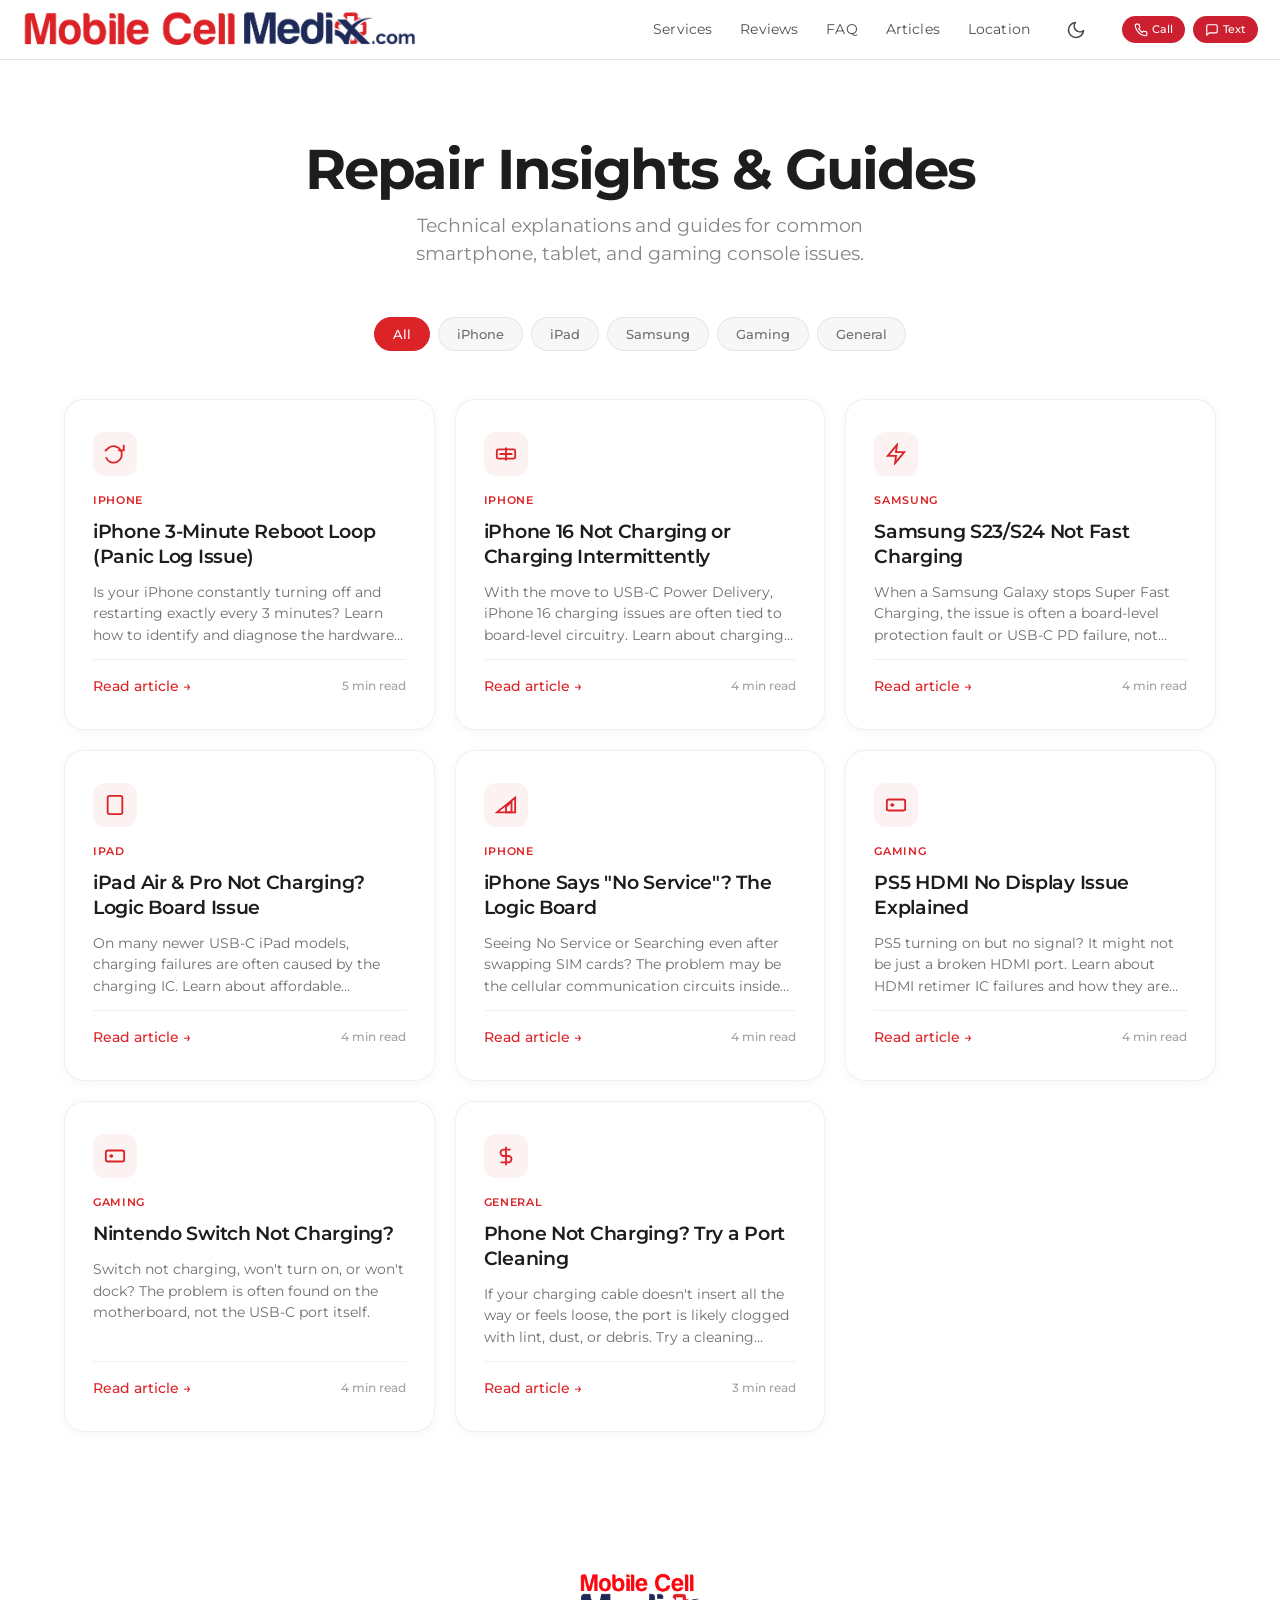
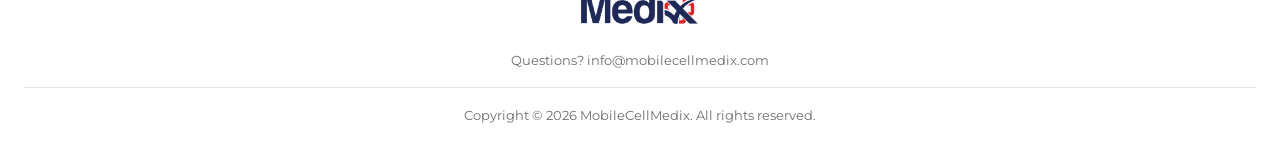
<file: articles/index.html>
<!doctype html>
<html lang="en">
<head>
  <meta charset="UTF-8" />
  <meta name="viewport" content="width=device-width, initial-scale=1.0" />
  <title>Repair Insights & Guides | MobileCellMedix</title>
  <meta name="description" content="Read our latest insights, guides, and technical explanations on common smartphone, tablet, and console repairs." />
  <link rel="canonical" href="https://mobilecellmedix.com/articles/" />
  
  <link rel="preconnect" href="https://fonts.googleapis.com">
  <link rel="preconnect" href="https://fonts.gstatic.com" crossorigin>
  <link href="https://fonts.googleapis.com/css2?family=Montserrat:wght@400;500;600;700&display=swap" rel="stylesheet">
  <link rel="stylesheet" href="../main.css" />
  <link rel="stylesheet" href="article-styles.css" />
  <link rel="icon" href="../photos/logo.png" type="image/png" />
</head>
<body class="article-page">
  <header class="site-header" id="site-header">
    <div class="header-inner">
      <a href="../" class="header-logo"><img src="../photos/logo_name_horizontal.png" alt="Mobile Cell Medix" /></a>
      <nav class="header-nav">
        <a href="../#services" class="header-link">Services</a>
        <a href="../#reviews" class="header-link">Reviews</a>
        <a href="../#faq" class="header-link">FAQ</a>
        <a href="index.html" class="header-link active">Articles</a>
        <a href="../#map-section" class="header-link">Location</a>
        <button class="theme-toggle" id="theme-toggle" aria-label="Toggle light/dark mode">
          <svg class="sun-icon" xmlns="http://www.w3.org/2000/svg" width="20" height="20" viewBox="0 0 24 24"
            fill="none" stroke="currentColor" stroke-width="2" stroke-linecap="round" stroke-linejoin="round">
            <circle cx="12" cy="12" r="5" />
            <line x1="12" y1="1" x2="12" y2="3" />
            <line x1="12" y1="21" x2="12" y2="23" />
            <line x1="4.22" y1="4.22" x2="5.64" y2="5.64" />
            <line x1="18.36" y1="18.36" x2="19.78" y2="19.78" />
            <line x1="1" y1="12" x2="3" y2="12" />
            <line x1="21" y1="12" x2="23" y2="12" />
            <line x1="4.22" y1="19.78" x2="5.64" y2="18.36" />
            <line x1="18.36" y1="5.64" x2="19.78" y2="4.22" />
          </svg>
          <svg class="moon-icon" xmlns="http://www.w3.org/2000/svg" width="20" height="20" viewBox="0 0 24 24"
            fill="none" stroke="currentColor" stroke-width="2" stroke-linecap="round" stroke-linejoin="round"
            style="display: none">
            <path d="M21 12.79A9 9 0 1 1 11.21 3 7 7 0 0 0 21 12.79z" />
          </svg>
        </button>
        <div class="header-contact-group">
          <a href="tel:9053021942" class="header-cta" title="Call us"><svg xmlns="http://www.w3.org/2000/svg" width="14" height="14" viewBox="0 0 24 24" fill="none" stroke="currentColor" stroke-width="2" stroke-linecap="round" stroke-linejoin="round"><path d="M22 16.92v3a2 2 0 0 1-2.18 2 19.79 19.79 0 0 1-8.63-3.07 19.5 19.5 0 0 1-6-6 19.79 19.79 0 0 1-3.07-8.67A2 2 0 0 1 4.11 2h3a2 2 0 0 1 2 1.72 12.84 12.84 0 0 0 .7 2.81 2 2 0 0 1-.45 2.11L8.09 9.91a16 16 0 0 0 6 6l1.27-1.27a2 2 0 0 1 2.11-.45 12.84 12.84 0 0 0 2.81.7A2 2 0 0 1 22 16.92z"></path></svg>Call</a>
          <a href="sms:9053021942" class="header-cta" title="Text us"><svg xmlns="http://www.w3.org/2000/svg" width="14" height="14" viewBox="0 0 24 24" fill="none" stroke="currentColor" stroke-width="2" stroke-linecap="round" stroke-linejoin="round"><path d="M21 15a2 2 0 0 1-2 2H7l-4 4V5a2 2 0 0 1 2-2h14a2 2 0 0 1 2 2z"></path></svg>Text</a>
        </div>
        <button class="mobile-menu-btn" id="mobile-menu-btn" aria-label="Open navigation menu" aria-expanded="false"><span class="hamburger-line"></span><span class="hamburger-line"></span><span class="hamburger-line"></span></button>
      </nav>
    </div>
    <div class="mobile-menu" id="mobile-menu">
      <a href="../" class="mobile-menu-link">
        <svg xmlns="http://www.w3.org/2000/svg" width="18" height="18" viewBox="0 0 24 24" fill="none" stroke="currentColor" stroke-width="1.5"><path d="M3 9l9-7 9 7v11a2 2 0 0 1-2 2H5a2 2 0 0 1-2-2z"/><polyline points="9 22 9 12 15 12 15 22"/></svg>
        Home
      </a>
      <a href="../#services" class="mobile-menu-link">
        <svg xmlns="http://www.w3.org/2000/svg" width="18" height="18" viewBox="0 0 24 24" fill="none" stroke="currentColor" stroke-width="1.5"><rect x="5" y="2" width="14" height="20" rx="2" ry="2"/><line x1="12" y1="18" x2="12.01" y2="18"/></svg>
        Services
      </a>
      <a href="../#reviews" class="mobile-menu-link">
        <svg xmlns="http://www.w3.org/2000/svg" width="18" height="18" viewBox="0 0 24 24" fill="none" stroke="currentColor" stroke-width="1.5"><polygon points="12 2 15.09 8.26 22 9.27 17 14.14 18.18 21.02 12 17.77 5.82 21.02 7 14.14 2 9.27 8.91 8.26 12 2"/></svg>
        Reviews
      </a>
      <a href="../#faq" class="mobile-menu-link">
        <svg xmlns="http://www.w3.org/2000/svg" width="18" height="18" viewBox="0 0 24 24" fill="none" stroke="currentColor" stroke-width="1.5"><circle cx="12" cy="12" r="10" /><path d="M9.09 9a3 3 0 0 1 5.83 1c0 2-3 3-3 3" /><line x1="12" y1="17" x2="12.01" y2="17" /></svg>
        FAQ
      </a>
      <a href="index.html" class="mobile-menu-link">
        <svg xmlns="http://www.w3.org/2000/svg" width="18" height="18" viewBox="0 0 24 24" fill="none" stroke="currentColor" stroke-width="1.5"><path d="M14 2H6a2 2 0 0 0-2 2v16a2 2 0 0 0 2 2h12a2 2 0 0 0 2-2V8z"/><polyline points="14 2 14 8 20 8"/><line x1="16" y1="13" x2="8" y2="13"/><line x1="16" y1="17" x2="8" y2="17"/></svg>
        Articles
      </a>
      <a href="../#map-section" class="mobile-menu-link">
        <svg xmlns="http://www.w3.org/2000/svg" width="18" height="18" viewBox="0 0 24 24" fill="none" stroke="currentColor" stroke-width="1.5"><path d="M21 10c0 7-9 13-9 13s-9-6-9-13a9 9 0 0 1 18 0z"/><circle cx="12" cy="10" r="3"/></svg>
        Location
      </a>
    </div>
  </header>

  <main>
    <div class="articles-hub-hero">
      <h1>Repair Insights & Guides</h1>
      <p>Technical explanations and guides for common smartphone, tablet, and gaming console issues.</p>
    </div>

    <div class="articles-filters">
      <button class="filter-btn active" data-filter="all">All</button>
      <button class="filter-btn" data-filter="iphone">iPhone</button>
      <button class="filter-btn" data-filter="ipad">iPad</button>
      <button class="filter-btn" data-filter="samsung">Samsung</button>
      <button class="filter-btn" data-filter="gaming">Gaming</button>
      <button class="filter-btn" data-filter="general">General</button>
    </div>

    <div class="articles-grid-container">
      <div class="articles-grid" id="articles-grid">
        
        <a href="iphone-reboot-loop-panic.html" class="article-card" data-category="iphone">
          <div class="article-card-icon">
            <svg xmlns="http://www.w3.org/2000/svg" width="22" height="22" viewBox="0 0 24 24" fill="none" stroke="currentColor" stroke-width="2"><path d="M21.5 2v6h-6M2.13 15.57a9 9 0 1 0 3.1-10.42l-4.14 3.6"/></svg>
          </div>
          <span class="article-card-category">iPhone</span>
          <h2>iPhone 3-Minute Reboot Loop (Panic Log Issue)</h2>
          <p>Is your iPhone constantly turning off and restarting exactly every 3 minutes? Learn how to identify and diagnose the hardware sensor faults causing the reboot loop.</p>
          <div class="article-card-footer">
            <span class="article-card-read">Read article →</span>
            <span class="article-card-time">5 min read</span>
          </div>
        </a>

        <a href="iphone-16-not-charging.html" class="article-card" data-category="iphone">
          <div class="article-card-icon">
            <svg xmlns="http://www.w3.org/2000/svg" width="22" height="22" viewBox="0 0 24 24" fill="none" stroke="currentColor" stroke-width="2"><path d="M5 12h14"/><path d="M12 5v14"/><rect x="2" y="7" width="20" height="10" rx="2" ry="2"/></svg>
          </div>
          <span class="article-card-category">iPhone</span>
          <h2>iPhone 16 Not Charging or Charging Intermittently</h2>
          <p>With the move to USB-C Power Delivery, iPhone 16 charging issues are often tied to board-level circuitry. Learn about charging IC faults.</p>
          <div class="article-card-footer">
            <span class="article-card-read">Read article →</span>
            <span class="article-card-time">4 min read</span>
          </div>
        </a>

        <a href="samsung-not-fast-charging.html" class="article-card" data-category="samsung">
          <div class="article-card-icon">
            <svg xmlns="http://www.w3.org/2000/svg" width="22" height="22" viewBox="0 0 24 24" fill="none" stroke="currentColor" stroke-width="2"><path d="M13 2L3 14h9l-1 8 10-12h-9l1-8z"/></svg>
          </div>
          <span class="article-card-category">Samsung</span>
          <h2>Samsung S23/S24 Not Fast Charging</h2>
          <p>When a Samsung Galaxy stops Super Fast Charging, the issue is often a board-level protection fault or USB-C PD failure, not just a dead port.</p>
          <div class="article-card-footer">
            <span class="article-card-read">Read article →</span>
            <span class="article-card-time">4 min read</span>
          </div>
        </a>

        <a href="ipad-not-charging-logic-board.html" class="article-card" data-category="ipad">
          <div class="article-card-icon">
            <svg xmlns="http://www.w3.org/2000/svg" width="22" height="22" viewBox="0 0 24 24" fill="none" stroke="currentColor" stroke-width="2"><rect x="4" y="2" width="16" height="20" rx="2" ry="2"/><line x1="12" y1="18" x2="12.01" y2="18"/></svg>
          </div>
          <span class="article-card-category">iPad</span>
          <h2>iPad Air & Pro Not Charging? Logic Board Issue</h2>
          <p>On many newer USB-C iPad models, charging failures are often caused by the charging IC. Learn about affordable microsoldering repair alternatives.</p>
          <div class="article-card-footer">
            <span class="article-card-read">Read article →</span>
            <span class="article-card-time">4 min read</span>
          </div>
        </a>

        <a href="iphone-no-service.html" class="article-card" data-category="iphone">
          <div class="article-card-icon">
            <svg xmlns="http://www.w3.org/2000/svg" width="22" height="22" viewBox="0 0 24 24" fill="none" stroke="currentColor" stroke-width="2"><path d="M2 20h20V4L2 20z"/><path d="M18 20V8l-6 6v6h6z"/></svg>
          </div>
          <span class="article-card-category">iPhone</span>
          <h2>iPhone Says "No Service"? The Logic Board</h2>
          <p>Seeing No Service or Searching even after swapping SIM cards? The problem may be the cellular communication circuits inside the logic board.</p>
          <div class="article-card-footer">
            <span class="article-card-read">Read article →</span>
            <span class="article-card-time">4 min read</span>
          </div>
        </a>

        <a href="ps5-hdmi-no-display.html" class="article-card" data-category="gaming">
          <div class="article-card-icon">
            <svg xmlns="http://www.w3.org/2000/svg" width="22" height="22" viewBox="0 0 24 24" fill="none" stroke="currentColor" stroke-width="2"><rect x="2" y="6" width="20" height="12" rx="2" ry="2"/><path d="M6 12h4"/><path d="M8 10v4"/><path d="M15 13h.01"/><path d="M18 11h.01"/></svg>
          </div>
          <span class="article-card-category">Gaming</span>
          <h2>PS5 HDMI No Display Issue Explained</h2>
          <p>PS5 turning on but no signal? It might not be just a broken HDMI port. Learn about HDMI retimer IC failures and how they are repaired.</p>
          <div class="article-card-footer">
            <span class="article-card-read">Read article →</span>
            <span class="article-card-time">4 min read</span>
          </div>
        </a>

        <a href="nintendo-switch-not-charging.html" class="article-card" data-category="gaming">
          <div class="article-card-icon">
            <svg xmlns="http://www.w3.org/2000/svg" width="22" height="22" viewBox="0 0 24 24" fill="none" stroke="currentColor" stroke-width="2"><rect x="2" y="6" width="20" height="12" rx="2" ry="2"/><path d="M6 12h4"/><path d="M8 10v4"/><path d="M15 13h.01"/><path d="M18 11h.01"/></svg>
          </div>
          <span class="article-card-category">Gaming</span>
          <h2>Nintendo Switch Not Charging?</h2>
          <p>Switch not charging, won't turn on, or won't dock? The problem is often found on the motherboard, not the USB-C port itself.</p>
          <div class="article-card-footer">
            <span class="article-card-read">Read article →</span>
            <span class="article-card-time">4 min read</span>
          </div>
        </a>

        <a href="charging-port-cleaning.html" class="article-card" data-category="general">
          <div class="article-card-icon">
            <svg xmlns="http://www.w3.org/2000/svg" width="22" height="22" viewBox="0 0 24 24" fill="none" stroke="currentColor" stroke-width="2"><path d="M12 2v20M17 5H9.5a3.5 3.5 0 0 0 0 7h5a3.5 3.5 0 0 1 0 7H6"/></svg>
          </div>
          <span class="article-card-category">General</span>
          <h2>Phone Not Charging? Try a Port Cleaning</h2>
          <p>If your charging cable doesn't insert all the way or feels loose, the port is likely clogged with lint, dust, or debris. Try a cleaning before a repair.</p>
          <div class="article-card-footer">
            <span class="article-card-read">Read article →</span>
            <span class="article-card-time">3 min read</span>
          </div>
        </a>

      </div>
    </div>
  </main>

  <footer class="site-footer"><div class="footer-inner"><img src="../photos/logo_name_wide.png" alt="Mobile Cell Medix" class="footer-logo" /><p>Questions? <a href="mailto:info@mobilecellmedix.com">info@mobilecellmedix.com</a></p><hr class="footer-sep" /><p>Copyright &copy; <span id="footer-year"></span> MobileCellMedix. All rights reserved.</p></div></footer>
  <script>
    document.getElementById('footer-year').textContent=new Date().getFullYear();
    const mb=document.getElementById('mobile-menu-btn'),mm=document.getElementById('mobile-menu');
    if(mb&&mm){mb.addEventListener('click',()=>{mm.classList.toggle('active');mb.classList.toggle('active');mb.setAttribute('aria-expanded',mm.classList.contains('active'))});}
    const t=localStorage.getItem('theme')||'light';if(t==='light')document.body.classList.add('light-mode');const tt=document.getElementById('theme-toggle');if(tt)tt.addEventListener('click',()=>{document.body.classList.toggle('light-mode');localStorage.setItem('theme',document.body.classList.contains('light-mode')?'light':'dark')});
    
    // Category Filtering
    const filters = document.querySelectorAll('.filter-btn');
    const cards = document.querySelectorAll('.article-card');
    
    filters.forEach(btn => {
      btn.addEventListener('click', () => {
        // Update active class
        filters.forEach(f => f.classList.remove('active'));
        btn.classList.add('active');
        
        // Filter cards
        const filter = btn.getAttribute('data-filter');
        cards.forEach(card => {
          if (filter === 'all' || card.getAttribute('data-category') === filter) {
            card.style.display = 'flex';
          } else {
            card.style.display = 'none';
          }
        });
      });
    });
  </script>
</body>
</html>
</file>
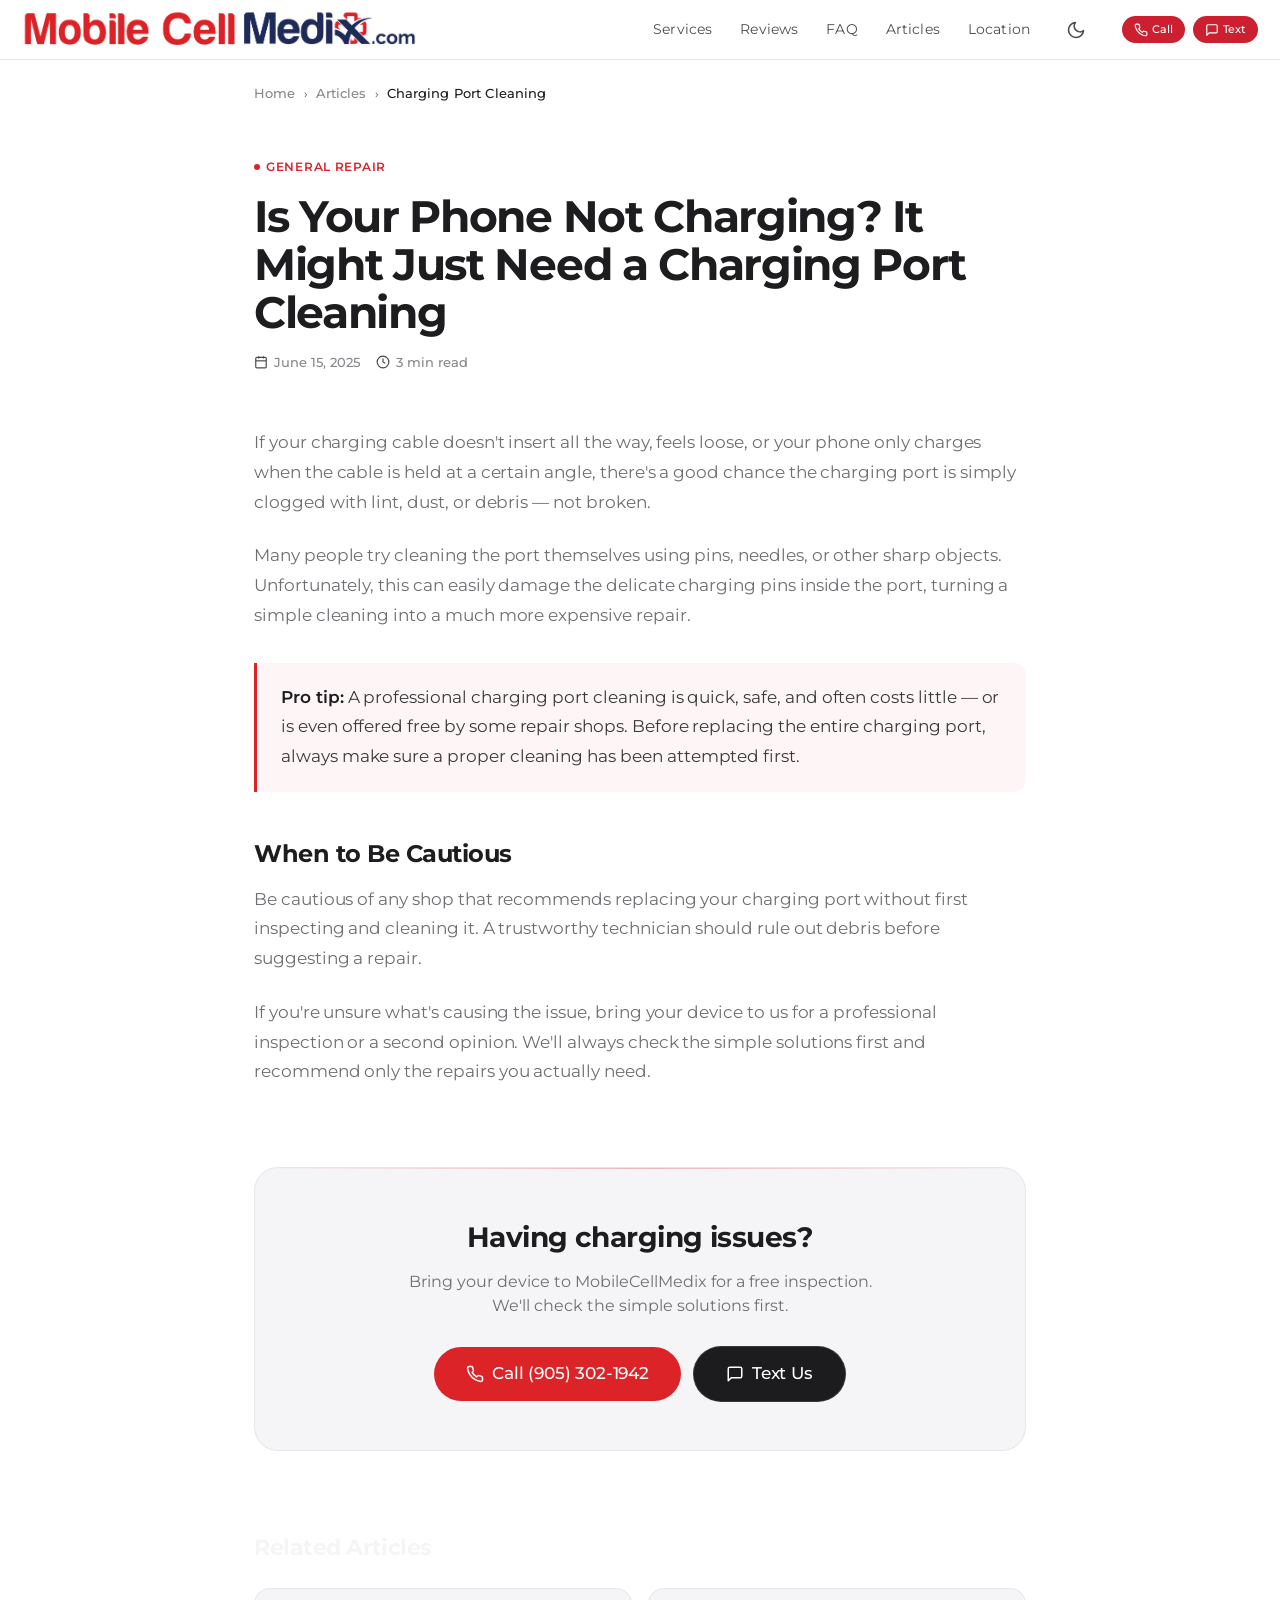
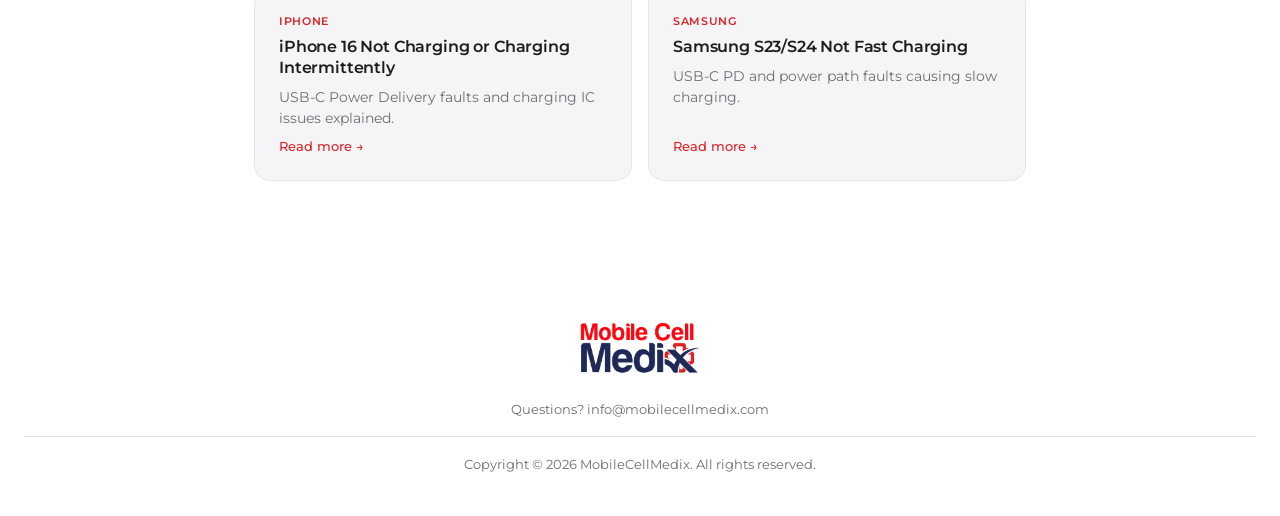
<file: articles/charging-port-cleaning.html>
<!doctype html>
<html lang="en">
<head>
  <meta charset="UTF-8" />
  <meta name="viewport" content="width=device-width, initial-scale=1.0" />
  <title>Phone Not Charging? Try a Charging Port Cleaning First | MobileCellMedix</title>
  <meta name="description" content="Before replacing your charging port, try a professional cleaning. Learn why lint and debris cause charging issues and how MobileCellMedix can help in Mississauga." />
  <link rel="canonical" href="https://mobilecellmedix.com/articles/charging-port-cleaning.html" />

  <!-- Open Graph -->
  <meta property="og:title" content="Phone Not Charging? Try a Charging Port Cleaning First" />
  <meta property="og:description" content="Before replacing your charging port, try a professional cleaning. Learn why lint and debris cause charging issues." />
  <meta property="og:type" content="article" />
  <meta property="og:url" content="https://mobilecellmedix.com/articles/charging-port-cleaning.html" />
  <meta property="og:site_name" content="MobileCellMedix" />

  <!-- Schema.org Article -->
  <script type="application/ld+json">
  {
    "@context": "https://schema.org",
    "@type": "Article",
    "headline": "Is Your Phone Not Charging? It Might Just Need a Charging Port Cleaning",
    "description": "Before replacing your charging port, try a professional cleaning. Learn why lint and debris cause charging issues.",
    "author": {
      "@type": "Organization",
      "name": "MobileCellMedix",
      "url": "https://mobilecellmedix.com"
    },
    "publisher": {
      "@type": "Organization",
      "name": "MobileCellMedix",
      "url": "https://mobilecellmedix.com"
    },
    "datePublished": "2025-06-15",
    "dateModified": "2025-06-15",
    "mainEntityOfPage": "https://mobilecellmedix.com/articles/charging-port-cleaning.html"
  }
  </script>

  <link rel="preconnect" href="https://fonts.googleapis.com">
  <link rel="preconnect" href="https://fonts.gstatic.com" crossorigin>
  <link href="https://fonts.googleapis.com/css2?family=Montserrat:wght@400;500;600;700&display=swap" rel="stylesheet">
  <link rel="stylesheet" href="../main.css" />
  <link rel="stylesheet" href="article-styles.css" />
  <link rel="icon" href="../photos/logo.png" type="image/png" />
</head>
<body class="article-page">

  <header class="site-header" id="site-header">
    <div class="header-inner">
      <a href="../" class="header-logo">
        <img src="../photos/logo_name_horizontal.png" alt="Mobile Cell Medix" />
      </a>
      <nav class="header-nav">
        <a href="../#services" class="header-link">Services</a>
        <a href="../#reviews" class="header-link">Reviews</a>
        <a href="../#faq" class="header-link">FAQ</a>
        <a href="index.html" class="header-link">Articles</a>
        <a href="../#map-section" class="header-link">Location</a>
        <button class="theme-toggle" id="theme-toggle" aria-label="Toggle light/dark mode">
          <svg class="sun-icon" xmlns="http://www.w3.org/2000/svg" width="20" height="20" viewBox="0 0 24 24"
            fill="none" stroke="currentColor" stroke-width="2" stroke-linecap="round" stroke-linejoin="round">
            <circle cx="12" cy="12" r="5" />
            <line x1="12" y1="1" x2="12" y2="3" />
            <line x1="12" y1="21" x2="12" y2="23" />
            <line x1="4.22" y1="4.22" x2="5.64" y2="5.64" />
            <line x1="18.36" y1="18.36" x2="19.78" y2="19.78" />
            <line x1="1" y1="12" x2="3" y2="12" />
            <line x1="21" y1="12" x2="23" y2="12" />
            <line x1="4.22" y1="19.78" x2="5.64" y2="18.36" />
            <line x1="18.36" y1="5.64" x2="19.78" y2="4.22" />
          </svg>
          <svg class="moon-icon" xmlns="http://www.w3.org/2000/svg" width="20" height="20" viewBox="0 0 24 24"
            fill="none" stroke="currentColor" stroke-width="2" stroke-linecap="round" stroke-linejoin="round"
            style="display: none">
            <path d="M21 12.79A9 9 0 1 1 11.21 3 7 7 0 0 0 21 12.79z" />
          </svg>
        </button>
        <div class="header-contact-group">
          <a href="tel:9053021942" class="header-cta" title="Call us">
            <svg xmlns="http://www.w3.org/2000/svg" width="14" height="14" viewBox="0 0 24 24" fill="none" stroke="currentColor" stroke-width="2" stroke-linecap="round" stroke-linejoin="round"><path d="M22 16.92v3a2 2 0 0 1-2.18 2 19.79 19.79 0 0 1-8.63-3.07 19.5 19.5 0 0 1-6-6 19.79 19.79 0 0 1-3.07-8.67A2 2 0 0 1 4.11 2h3a2 2 0 0 1 2 1.72 12.84 12.84 0 0 0 .7 2.81 2 2 0 0 1-.45 2.11L8.09 9.91a16 16 0 0 0 6 6l1.27-1.27a2 2 0 0 1 2.11-.45 12.84 12.84 0 0 0 2.81.7A2 2 0 0 1 22 16.92z"></path></svg>
            Call
          </a>
          <a href="sms:9053021942" class="header-cta" title="Text us">
            <svg xmlns="http://www.w3.org/2000/svg" width="14" height="14" viewBox="0 0 24 24" fill="none" stroke="currentColor" stroke-width="2" stroke-linecap="round" stroke-linejoin="round"><path d="M21 15a2 2 0 0 1-2 2H7l-4 4V5a2 2 0 0 1 2-2h14a2 2 0 0 1 2 2z"></path></svg>
            Text
          </a>
        </div>
        <button class="mobile-menu-btn" id="mobile-menu-btn" aria-label="Open navigation menu" aria-expanded="false">
          <span class="hamburger-line"></span>
          <span class="hamburger-line"></span>
          <span class="hamburger-line"></span>
        </button>
      </nav>
    </div>
    <div class="mobile-menu" id="mobile-menu">
      <a href="../" class="mobile-menu-link">
        <svg xmlns="http://www.w3.org/2000/svg" width="18" height="18" viewBox="0 0 24 24" fill="none" stroke="currentColor" stroke-width="1.5"><path d="M3 9l9-7 9 7v11a2 2 0 0 1-2 2H5a2 2 0 0 1-2-2z"/><polyline points="9 22 9 12 15 12 15 22"/></svg>
        Home
      </a>
      <a href="../#services" class="mobile-menu-link">
        <svg xmlns="http://www.w3.org/2000/svg" width="18" height="18" viewBox="0 0 24 24" fill="none" stroke="currentColor" stroke-width="1.5"><rect x="5" y="2" width="14" height="20" rx="2" ry="2"/><line x1="12" y1="18" x2="12.01" y2="18"/></svg>
        Services
      </a>
      <a href="../#reviews" class="mobile-menu-link">
        <svg xmlns="http://www.w3.org/2000/svg" width="18" height="18" viewBox="0 0 24 24" fill="none" stroke="currentColor" stroke-width="1.5"><polygon points="12 2 15.09 8.26 22 9.27 17 14.14 18.18 21.02 12 17.77 5.82 21.02 7 14.14 2 9.27 8.91 8.26 12 2"/></svg>
        Reviews
      </a>
      <a href="../#faq" class="mobile-menu-link">
        <svg xmlns="http://www.w3.org/2000/svg" width="18" height="18" viewBox="0 0 24 24" fill="none" stroke="currentColor" stroke-width="1.5"><circle cx="12" cy="12" r="10" /><path d="M9.09 9a3 3 0 0 1 5.83 1c0 2-3 3-3 3" /><line x1="12" y1="17" x2="12.01" y2="17" /></svg>
        FAQ
      </a>
      <a href="index.html" class="mobile-menu-link">
        <svg xmlns="http://www.w3.org/2000/svg" width="18" height="18" viewBox="0 0 24 24" fill="none" stroke="currentColor" stroke-width="1.5"><path d="M14 2H6a2 2 0 0 0-2 2v16a2 2 0 0 0 2 2h12a2 2 0 0 0 2-2V8z"/><polyline points="14 2 14 8 20 8"/><line x1="16" y1="13" x2="8" y2="13"/><line x1="16" y1="17" x2="8" y2="17"/></svg>
        Articles
      </a>
      <a href="../#map-section" class="mobile-menu-link">
        <svg xmlns="http://www.w3.org/2000/svg" width="18" height="18" viewBox="0 0 24 24" fill="none" stroke="currentColor" stroke-width="1.5"><path d="M21 10c0 7-9 13-9 13s-9-6-9-13a9 9 0 0 1 18 0z"/><circle cx="12" cy="10" r="3"/></svg>
        Location
      </a>
    </div>
  </header>

  <main>
    <div class="breadcrumbs">
      <nav aria-label="Breadcrumb">
        <a href="../" class="breadcrumb-link">Home</a>
        <span class="breadcrumb-sep">›</span>
        <a href="index.html" class="breadcrumb-link">Articles</a>
        <span class="breadcrumb-sep">›</span>
        <span class="breadcrumb-current">Charging Port Cleaning</span>
      </nav>
    </div>

    <article>
      <div class="article-header">
        <div class="article-category">
          <span class="article-category-dot"></span>
          General Repair
        </div>
        <h1>Is Your Phone Not Charging? It Might Just Need a Charging Port Cleaning</h1>
        <div class="article-meta">
          <span class="article-meta-item">
            <svg xmlns="http://www.w3.org/2000/svg" width="14" height="14" viewBox="0 0 24 24" fill="none" stroke="currentColor" stroke-width="2"><rect x="3" y="4" width="18" height="18" rx="2" ry="2"/><line x1="16" y1="2" x2="16" y2="6"/><line x1="8" y1="2" x2="8" y2="6"/><line x1="3" y1="10" x2="21" y2="10"/></svg>
            June 15, 2025
          </span>
          <span class="article-meta-item">
            <svg xmlns="http://www.w3.org/2000/svg" width="14" height="14" viewBox="0 0 24 24" fill="none" stroke="currentColor" stroke-width="2"><circle cx="12" cy="12" r="10"/><polyline points="12 6 12 12 16 14"/></svg>
            3 min read
          </span>
        </div>
      </div>

      <div class="article-body">
        <p>If your charging cable doesn't insert all the way, feels loose, or your phone only charges when the cable is held at a certain angle, there's a good chance the charging port is simply clogged with lint, dust, or debris — not broken.</p>

        <p>Many people try cleaning the port themselves using pins, needles, or other sharp objects. Unfortunately, this can easily damage the delicate charging pins inside the port, turning a simple cleaning into a much more expensive repair.</p>

        <div class="callout">
          <p><strong>Pro tip:</strong> A professional charging port cleaning is quick, safe, and often costs little — or is even offered free by some repair shops. Before replacing the entire charging port, always make sure a proper cleaning has been attempted first.</p>
        </div>

        <h2>When to Be Cautious</h2>

        <p>Be cautious of any shop that recommends replacing your charging port without first inspecting and cleaning it. A trustworthy technician should rule out debris before suggesting a repair.</p>

        <p>If you're unsure what's causing the issue, bring your device to us for a professional inspection or a second opinion. We'll always check the simple solutions first and recommend only the repairs you actually need.</p>
      </div>
    </article>

    <div class="article-cta">
      <div class="article-cta-card">
        <h2>Having charging issues?</h2>
        <p>Bring your device to MobileCellMedix for a free inspection. We'll check the simple solutions first.</p>
        <div class="article-cta-buttons">
          <a href="tel:9053021942" class="btn-primary">
            <svg xmlns="http://www.w3.org/2000/svg" width="18" height="18" viewBox="0 0 24 24" fill="none" stroke="currentColor" stroke-width="2" stroke-linecap="round" stroke-linejoin="round"><path d="M22 16.92v3a2 2 0 0 1-2.18 2 19.79 19.79 0 0 1-8.63-3.07 19.5 19.5 0 0 1-6-6 19.79 19.79 0 0 1-3.07-8.67A2 2 0 0 1 4.11 2h3a2 2 0 0 1 2 1.72 12.84 12.84 0 0 0 .7 2.81 2 2 0 0 1-.45 2.11L8.09 9.91a16 16 0 0 0 6 6l1.27-1.27a2 2 0 0 1 2.11-.45 12.84 12.84 0 0 0 2.81.7A2 2 0 0 1 22 16.92z"></path></svg>
            Call (905) 302‑1942
          </a>
          <a href="sms:9053021942" class="btn-primary" style="background:#1c1c1e; border:1px solid rgba(255,255,255,0.12);">
            <svg xmlns="http://www.w3.org/2000/svg" width="18" height="18" viewBox="0 0 24 24" fill="none" stroke="currentColor" stroke-width="2" stroke-linecap="round" stroke-linejoin="round"><path d="M21 15a2 2 0 0 1-2 2H7l-4 4V5a2 2 0 0 1 2-2h14a2 2 0 0 1 2 2z"></path></svg>
            Text Us
          </a>
        </div>
      </div>
    </div>

    <div class="related-articles">
      <h2>Related Articles</h2>
      <div class="related-grid">
        <a href="iphone-16-not-charging.html" class="related-card">
          <span class="related-card-category">iPhone</span>
          <h3>iPhone 16 Not Charging or Charging Intermittently</h3>
          <p>USB-C Power Delivery faults and charging IC issues explained.</p>
          <span class="related-card-arrow">Read more →</span>
        </a>
        <a href="samsung-not-fast-charging.html" class="related-card">
          <span class="related-card-category">Samsung</span>
          <h3>Samsung S23/S24 Not Fast Charging</h3>
          <p>USB-C PD and power path faults causing slow charging.</p>
          <span class="related-card-arrow">Read more →</span>
        </a>
      </div>
    </div>
  </main>

  <footer class="site-footer">
    <div class="footer-inner">
      <img src="../photos/logo_name_wide.png" alt="Mobile Cell Medix" class="footer-logo" />
      <p>Questions? <a href="mailto:info@mobilecellmedix.com">info@mobilecellmedix.com</a></p>
      <hr class="footer-sep" />
      <p>Copyright &copy; <span id="footer-year"></span> MobileCellMedix. All rights reserved.</p>
    </div>
  </footer>

  <script>
    document.getElementById('footer-year').textContent = new Date().getFullYear();
    // Mobile menu
    const mb = document.getElementById('mobile-menu-btn'), mm = document.getElementById('mobile-menu');
    if(mb&&mm){mb.addEventListener('click',()=>{mm.classList.toggle('active');mb.classList.toggle('active');mb.setAttribute('aria-expanded',mm.classList.contains('active'))});}
    // Theme
    const t=localStorage.getItem('theme')||'light';if(t==='light')document.body.classList.add('light-mode');const tt=document.getElementById('theme-toggle');if(tt)tt.addEventListener('click',()=>{document.body.classList.toggle('light-mode');localStorage.setItem('theme',document.body.classList.contains('light-mode')?'light':'dark')});
  </script>
</body>
</html>
</file>
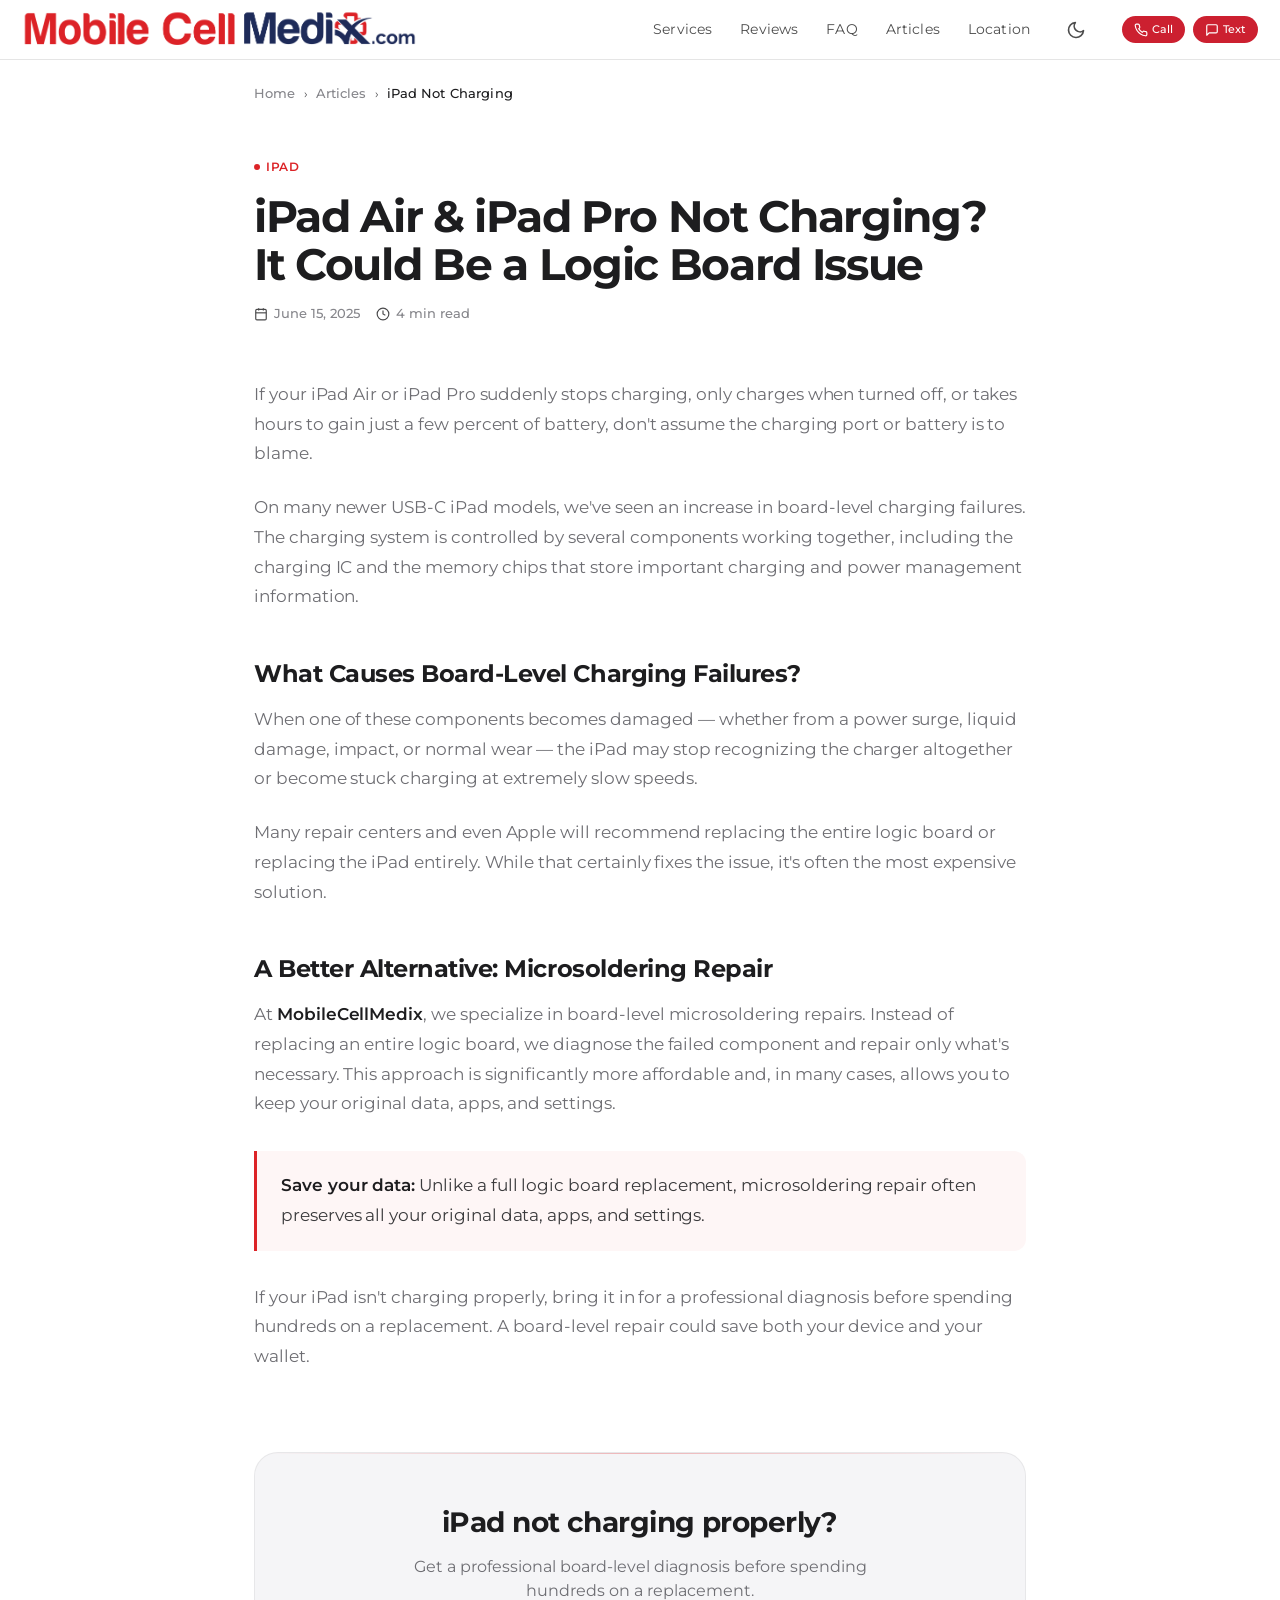
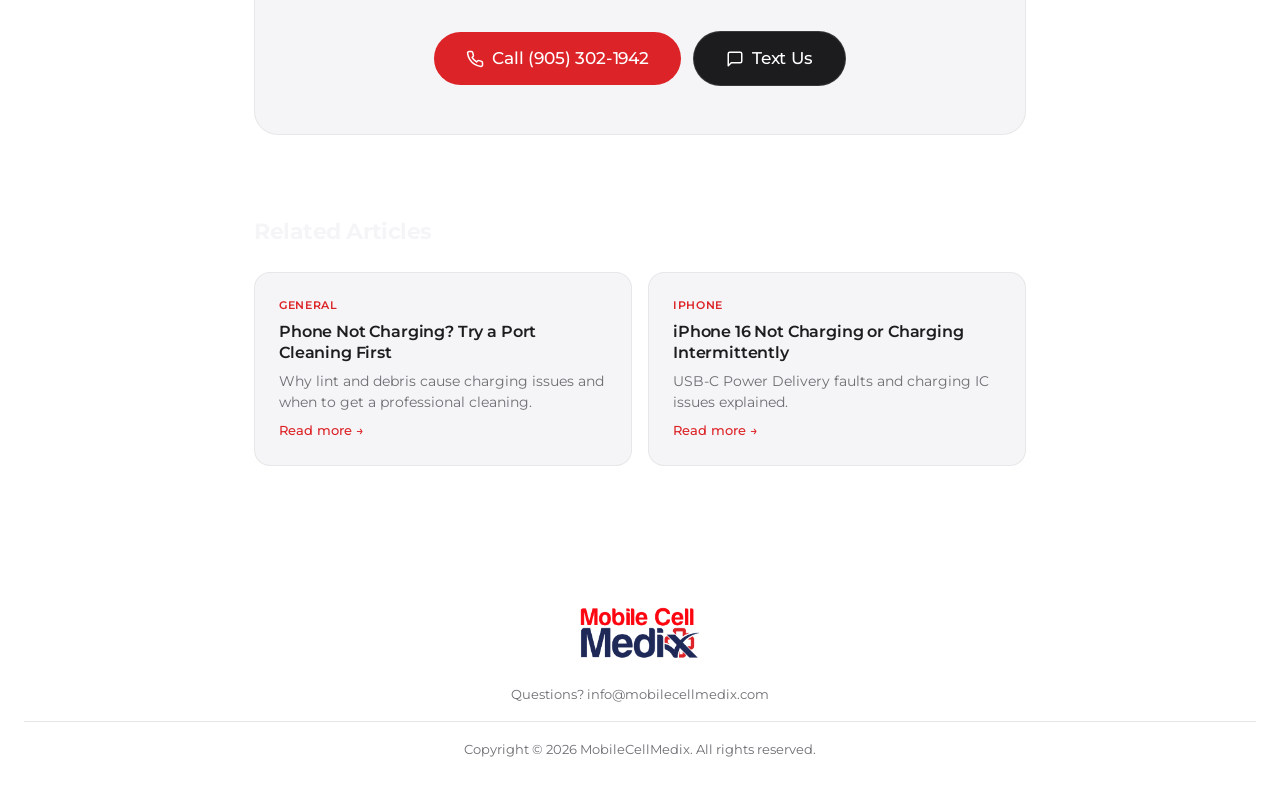
<file: articles/ipad-not-charging-logic-board.html>
<!doctype html>
<html lang="en">
<head>
  <meta charset="UTF-8" />
  <meta name="viewport" content="width=device-width, initial-scale=1.0" />
  <title>iPad Air & Pro Not Charging? Logic Board Repair | MobileCellMedix</title>
  <meta name="description" content="iPad Air or Pro not charging or charging very slowly? The issue may be a logic board charging IC failure. MobileCellMedix offers affordable microsoldering repair in Mississauga." />
  <link rel="canonical" href="https://mobilecellmedix.com/articles/ipad-not-charging-logic-board.html" />
  <meta property="og:title" content="iPad Air & Pro Not Charging? It Could Be a Logic Board Issue" />
  <meta property="og:description" content="iPad not charging or extremely slow? Learn about board-level charging failures and affordable microsoldering repair." />
  <meta property="og:type" content="article" />
  <meta property="og:url" content="https://mobilecellmedix.com/articles/ipad-not-charging-logic-board.html" />
  <meta property="og:site_name" content="MobileCellMedix" />
  <script type="application/ld+json">
  {"@context":"https://schema.org","@type":"Article","headline":"iPad Air & iPad Pro Not Charging? It Could Be a Logic Board Issue","description":"iPad not charging or extremely slow? Learn about board-level charging failures and affordable microsoldering repair.","author":{"@type":"Organization","name":"MobileCellMedix","url":"https://mobilecellmedix.com"},"publisher":{"@type":"Organization","name":"MobileCellMedix","url":"https://mobilecellmedix.com"},"datePublished":"2025-06-15","dateModified":"2025-06-15","mainEntityOfPage":"https://mobilecellmedix.com/articles/ipad-not-charging-logic-board.html"}
  </script>
  <link rel="preconnect" href="https://fonts.googleapis.com">
  <link rel="preconnect" href="https://fonts.gstatic.com" crossorigin>
  <link href="https://fonts.googleapis.com/css2?family=Montserrat:wght@400;500;600;700&display=swap" rel="stylesheet">
  <link rel="stylesheet" href="../main.css" />
  <link rel="stylesheet" href="article-styles.css" />
  <link rel="icon" href="../photos/logo.png" type="image/png" />
</head>
<body class="article-page">
  <header class="site-header" id="site-header">
    <div class="header-inner">
      <a href="../" class="header-logo"><img src="../photos/logo_name_horizontal.png" alt="Mobile Cell Medix" /></a>
      <nav class="header-nav">
        <a href="../#services" class="header-link">Services</a>
        <a href="../#reviews" class="header-link">Reviews</a>
        <a href="../#faq" class="header-link">FAQ</a>
        <a href="index.html" class="header-link">Articles</a>
        <a href="../#map-section" class="header-link">Location</a>
        <button class="theme-toggle" id="theme-toggle" aria-label="Toggle light/dark mode">
          <svg class="sun-icon" xmlns="http://www.w3.org/2000/svg" width="20" height="20" viewBox="0 0 24 24"
            fill="none" stroke="currentColor" stroke-width="2" stroke-linecap="round" stroke-linejoin="round">
            <circle cx="12" cy="12" r="5" />
            <line x1="12" y1="1" x2="12" y2="3" />
            <line x1="12" y1="21" x2="12" y2="23" />
            <line x1="4.22" y1="4.22" x2="5.64" y2="5.64" />
            <line x1="18.36" y1="18.36" x2="19.78" y2="19.78" />
            <line x1="1" y1="12" x2="3" y2="12" />
            <line x1="21" y1="12" x2="23" y2="12" />
            <line x1="4.22" y1="19.78" x2="5.64" y2="18.36" />
            <line x1="18.36" y1="5.64" x2="19.78" y2="4.22" />
          </svg>
          <svg class="moon-icon" xmlns="http://www.w3.org/2000/svg" width="20" height="20" viewBox="0 0 24 24"
            fill="none" stroke="currentColor" stroke-width="2" stroke-linecap="round" stroke-linejoin="round"
            style="display: none">
            <path d="M21 12.79A9 9 0 1 1 11.21 3 7 7 0 0 0 21 12.79z" />
          </svg>
        </button>
        <div class="header-contact-group">
          <a href="tel:9053021942" class="header-cta" title="Call us"><svg xmlns="http://www.w3.org/2000/svg" width="14" height="14" viewBox="0 0 24 24" fill="none" stroke="currentColor" stroke-width="2" stroke-linecap="round" stroke-linejoin="round"><path d="M22 16.92v3a2 2 0 0 1-2.18 2 19.79 19.79 0 0 1-8.63-3.07 19.5 19.5 0 0 1-6-6 19.79 19.79 0 0 1-3.07-8.67A2 2 0 0 1 4.11 2h3a2 2 0 0 1 2 1.72 12.84 12.84 0 0 0 .7 2.81 2 2 0 0 1-.45 2.11L8.09 9.91a16 16 0 0 0 6 6l1.27-1.27a2 2 0 0 1 2.11-.45 12.84 12.84 0 0 0 2.81.7A2 2 0 0 1 22 16.92z"></path></svg>Call</a>
          <a href="sms:9053021942" class="header-cta" title="Text us"><svg xmlns="http://www.w3.org/2000/svg" width="14" height="14" viewBox="0 0 24 24" fill="none" stroke="currentColor" stroke-width="2" stroke-linecap="round" stroke-linejoin="round"><path d="M21 15a2 2 0 0 1-2 2H7l-4 4V5a2 2 0 0 1 2-2h14a2 2 0 0 1 2 2z"></path></svg>Text</a>
        </div>
        <button class="mobile-menu-btn" id="mobile-menu-btn" aria-label="Open navigation menu" aria-expanded="false"><span class="hamburger-line"></span><span class="hamburger-line"></span><span class="hamburger-line"></span></button>
      </nav>
    </div>
    <div class="mobile-menu" id="mobile-menu">
      <a href="../" class="mobile-menu-link">
        <svg xmlns="http://www.w3.org/2000/svg" width="18" height="18" viewBox="0 0 24 24" fill="none" stroke="currentColor" stroke-width="1.5"><path d="M3 9l9-7 9 7v11a2 2 0 0 1-2 2H5a2 2 0 0 1-2-2z"/><polyline points="9 22 9 12 15 12 15 22"/></svg>
        Home
      </a>
      <a href="../#services" class="mobile-menu-link">
        <svg xmlns="http://www.w3.org/2000/svg" width="18" height="18" viewBox="0 0 24 24" fill="none" stroke="currentColor" stroke-width="1.5"><rect x="5" y="2" width="14" height="20" rx="2" ry="2"/><line x1="12" y1="18" x2="12.01" y2="18"/></svg>
        Services
      </a>
      <a href="../#reviews" class="mobile-menu-link">
        <svg xmlns="http://www.w3.org/2000/svg" width="18" height="18" viewBox="0 0 24 24" fill="none" stroke="currentColor" stroke-width="1.5"><polygon points="12 2 15.09 8.26 22 9.27 17 14.14 18.18 21.02 12 17.77 5.82 21.02 7 14.14 2 9.27 8.91 8.26 12 2"/></svg>
        Reviews
      </a>
      <a href="../#faq" class="mobile-menu-link">
        <svg xmlns="http://www.w3.org/2000/svg" width="18" height="18" viewBox="0 0 24 24" fill="none" stroke="currentColor" stroke-width="1.5"><circle cx="12" cy="12" r="10" /><path d="M9.09 9a3 3 0 0 1 5.83 1c0 2-3 3-3 3" /><line x1="12" y1="17" x2="12.01" y2="17" /></svg>
        FAQ
      </a>
      <a href="index.html" class="mobile-menu-link">
        <svg xmlns="http://www.w3.org/2000/svg" width="18" height="18" viewBox="0 0 24 24" fill="none" stroke="currentColor" stroke-width="1.5"><path d="M14 2H6a2 2 0 0 0-2 2v16a2 2 0 0 0 2 2h12a2 2 0 0 0 2-2V8z"/><polyline points="14 2 14 8 20 8"/><line x1="16" y1="13" x2="8" y2="13"/><line x1="16" y1="17" x2="8" y2="17"/></svg>
        Articles
      </a>
      <a href="../#map-section" class="mobile-menu-link">
        <svg xmlns="http://www.w3.org/2000/svg" width="18" height="18" viewBox="0 0 24 24" fill="none" stroke="currentColor" stroke-width="1.5"><path d="M21 10c0 7-9 13-9 13s-9-6-9-13a9 9 0 0 1 18 0z"/><circle cx="12" cy="10" r="3"/></svg>
        Location
      </a>
    </div>
  </header>

  <main>
    <div class="breadcrumbs"><nav aria-label="Breadcrumb"><a href="../" class="breadcrumb-link">Home</a><span class="breadcrumb-sep">›</span><a href="index.html" class="breadcrumb-link">Articles</a><span class="breadcrumb-sep">›</span><span class="breadcrumb-current">iPad Not Charging</span></nav></div>

    <article>
      <div class="article-header">
        <div class="article-category"><span class="article-category-dot"></span>iPad</div>
        <h1>iPad Air &amp; iPad Pro Not Charging? It Could Be a Logic Board Issue</h1>
        <div class="article-meta">
          <span class="article-meta-item"><svg xmlns="http://www.w3.org/2000/svg" width="14" height="14" viewBox="0 0 24 24" fill="none" stroke="currentColor" stroke-width="2"><rect x="3" y="4" width="18" height="18" rx="2" ry="2"/><line x1="16" y1="2" x2="16" y2="6"/><line x1="8" y1="2" x2="8" y2="6"/><line x1="3" y1="10" x2="21" y2="10"/></svg>June 15, 2025</span>
          <span class="article-meta-item"><svg xmlns="http://www.w3.org/2000/svg" width="14" height="14" viewBox="0 0 24 24" fill="none" stroke="currentColor" stroke-width="2"><circle cx="12" cy="12" r="10"/><polyline points="12 6 12 12 16 14"/></svg>4 min read</span>
        </div>
      </div>

      <div class="article-body">
        <p>If your iPad Air or iPad Pro suddenly stops charging, only charges when turned off, or takes hours to gain just a few percent of battery, don't assume the charging port or battery is to blame.</p>

        <p>On many newer USB-C iPad models, we've seen an increase in board-level charging failures. The charging system is controlled by several components working together, including the charging IC and the memory chips that store important charging and power management information.</p>

        <h2>What Causes Board-Level Charging Failures?</h2>

        <p>When one of these components becomes damaged — whether from a power surge, liquid damage, impact, or normal wear — the iPad may stop recognizing the charger altogether or become stuck charging at extremely slow speeds.</p>

        <p>Many repair centers and even Apple will recommend replacing the entire logic board or replacing the iPad entirely. While that certainly fixes the issue, it's often the most expensive solution.</p>

        <h2>A Better Alternative: Microsoldering Repair</h2>

        <p>At <strong>MobileCellMedix</strong>, we specialize in board-level microsoldering repairs. Instead of replacing an entire logic board, we diagnose the failed component and repair only what's necessary. This approach is significantly more affordable and, in many cases, allows you to keep your original data, apps, and settings.</p>

        <div class="callout">
          <p><strong>Save your data:</strong> Unlike a full logic board replacement, microsoldering repair often preserves all your original data, apps, and settings.</p>
        </div>

        <p>If your iPad isn't charging properly, bring it in for a professional diagnosis before spending hundreds on a replacement. A board-level repair could save both your device and your wallet.</p>
      </div>
    </article>

    <div class="article-cta">
      <div class="article-cta-card">
        <h2>iPad not charging properly?</h2>
        <p>Get a professional board-level diagnosis before spending hundreds on a replacement.</p>
        <div class="article-cta-buttons">
          <a href="tel:9053021942" class="btn-primary"><svg xmlns="http://www.w3.org/2000/svg" width="18" height="18" viewBox="0 0 24 24" fill="none" stroke="currentColor" stroke-width="2" stroke-linecap="round" stroke-linejoin="round"><path d="M22 16.92v3a2 2 0 0 1-2.18 2 19.79 19.79 0 0 1-8.63-3.07 19.5 19.5 0 0 1-6-6 19.79 19.79 0 0 1-3.07-8.67A2 2 0 0 1 4.11 2h3a2 2 0 0 1 2 1.72 12.84 12.84 0 0 0 .7 2.81 2 2 0 0 1-.45 2.11L8.09 9.91a16 16 0 0 0 6 6l1.27-1.27a2 2 0 0 1 2.11-.45 12.84 12.84 0 0 0 2.81.7A2 2 0 0 1 22 16.92z"></path></svg>Call (905) 302‑1942</a>
          <a href="sms:9053021942" class="btn-primary" style="background:#1c1c1e; border:1px solid rgba(255,255,255,0.12);"><svg xmlns="http://www.w3.org/2000/svg" width="18" height="18" viewBox="0 0 24 24" fill="none" stroke="currentColor" stroke-width="2" stroke-linecap="round" stroke-linejoin="round"><path d="M21 15a2 2 0 0 1-2 2H7l-4 4V5a2 2 0 0 1 2-2h14a2 2 0 0 1 2 2z"></path></svg>Text Us</a>
        </div>
      </div>
    </div>

    <div class="related-articles">
      <h2>Related Articles</h2>
      <div class="related-grid">
        <a href="charging-port-cleaning.html" class="related-card"><span class="related-card-category">General</span><h3>Phone Not Charging? Try a Port Cleaning First</h3><p>Why lint and debris cause charging issues and when to get a professional cleaning.</p><span class="related-card-arrow">Read more →</span></a>
        <a href="iphone-16-not-charging.html" class="related-card"><span class="related-card-category">iPhone</span><h3>iPhone 16 Not Charging or Charging Intermittently</h3><p>USB-C Power Delivery faults and charging IC issues explained.</p><span class="related-card-arrow">Read more →</span></a>
      </div>
    </div>
  </main>

  <footer class="site-footer"><div class="footer-inner"><img src="../photos/logo_name_wide.png" alt="Mobile Cell Medix" class="footer-logo" /><p>Questions? <a href="mailto:info@mobilecellmedix.com">info@mobilecellmedix.com</a></p><hr class="footer-sep" /><p>Copyright &copy; <span id="footer-year"></span> MobileCellMedix. All rights reserved.</p></div></footer>

  <script>
    document.getElementById('footer-year').textContent=new Date().getFullYear();
    const mb=document.getElementById('mobile-menu-btn'),mm=document.getElementById('mobile-menu');
    if(mb&&mm){mb.addEventListener('click',()=>{mm.classList.toggle('active');mb.classList.toggle('active');mb.setAttribute('aria-expanded',mm.classList.contains('active'))});}
    const t=localStorage.getItem('theme')||'light';if(t==='light')document.body.classList.add('light-mode');const tt=document.getElementById('theme-toggle');if(tt)tt.addEventListener('click',()=>{document.body.classList.toggle('light-mode');localStorage.setItem('theme',document.body.classList.contains('light-mode')?'light':'dark')});
  </script>
</body>
</html>
</file>
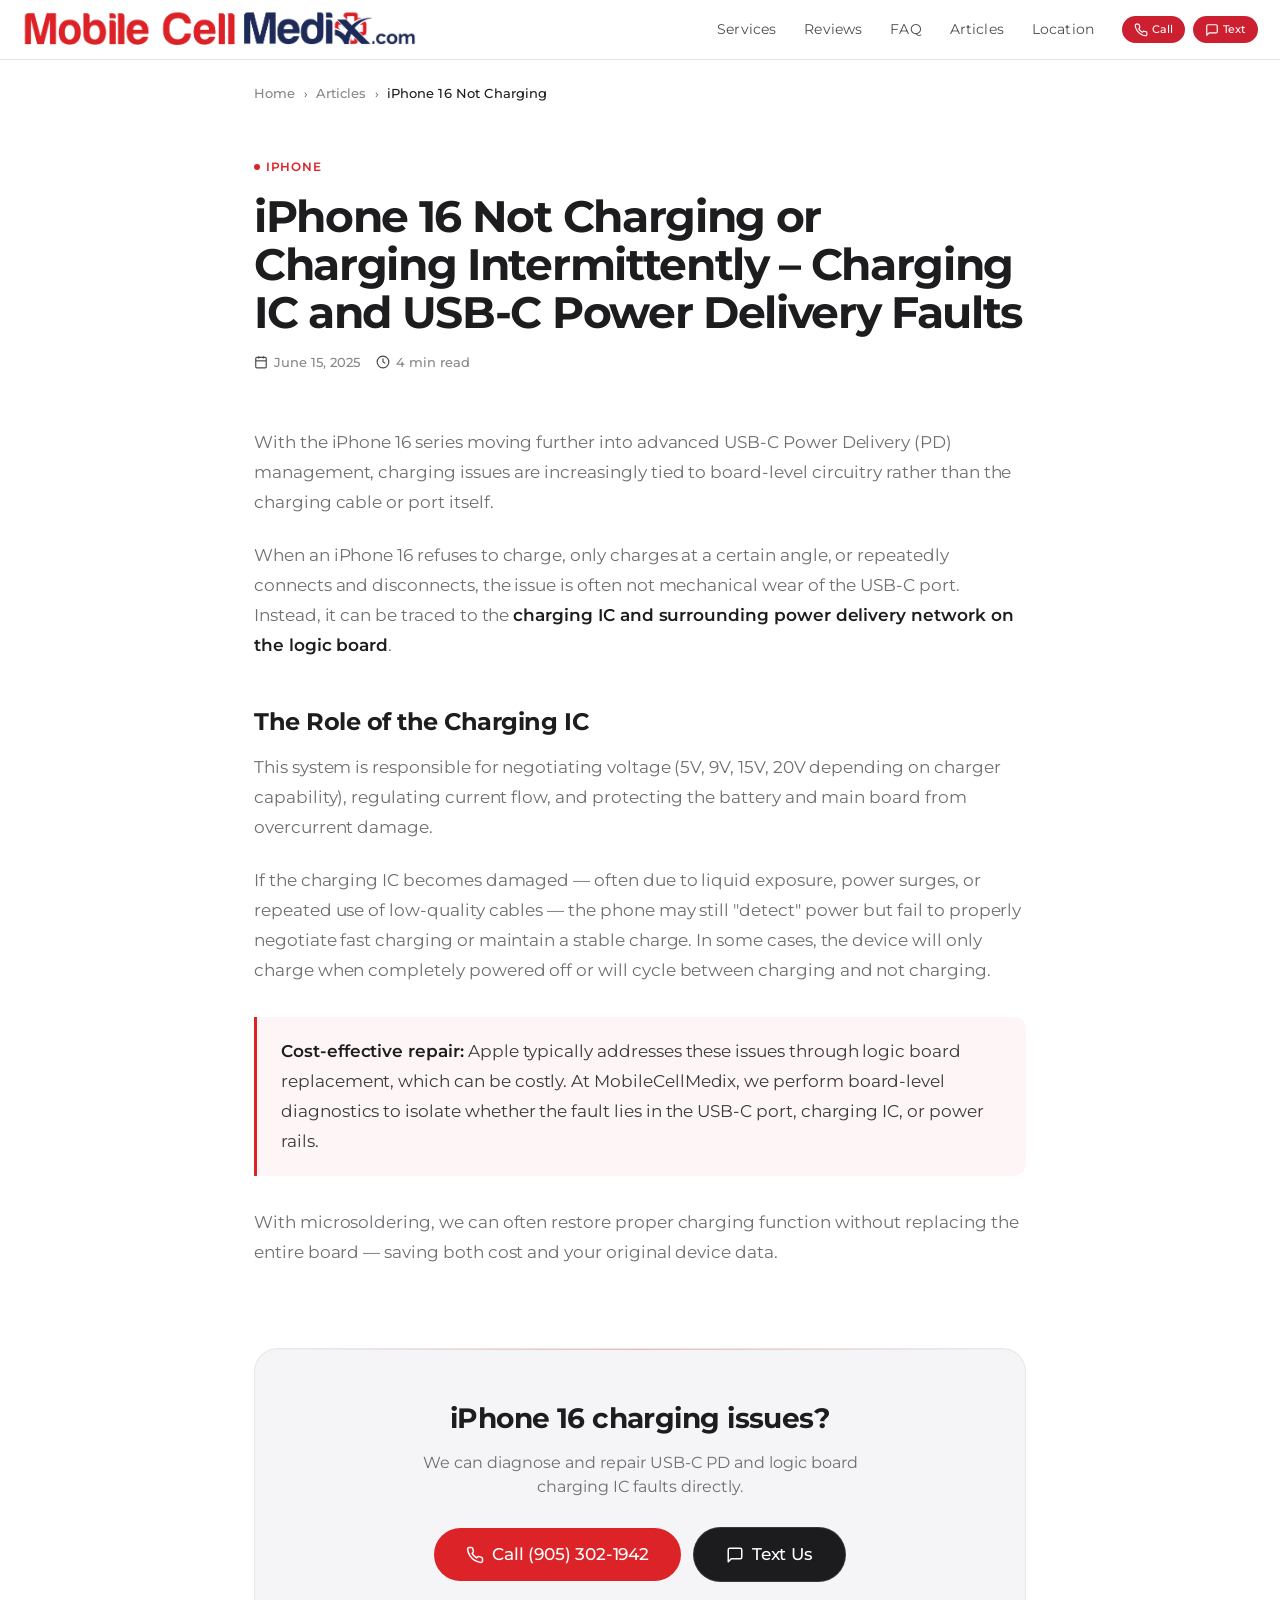
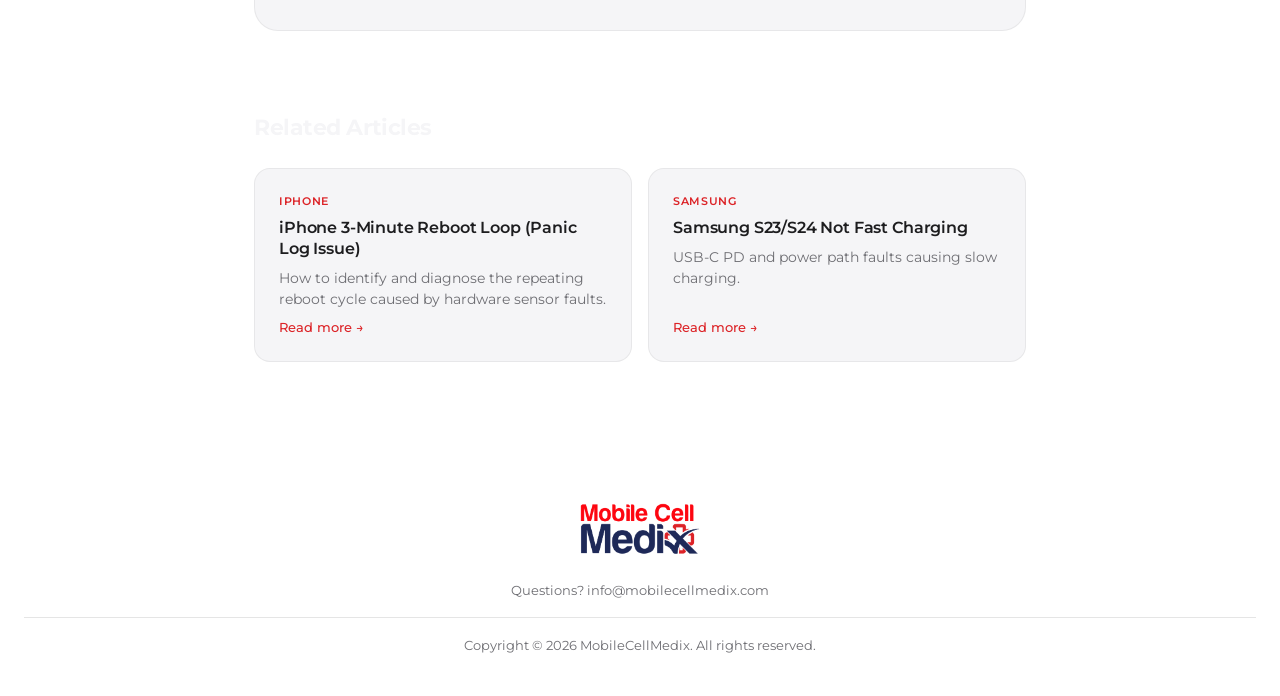
<file: articles/iphone-16-not-charging.html>
<!doctype html>
<html lang="en">
<head>
  <meta charset="UTF-8" />
  <meta name="viewport" content="width=device-width, initial-scale=1.0" />
  <title>iPhone 16 Not Charging? USB-C Power Delivery Faults | MobileCellMedix</title>
  <meta name="description" content="iPhone 16 refusing to charge or charging intermittently? Learn about USB-C charging IC faults on the logic board and how we can repair them." />
  <link rel="canonical" href="https://mobilecellmedix.com/articles/iphone-16-not-charging.html" />
  <meta property="og:title" content="iPhone 16 Not Charging or Charging Intermittently Explained" />
  <meta property="og:description" content="iPhone 16 won't charge? The issue is often the charging IC, not just a worn-out port." />
  <meta property="og:type" content="article" />
  <meta property="og:url" content="https://mobilecellmedix.com/articles/iphone-16-not-charging.html" />
  <meta property="og:site_name" content="MobileCellMedix" />
  <script type="application/ld+json">
  {"@context":"https://schema.org","@type":"Article","headline":"iPhone 16 Not Charging or Charging Intermittently – Charging IC and USB-C Power Delivery Faults","description":"iPhone 16 refusing to charge? Learn about USB-C charging IC faults on the logic board.","author":{"@type":"Organization","name":"MobileCellMedix","url":"https://mobilecellmedix.com"},"publisher":{"@type":"Organization","name":"MobileCellMedix","url":"https://mobilecellmedix.com"},"datePublished":"2025-06-15","dateModified":"2025-06-15","mainEntityOfPage":"https://mobilecellmedix.com/articles/iphone-16-not-charging.html"}
  </script>
  <link rel="preconnect" href="https://fonts.googleapis.com"><link rel="preconnect" href="https://fonts.gstatic.com" crossorigin>
  <link href="https://fonts.googleapis.com/css2?family=Montserrat:wght@400;500;600;700&display=swap" rel="stylesheet">
  <link rel="stylesheet" href="../main.css" /><link rel="stylesheet" href="article-styles.css" /><link rel="icon" href="../photos/logo.png" type="image/png" />
</head>
<body class="article-page">
  <header class="site-header" id="site-header"><div class="header-inner"><a href="../" class="header-logo"><img src="../photos/logo_name_horizontal.png" alt="Mobile Cell Medix" /></a><nav class="header-nav"><a href="../#services" class="header-link">Services</a><a href="../#reviews" class="header-link">Reviews</a>
        <a href="../#faq" class="header-link">FAQ</a>
        <a href="index.html" class="header-link">Articles</a><a href="../#map-section" class="header-link">Location</a><div class="header-contact-group"><a href="tel:9053021942" class="header-cta" title="Call us"><svg xmlns="http://www.w3.org/2000/svg" width="14" height="14" viewBox="0 0 24 24" fill="none" stroke="currentColor" stroke-width="2" stroke-linecap="round" stroke-linejoin="round"><path d="M22 16.92v3a2 2 0 0 1-2.18 2 19.79 19.79 0 0 1-8.63-3.07 19.5 19.5 0 0 1-6-6 19.79 19.79 0 0 1-3.07-8.67A2 2 0 0 1 4.11 2h3a2 2 0 0 1 2 1.72 12.84 12.84 0 0 0 .7 2.81 2 2 0 0 1-.45 2.11L8.09 9.91a16 16 0 0 0 6 6l1.27-1.27a2 2 0 0 1 2.11-.45 12.84 12.84 0 0 0 2.81.7A2 2 0 0 1 22 16.92z"></path></svg>Call</a><a href="sms:9053021942" class="header-cta" title="Text us"><svg xmlns="http://www.w3.org/2000/svg" width="14" height="14" viewBox="0 0 24 24" fill="none" stroke="currentColor" stroke-width="2" stroke-linecap="round" stroke-linejoin="round"><path d="M21 15a2 2 0 0 1-2 2H7l-4 4V5a2 2 0 0 1 2-2h14a2 2 0 0 1 2 2z"></path></svg>Text</a></div><button class="mobile-menu-btn" id="mobile-menu-btn" aria-label="Open navigation menu" aria-expanded="false"><span class="hamburger-line"></span><span class="hamburger-line"></span><span class="hamburger-line"></span></button></nav></div><div class="mobile-menu" id="mobile-menu"><a href="../" class="mobile-menu-link"><svg xmlns="http://www.w3.org/2000/svg" width="18" height="18" viewBox="0 0 24 24" fill="none" stroke="currentColor" stroke-width="1.5"><path d="M3 9l9-7 9 7v11a2 2 0 0 1-2 2H5a2 2 0 0 1-2-2z"/><polyline points="9 22 9 12 15 12 15 22"/></svg>Home</a><a href="../#services" class="mobile-menu-link"><svg xmlns="http://www.w3.org/2000/svg" width="18" height="18" viewBox="0 0 24 24" fill="none" stroke="currentColor" stroke-width="1.5"><rect x="5" y="2" width="14" height="20" rx="2" ry="2"/><line x1="12" y1="18" x2="12.01" y2="18"/></svg>Services</a><a href="../#reviews" class="mobile-menu-link"><svg xmlns="http://www.w3.org/2000/svg" width="18" height="18" viewBox="0 0 24 24" fill="none" stroke="currentColor" stroke-width="1.5"><polygon points="12 2 15.09 8.26 22 9.27 17 14.14 18.18 21.02 12 17.77 5.82 21.02 7 14.14 2 9.27 8.91 8.26 12 2"/></svg>Reviews</a><a href="../#map-section" class="mobile-menu-link"><svg xmlns="http://www.w3.org/2000/svg" width="18" height="18" viewBox="0 0 24 24" fill="none" stroke="currentColor" stroke-width="1.5"><path d="M21 10c0 7-9 13-9 13s-9-6-9-13a9 9 0 0 1 18 0z"/><circle cx="12" cy="10" r="3"/></svg>Location</a></div></header>

  <main>
    <div class="breadcrumbs"><nav aria-label="Breadcrumb"><a href="../" class="breadcrumb-link">Home</a><span class="breadcrumb-sep">›</span><a href="index.html" class="breadcrumb-link">Articles</a><span class="breadcrumb-sep">›</span><span class="breadcrumb-current">iPhone 16 Not Charging</span></nav></div>

    <article>
      <div class="article-header">
        <div class="article-category"><span class="article-category-dot"></span>iPhone</div>
        <h1>iPhone 16 Not Charging or Charging Intermittently – Charging IC and USB-C Power Delivery Faults</h1>
        <div class="article-meta">
          <span class="article-meta-item"><svg xmlns="http://www.w3.org/2000/svg" width="14" height="14" viewBox="0 0 24 24" fill="none" stroke="currentColor" stroke-width="2"><rect x="3" y="4" width="18" height="18" rx="2" ry="2"/><line x1="16" y1="2" x2="16" y2="6"/><line x1="8" y1="2" x2="8" y2="6"/><line x1="3" y1="10" x2="21" y2="10"/></svg>June 15, 2025</span>
          <span class="article-meta-item"><svg xmlns="http://www.w3.org/2000/svg" width="14" height="14" viewBox="0 0 24 24" fill="none" stroke="currentColor" stroke-width="2"><circle cx="12" cy="12" r="10"/><polyline points="12 6 12 12 16 14"/></svg>4 min read</span>
        </div>
      </div>

      <div class="article-body">
        <p>With the iPhone 16 series moving further into advanced USB-C Power Delivery (PD) management, charging issues are increasingly tied to board-level circuitry rather than the charging cable or port itself.</p>

        <p>When an iPhone 16 refuses to charge, only charges at a certain angle, or repeatedly connects and disconnects, the issue is often not mechanical wear of the USB-C port. Instead, it can be traced to the <strong>charging IC and surrounding power delivery network on the logic board</strong>.</p>

        <h2>The Role of the Charging IC</h2>

        <p>This system is responsible for negotiating voltage (5V, 9V, 15V, 20V depending on charger capability), regulating current flow, and protecting the battery and main board from overcurrent damage.</p>

        <p>If the charging IC becomes damaged — often due to liquid exposure, power surges, or repeated use of low-quality cables — the phone may still "detect" power but fail to properly negotiate fast charging or maintain a stable charge. In some cases, the device will only charge when completely powered off or will cycle between charging and not charging.</p>

        <div class="callout">
          <p><strong>Cost-effective repair:</strong> Apple typically addresses these issues through logic board replacement, which can be costly. At MobileCellMedix, we perform board-level diagnostics to isolate whether the fault lies in the USB-C port, charging IC, or power rails.</p>
        </div>

        <p>With microsoldering, we can often restore proper charging function without replacing the entire board — saving both cost and your original device data.</p>
      </div>
    </article>

    <div class="article-cta">
      <div class="article-cta-card">
        <h2>iPhone 16 charging issues?</h2>
        <p>We can diagnose and repair USB-C PD and logic board charging IC faults directly.</p>
        <div class="article-cta-buttons">
          <a href="tel:9053021942" class="btn-primary"><svg xmlns="http://www.w3.org/2000/svg" width="18" height="18" viewBox="0 0 24 24" fill="none" stroke="currentColor" stroke-width="2" stroke-linecap="round" stroke-linejoin="round"><path d="M22 16.92v3a2 2 0 0 1-2.18 2 19.79 19.79 0 0 1-8.63-3.07 19.5 19.5 0 0 1-6-6 19.79 19.79 0 0 1-3.07-8.67A2 2 0 0 1 4.11 2h3a2 2 0 0 1 2 1.72 12.84 12.84 0 0 0 .7 2.81 2 2 0 0 1-.45 2.11L8.09 9.91a16 16 0 0 0 6 6l1.27-1.27a2 2 0 0 1 2.11-.45 12.84 12.84 0 0 0 2.81.7A2 2 0 0 1 22 16.92z"></path></svg>Call (905) 302‑1942</a>
          <a href="sms:9053021942" class="btn-primary" style="background:#1c1c1e; border:1px solid rgba(255,255,255,0.12);"><svg xmlns="http://www.w3.org/2000/svg" width="18" height="18" viewBox="0 0 24 24" fill="none" stroke="currentColor" stroke-width="2" stroke-linecap="round" stroke-linejoin="round"><path d="M21 15a2 2 0 0 1-2 2H7l-4 4V5a2 2 0 0 1 2-2h14a2 2 0 0 1 2 2z"></path></svg>Text Us</a>
        </div>
      </div>
    </div>

    <div class="related-articles">
      <h2>Related Articles</h2>
      <div class="related-grid">
        <a href="iphone-reboot-loop-panic.html" class="related-card"><span class="related-card-category">iPhone</span><h3>iPhone 3-Minute Reboot Loop (Panic Log Issue)</h3><p>How to identify and diagnose the repeating reboot cycle caused by hardware sensor faults.</p><span class="related-card-arrow">Read more →</span></a>
        <a href="samsung-not-fast-charging.html" class="related-card"><span class="related-card-category">Samsung</span><h3>Samsung S23/S24 Not Fast Charging</h3><p>USB-C PD and power path faults causing slow charging.</p><span class="related-card-arrow">Read more →</span></a>
      </div>
    </div>
  </main>

  <footer class="site-footer"><div class="footer-inner"><img src="../photos/logo_name_wide.png" alt="Mobile Cell Medix" class="footer-logo" /><p>Questions? <a href="mailto:info@mobilecellmedix.com">info@mobilecellmedix.com</a></p><hr class="footer-sep" /><p>Copyright &copy; <span id="footer-year"></span> MobileCellMedix. All rights reserved.</p></div></footer>
  <script>document.getElementById('footer-year').textContent=new Date().getFullYear();const mb=document.getElementById('mobile-menu-btn'),mm=document.getElementById('mobile-menu');if(mb&&mm){mb.addEventListener('click',()=>{mm.classList.toggle('active');mb.classList.toggle('active');mb.setAttribute('aria-expanded',mm.classList.contains('active'))});}const t=localStorage.getItem('theme')||'light';if(t==='light')document.body.classList.add('light-mode');const tt=document.getElementById('theme-toggle');if(tt)tt.addEventListener('click',()=>{document.body.classList.toggle('light-mode');localStorage.setItem('theme',document.body.classList.contains('light-mode')?'light':'dark')});</script>
</body>
</html>
</file>
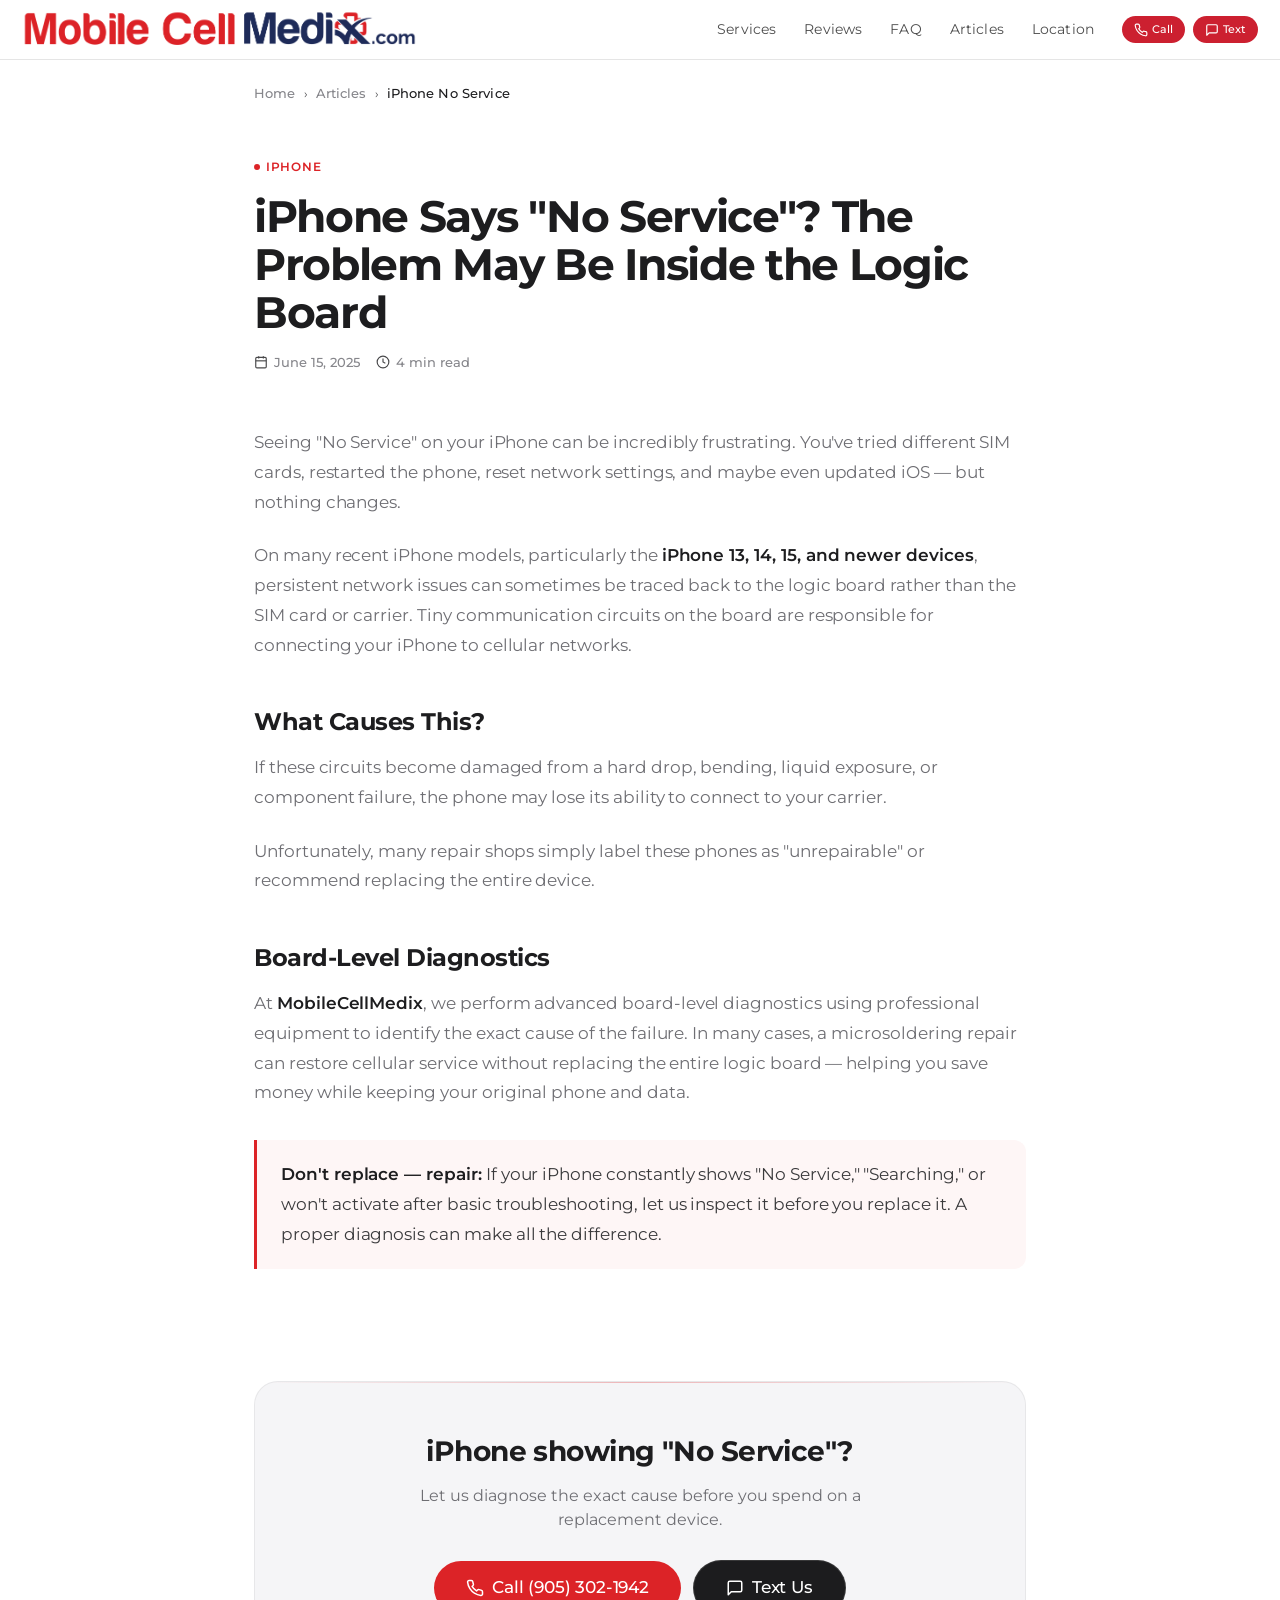
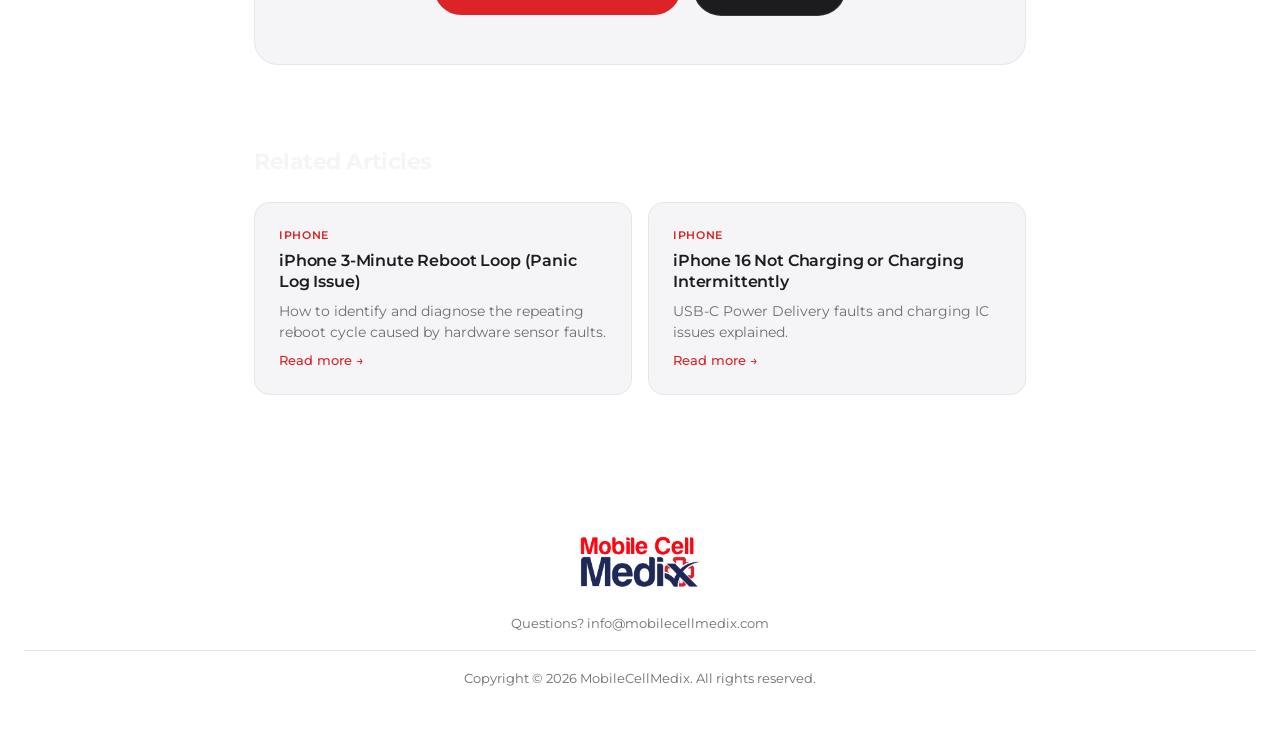
<file: articles/iphone-no-service.html>
<!doctype html>
<html lang="en">
<head>
  <meta charset="UTF-8" />
  <meta name="viewport" content="width=device-width, initial-scale=1.0" />
  <title>iPhone Says "No Service"? Logic Board Repair | MobileCellMedix</title>
  <meta name="description" content="iPhone showing No Service or Searching? The problem may be inside the logic board. Learn about board-level cellular repair at MobileCellMedix in Mississauga." />
  <link rel="canonical" href="https://mobilecellmedix.com/articles/iphone-no-service.html" />
  <meta property="og:title" content="iPhone Says No Service? The Problem May Be Inside the Logic Board" />
  <meta property="og:description" content="Persistent No Service on iPhone 13-16? Learn about board-level cellular repair solutions." />
  <meta property="og:type" content="article" />
  <meta property="og:url" content="https://mobilecellmedix.com/articles/iphone-no-service.html" />
  <meta property="og:site_name" content="MobileCellMedix" />
  <script type="application/ld+json">
  {"@context":"https://schema.org","@type":"Article","headline":"iPhone Says No Service? The Problem May Be Inside the Logic Board","description":"Persistent No Service on iPhone? Learn about board-level cellular repair solutions.","author":{"@type":"Organization","name":"MobileCellMedix","url":"https://mobilecellmedix.com"},"publisher":{"@type":"Organization","name":"MobileCellMedix","url":"https://mobilecellmedix.com"},"datePublished":"2025-06-15","dateModified":"2025-06-15","mainEntityOfPage":"https://mobilecellmedix.com/articles/iphone-no-service.html"}
  </script>
  <link rel="preconnect" href="https://fonts.googleapis.com">
  <link rel="preconnect" href="https://fonts.gstatic.com" crossorigin>
  <link href="https://fonts.googleapis.com/css2?family=Montserrat:wght@400;500;600;700&display=swap" rel="stylesheet">
  <link rel="stylesheet" href="../main.css" />
  <link rel="stylesheet" href="article-styles.css" />
  <link rel="icon" href="../photos/logo.png" type="image/png" />
</head>
<body class="article-page">
  <header class="site-header" id="site-header"><div class="header-inner"><a href="../" class="header-logo"><img src="../photos/logo_name_horizontal.png" alt="Mobile Cell Medix" /></a><nav class="header-nav"><a href="../#services" class="header-link">Services</a><a href="../#reviews" class="header-link">Reviews</a>
        <a href="../#faq" class="header-link">FAQ</a>
        <a href="index.html" class="header-link">Articles</a><a href="../#map-section" class="header-link">Location</a><div class="header-contact-group"><a href="tel:9053021942" class="header-cta" title="Call us"><svg xmlns="http://www.w3.org/2000/svg" width="14" height="14" viewBox="0 0 24 24" fill="none" stroke="currentColor" stroke-width="2" stroke-linecap="round" stroke-linejoin="round"><path d="M22 16.92v3a2 2 0 0 1-2.18 2 19.79 19.79 0 0 1-8.63-3.07 19.5 19.5 0 0 1-6-6 19.79 19.79 0 0 1-3.07-8.67A2 2 0 0 1 4.11 2h3a2 2 0 0 1 2 1.72 12.84 12.84 0 0 0 .7 2.81 2 2 0 0 1-.45 2.11L8.09 9.91a16 16 0 0 0 6 6l1.27-1.27a2 2 0 0 1 2.11-.45 12.84 12.84 0 0 0 2.81.7A2 2 0 0 1 22 16.92z"></path></svg>Call</a><a href="sms:9053021942" class="header-cta" title="Text us"><svg xmlns="http://www.w3.org/2000/svg" width="14" height="14" viewBox="0 0 24 24" fill="none" stroke="currentColor" stroke-width="2" stroke-linecap="round" stroke-linejoin="round"><path d="M21 15a2 2 0 0 1-2 2H7l-4 4V5a2 2 0 0 1 2-2h14a2 2 0 0 1 2 2z"></path></svg>Text</a></div><button class="mobile-menu-btn" id="mobile-menu-btn" aria-label="Open navigation menu" aria-expanded="false"><span class="hamburger-line"></span><span class="hamburger-line"></span><span class="hamburger-line"></span></button></nav></div><div class="mobile-menu" id="mobile-menu"><a href="../" class="mobile-menu-link"><svg xmlns="http://www.w3.org/2000/svg" width="18" height="18" viewBox="0 0 24 24" fill="none" stroke="currentColor" stroke-width="1.5"><path d="M3 9l9-7 9 7v11a2 2 0 0 1-2 2H5a2 2 0 0 1-2-2z"/><polyline points="9 22 9 12 15 12 15 22"/></svg>Home</a><a href="../#services" class="mobile-menu-link"><svg xmlns="http://www.w3.org/2000/svg" width="18" height="18" viewBox="0 0 24 24" fill="none" stroke="currentColor" stroke-width="1.5"><rect x="5" y="2" width="14" height="20" rx="2" ry="2"/><line x1="12" y1="18" x2="12.01" y2="18"/></svg>Services</a><a href="../#reviews" class="mobile-menu-link"><svg xmlns="http://www.w3.org/2000/svg" width="18" height="18" viewBox="0 0 24 24" fill="none" stroke="currentColor" stroke-width="1.5"><polygon points="12 2 15.09 8.26 22 9.27 17 14.14 18.18 21.02 12 17.77 5.82 21.02 7 14.14 2 9.27 8.91 8.26 12 2"/></svg>Reviews</a><a href="../#map-section" class="mobile-menu-link"><svg xmlns="http://www.w3.org/2000/svg" width="18" height="18" viewBox="0 0 24 24" fill="none" stroke="currentColor" stroke-width="1.5"><path d="M21 10c0 7-9 13-9 13s-9-6-9-13a9 9 0 0 1 18 0z"/><circle cx="12" cy="10" r="3"/></svg>Location</a></div></header>

  <main>
    <div class="breadcrumbs"><nav aria-label="Breadcrumb"><a href="../" class="breadcrumb-link">Home</a><span class="breadcrumb-sep">›</span><a href="index.html" class="breadcrumb-link">Articles</a><span class="breadcrumb-sep">›</span><span class="breadcrumb-current">iPhone No Service</span></nav></div>

    <article>
      <div class="article-header">
        <div class="article-category"><span class="article-category-dot"></span>iPhone</div>
        <h1>iPhone Says "No Service"? The Problem May Be Inside the Logic Board</h1>
        <div class="article-meta">
          <span class="article-meta-item"><svg xmlns="http://www.w3.org/2000/svg" width="14" height="14" viewBox="0 0 24 24" fill="none" stroke="currentColor" stroke-width="2"><rect x="3" y="4" width="18" height="18" rx="2" ry="2"/><line x1="16" y1="2" x2="16" y2="6"/><line x1="8" y1="2" x2="8" y2="6"/><line x1="3" y1="10" x2="21" y2="10"/></svg>June 15, 2025</span>
          <span class="article-meta-item"><svg xmlns="http://www.w3.org/2000/svg" width="14" height="14" viewBox="0 0 24 24" fill="none" stroke="currentColor" stroke-width="2"><circle cx="12" cy="12" r="10"/><polyline points="12 6 12 12 16 14"/></svg>4 min read</span>
        </div>
      </div>

      <div class="article-body">
        <p>Seeing "No Service" on your iPhone can be incredibly frustrating. You've tried different SIM cards, restarted the phone, reset network settings, and maybe even updated iOS — but nothing changes.</p>

        <p>On many recent iPhone models, particularly the <strong>iPhone 13, 14, 15, and newer devices</strong>, persistent network issues can sometimes be traced back to the logic board rather than the SIM card or carrier. Tiny communication circuits on the board are responsible for connecting your iPhone to cellular networks.</p>

        <h2>What Causes This?</h2>

        <p>If these circuits become damaged from a hard drop, bending, liquid exposure, or component failure, the phone may lose its ability to connect to your carrier.</p>

        <p>Unfortunately, many repair shops simply label these phones as "unrepairable" or recommend replacing the entire device.</p>

        <h2>Board-Level Diagnostics</h2>

        <p>At <strong>MobileCellMedix</strong>, we perform advanced board-level diagnostics using professional equipment to identify the exact cause of the failure. In many cases, a microsoldering repair can restore cellular service without replacing the entire logic board — helping you save money while keeping your original phone and data.</p>

        <div class="callout">
          <p><strong>Don't replace — repair:</strong> If your iPhone constantly shows "No Service," "Searching," or won't activate after basic troubleshooting, let us inspect it before you replace it. A proper diagnosis can make all the difference.</p>
        </div>
      </div>
    </article>

    <div class="article-cta">
      <div class="article-cta-card">
        <h2>iPhone showing "No Service"?</h2>
        <p>Let us diagnose the exact cause before you spend on a replacement device.</p>
        <div class="article-cta-buttons">
          <a href="tel:9053021942" class="btn-primary"><svg xmlns="http://www.w3.org/2000/svg" width="18" height="18" viewBox="0 0 24 24" fill="none" stroke="currentColor" stroke-width="2" stroke-linecap="round" stroke-linejoin="round"><path d="M22 16.92v3a2 2 0 0 1-2.18 2 19.79 19.79 0 0 1-8.63-3.07 19.5 19.5 0 0 1-6-6 19.79 19.79 0 0 1-3.07-8.67A2 2 0 0 1 4.11 2h3a2 2 0 0 1 2 1.72 12.84 12.84 0 0 0 .7 2.81 2 2 0 0 1-.45 2.11L8.09 9.91a16 16 0 0 0 6 6l1.27-1.27a2 2 0 0 1 2.11-.45 12.84 12.84 0 0 0 2.81.7A2 2 0 0 1 22 16.92z"></path></svg>Call (905) 302‑1942</a>
          <a href="sms:9053021942" class="btn-primary" style="background:#1c1c1e; border:1px solid rgba(255,255,255,0.12);"><svg xmlns="http://www.w3.org/2000/svg" width="18" height="18" viewBox="0 0 24 24" fill="none" stroke="currentColor" stroke-width="2" stroke-linecap="round" stroke-linejoin="round"><path d="M21 15a2 2 0 0 1-2 2H7l-4 4V5a2 2 0 0 1 2-2h14a2 2 0 0 1 2 2z"></path></svg>Text Us</a>
        </div>
      </div>
    </div>

    <div class="related-articles">
      <h2>Related Articles</h2>
      <div class="related-grid">
        <a href="iphone-reboot-loop-panic.html" class="related-card"><span class="related-card-category">iPhone</span><h3>iPhone 3-Minute Reboot Loop (Panic Log Issue)</h3><p>How to identify and diagnose the repeating reboot cycle caused by hardware sensor faults.</p><span class="related-card-arrow">Read more →</span></a>
        <a href="iphone-16-not-charging.html" class="related-card"><span class="related-card-category">iPhone</span><h3>iPhone 16 Not Charging or Charging Intermittently</h3><p>USB-C Power Delivery faults and charging IC issues explained.</p><span class="related-card-arrow">Read more →</span></a>
      </div>
    </div>
  </main>

  <footer class="site-footer"><div class="footer-inner"><img src="../photos/logo_name_wide.png" alt="Mobile Cell Medix" class="footer-logo" /><p>Questions? <a href="mailto:info@mobilecellmedix.com">info@mobilecellmedix.com</a></p><hr class="footer-sep" /><p>Copyright &copy; <span id="footer-year"></span> MobileCellMedix. All rights reserved.</p></div></footer>
  <script>document.getElementById('footer-year').textContent=new Date().getFullYear();const mb=document.getElementById('mobile-menu-btn'),mm=document.getElementById('mobile-menu');if(mb&&mm){mb.addEventListener('click',()=>{mm.classList.toggle('active');mb.classList.toggle('active');mb.setAttribute('aria-expanded',mm.classList.contains('active'))});}const t=localStorage.getItem('theme')||'light';if(t==='light')document.body.classList.add('light-mode');const tt=document.getElementById('theme-toggle');if(tt)tt.addEventListener('click',()=>{document.body.classList.toggle('light-mode');localStorage.setItem('theme',document.body.classList.contains('light-mode')?'light':'dark')});</script>
</body>
</html>
</file>
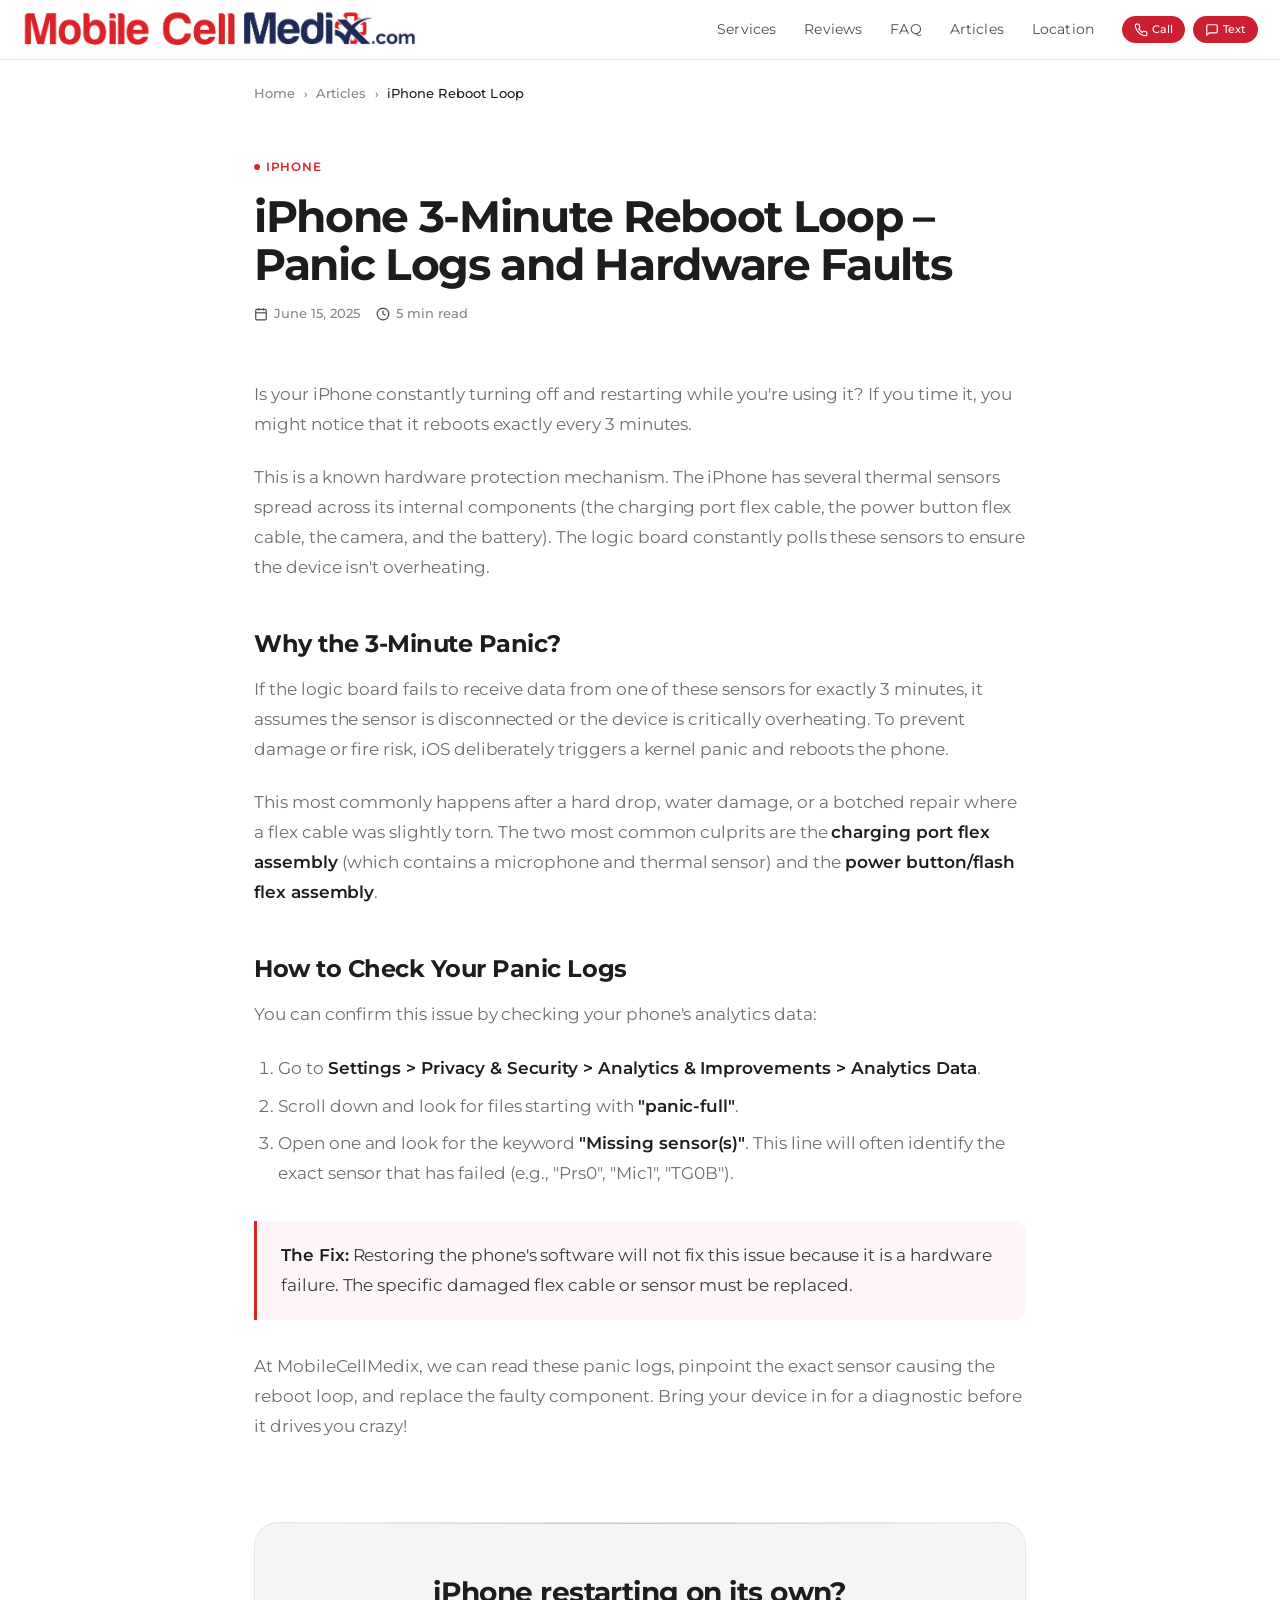
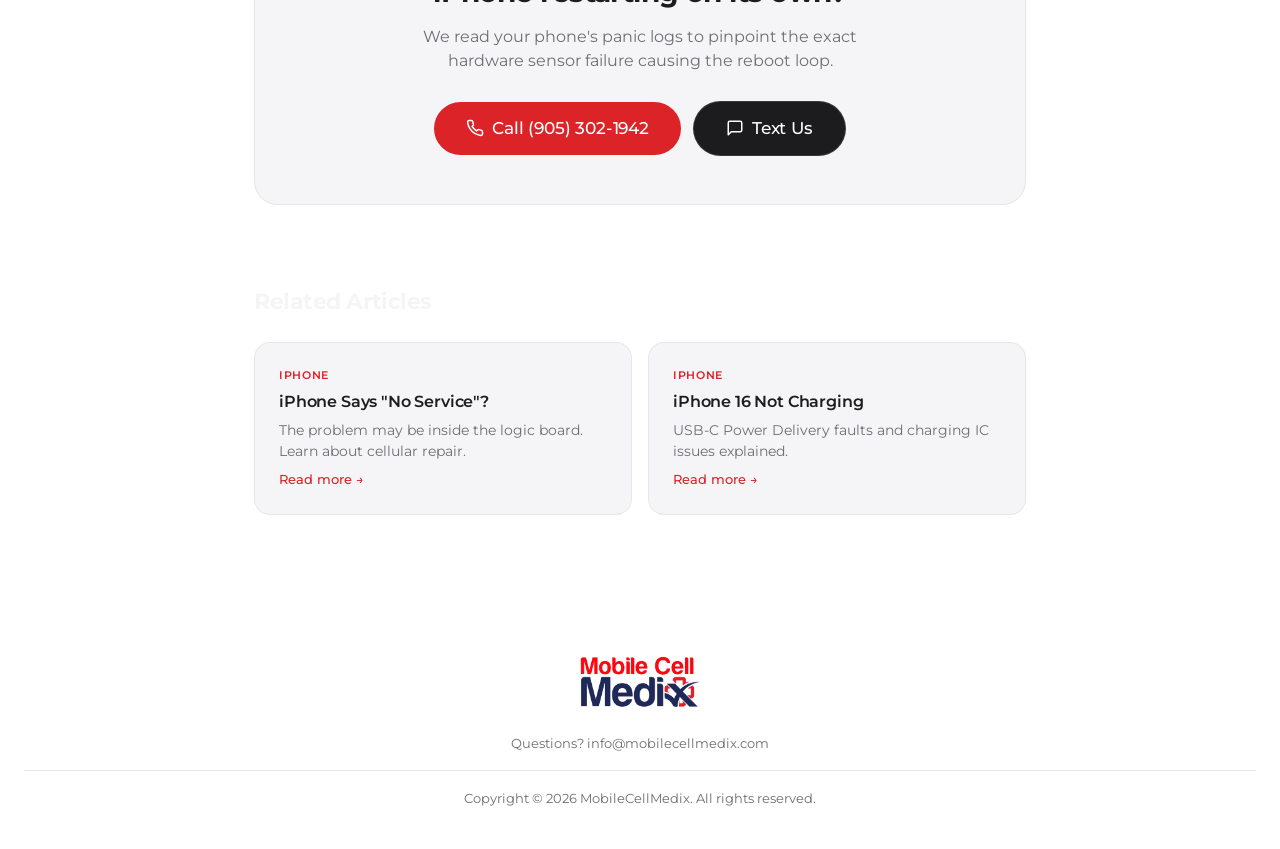
<file: articles/iphone-reboot-loop-panic.html>
<!doctype html>
<html lang="en">
<head>
  <meta charset="UTF-8" />
  <meta name="viewport" content="width=device-width, initial-scale=1.0" />
  <title>iPhone 3-Minute Reboot Loop? Panic Log Fix | MobileCellMedix</title>
  <meta name="description" content="iPhone restarting every 3 minutes exactly? This is a known hardware panic loop often caused by the charging port, power flex, or thermal sensors. We can fix it." />
  <link rel="canonical" href="https://mobilecellmedix.com/articles/iphone-reboot-loop-panic.html" />
  <meta property="og:title" content="iPhone 3-Minute Reboot Loop – Panic Logs and Hardware Faults" />
  <meta property="og:description" content="iPhone restarting on its own every 3 minutes? Learn how to read panic logs and fix the hardware fault." />
  <meta property="og:type" content="article" />
  <meta property="og:url" content="https://mobilecellmedix.com/articles/iphone-reboot-loop-panic.html" />
  <meta property="og:site_name" content="MobileCellMedix" />
  <script type="application/ld+json">
  {"@context":"https://schema.org","@type":"Article","headline":"iPhone 3-Minute Reboot Loop – Panic Logs and Hardware Faults","description":"iPhone restarting on its own every 3 minutes? Learn how to read panic logs and fix the hardware fault.","author":{"@type":"Organization","name":"MobileCellMedix","url":"https://mobilecellmedix.com"},"publisher":{"@type":"Organization","name":"MobileCellMedix","url":"https://mobilecellmedix.com"},"datePublished":"2025-06-15","dateModified":"2025-06-15","mainEntityOfPage":"https://mobilecellmedix.com/articles/iphone-reboot-loop-panic.html"}
  </script>
  <link rel="preconnect" href="https://fonts.googleapis.com"><link rel="preconnect" href="https://fonts.gstatic.com" crossorigin>
  <link href="https://fonts.googleapis.com/css2?family=Montserrat:wght@400;500;600;700&display=swap" rel="stylesheet">
  <link rel="stylesheet" href="../main.css" /><link rel="stylesheet" href="article-styles.css" /><link rel="icon" href="../photos/logo.png" type="image/png" />
</head>
<body class="article-page">
  <header class="site-header" id="site-header"><div class="header-inner"><a href="../" class="header-logo"><img src="../photos/logo_name_horizontal.png" alt="Mobile Cell Medix" /></a><nav class="header-nav"><a href="../#services" class="header-link">Services</a><a href="../#reviews" class="header-link">Reviews</a>
        <a href="../#faq" class="header-link">FAQ</a>
        <a href="index.html" class="header-link">Articles</a><a href="../#map-section" class="header-link">Location</a><div class="header-contact-group"><a href="tel:9053021942" class="header-cta" title="Call us"><svg xmlns="http://www.w3.org/2000/svg" width="14" height="14" viewBox="0 0 24 24" fill="none" stroke="currentColor" stroke-width="2" stroke-linecap="round" stroke-linejoin="round"><path d="M22 16.92v3a2 2 0 0 1-2.18 2 19.79 19.79 0 0 1-8.63-3.07 19.5 19.5 0 0 1-6-6 19.79 19.79 0 0 1-3.07-8.67A2 2 0 0 1 4.11 2h3a2 2 0 0 1 2 1.72 12.84 12.84 0 0 0 .7 2.81 2 2 0 0 1-.45 2.11L8.09 9.91a16 16 0 0 0 6 6l1.27-1.27a2 2 0 0 1 2.11-.45 12.84 12.84 0 0 0 2.81.7A2 2 0 0 1 22 16.92z"></path></svg>Call</a><a href="sms:9053021942" class="header-cta" title="Text us"><svg xmlns="http://www.w3.org/2000/svg" width="14" height="14" viewBox="0 0 24 24" fill="none" stroke="currentColor" stroke-width="2" stroke-linecap="round" stroke-linejoin="round"><path d="M21 15a2 2 0 0 1-2 2H7l-4 4V5a2 2 0 0 1 2-2h14a2 2 0 0 1 2 2z"></path></svg>Text</a></div><button class="mobile-menu-btn" id="mobile-menu-btn" aria-label="Open navigation menu" aria-expanded="false"><span class="hamburger-line"></span><span class="hamburger-line"></span><span class="hamburger-line"></span></button></nav></div><div class="mobile-menu" id="mobile-menu"><a href="../" class="mobile-menu-link"><svg xmlns="http://www.w3.org/2000/svg" width="18" height="18" viewBox="0 0 24 24" fill="none" stroke="currentColor" stroke-width="1.5"><path d="M3 9l9-7 9 7v11a2 2 0 0 1-2 2H5a2 2 0 0 1-2-2z"/><polyline points="9 22 9 12 15 12 15 22"/></svg>Home</a><a href="../#services" class="mobile-menu-link"><svg xmlns="http://www.w3.org/2000/svg" width="18" height="18" viewBox="0 0 24 24" fill="none" stroke="currentColor" stroke-width="1.5"><rect x="5" y="2" width="14" height="20" rx="2" ry="2"/><line x1="12" y1="18" x2="12.01" y2="18"/></svg>Services</a><a href="../#reviews" class="mobile-menu-link"><svg xmlns="http://www.w3.org/2000/svg" width="18" height="18" viewBox="0 0 24 24" fill="none" stroke="currentColor" stroke-width="1.5"><polygon points="12 2 15.09 8.26 22 9.27 17 14.14 18.18 21.02 12 17.77 5.82 21.02 7 14.14 2 9.27 8.91 8.26 12 2"/></svg>Reviews</a><a href="../#map-section" class="mobile-menu-link"><svg xmlns="http://www.w3.org/2000/svg" width="18" height="18" viewBox="0 0 24 24" fill="none" stroke="currentColor" stroke-width="1.5"><path d="M21 10c0 7-9 13-9 13s-9-6-9-13a9 9 0 0 1 18 0z"/><circle cx="12" cy="10" r="3"/></svg>Location</a></div></header>

  <main>
    <div class="breadcrumbs"><nav aria-label="Breadcrumb"><a href="../" class="breadcrumb-link">Home</a><span class="breadcrumb-sep">›</span><a href="index.html" class="breadcrumb-link">Articles</a><span class="breadcrumb-sep">›</span><span class="breadcrumb-current">iPhone Reboot Loop</span></nav></div>

    <article>
      <div class="article-header">
        <div class="article-category"><span class="article-category-dot"></span>iPhone</div>
        <h1>iPhone 3-Minute Reboot Loop – Panic Logs and Hardware Faults</h1>
        <div class="article-meta">
          <span class="article-meta-item"><svg xmlns="http://www.w3.org/2000/svg" width="14" height="14" viewBox="0 0 24 24" fill="none" stroke="currentColor" stroke-width="2"><rect x="3" y="4" width="18" height="18" rx="2" ry="2"/><line x1="16" y1="2" x2="16" y2="6"/><line x1="8" y1="2" x2="8" y2="6"/><line x1="3" y1="10" x2="21" y2="10"/></svg>June 15, 2025</span>
          <span class="article-meta-item"><svg xmlns="http://www.w3.org/2000/svg" width="14" height="14" viewBox="0 0 24 24" fill="none" stroke="currentColor" stroke-width="2"><circle cx="12" cy="12" r="10"/><polyline points="12 6 12 12 16 14"/></svg>5 min read</span>
        </div>
      </div>

      <div class="article-body">
        <p>Is your iPhone constantly turning off and restarting while you're using it? If you time it, you might notice that it reboots exactly every 3 minutes.</p>

        <p>This is a known hardware protection mechanism. The iPhone has several thermal sensors spread across its internal components (the charging port flex cable, the power button flex cable, the camera, and the battery). The logic board constantly polls these sensors to ensure the device isn't overheating.</p>

        <h2>Why the 3-Minute Panic?</h2>

        <p>If the logic board fails to receive data from one of these sensors for exactly 3 minutes, it assumes the sensor is disconnected or the device is critically overheating. To prevent damage or fire risk, iOS deliberately triggers a kernel panic and reboots the phone.</p>

        <p>This most commonly happens after a hard drop, water damage, or a botched repair where a flex cable was slightly torn. The two most common culprits are the <strong>charging port flex assembly</strong> (which contains a microphone and thermal sensor) and the <strong>power button/flash flex assembly</strong>.</p>

        <h2>How to Check Your Panic Logs</h2>

        <p>You can confirm this issue by checking your phone's analytics data:</p>
        <ol>
          <li>Go to <strong>Settings > Privacy & Security > Analytics & Improvements > Analytics Data</strong>.</li>
          <li>Scroll down and look for files starting with <strong>"panic-full"</strong>.</li>
          <li>Open one and look for the keyword <strong>"Missing sensor(s)"</strong>. This line will often identify the exact sensor that has failed (e.g., "Prs0", "Mic1", "TG0B").</li>
        </ol>

        <div class="callout">
          <p><strong>The Fix:</strong> Restoring the phone's software will not fix this issue because it is a hardware failure. The specific damaged flex cable or sensor must be replaced.</p>
        </div>

        <p>At MobileCellMedix, we can read these panic logs, pinpoint the exact sensor causing the reboot loop, and replace the faulty component. Bring your device in for a diagnostic before it drives you crazy!</p>
      </div>
    </article>

    <div class="article-cta">
      <div class="article-cta-card">
        <h2>iPhone restarting on its own?</h2>
        <p>We read your phone's panic logs to pinpoint the exact hardware sensor failure causing the reboot loop.</p>
        <div class="article-cta-buttons">
          <a href="tel:9053021942" class="btn-primary"><svg xmlns="http://www.w3.org/2000/svg" width="18" height="18" viewBox="0 0 24 24" fill="none" stroke="currentColor" stroke-width="2" stroke-linecap="round" stroke-linejoin="round"><path d="M22 16.92v3a2 2 0 0 1-2.18 2 19.79 19.79 0 0 1-8.63-3.07 19.5 19.5 0 0 1-6-6 19.79 19.79 0 0 1-3.07-8.67A2 2 0 0 1 4.11 2h3a2 2 0 0 1 2 1.72 12.84 12.84 0 0 0 .7 2.81 2 2 0 0 1-.45 2.11L8.09 9.91a16 16 0 0 0 6 6l1.27-1.27a2 2 0 0 1 2.11-.45 12.84 12.84 0 0 0 2.81.7A2 2 0 0 1 22 16.92z"></path></svg>Call (905) 302‑1942</a>
          <a href="sms:9053021942" class="btn-primary" style="background:#1c1c1e; border:1px solid rgba(255,255,255,0.12);"><svg xmlns="http://www.w3.org/2000/svg" width="18" height="18" viewBox="0 0 24 24" fill="none" stroke="currentColor" stroke-width="2" stroke-linecap="round" stroke-linejoin="round"><path d="M21 15a2 2 0 0 1-2 2H7l-4 4V5a2 2 0 0 1 2-2h14a2 2 0 0 1 2 2z"></path></svg>Text Us</a>
        </div>
      </div>
    </div>

    <div class="related-articles">
      <h2>Related Articles</h2>
      <div class="related-grid">
        <a href="iphone-no-service.html" class="related-card"><span class="related-card-category">iPhone</span><h3>iPhone Says "No Service"?</h3><p>The problem may be inside the logic board. Learn about cellular repair.</p><span class="related-card-arrow">Read more →</span></a>
        <a href="iphone-16-not-charging.html" class="related-card"><span class="related-card-category">iPhone</span><h3>iPhone 16 Not Charging</h3><p>USB-C Power Delivery faults and charging IC issues explained.</p><span class="related-card-arrow">Read more →</span></a>
      </div>
    </div>
  </main>

  <footer class="site-footer"><div class="footer-inner"><img src="../photos/logo_name_wide.png" alt="Mobile Cell Medix" class="footer-logo" /><p>Questions? <a href="mailto:info@mobilecellmedix.com">info@mobilecellmedix.com</a></p><hr class="footer-sep" /><p>Copyright &copy; <span id="footer-year"></span> MobileCellMedix. All rights reserved.</p></div></footer>
  <script>document.getElementById('footer-year').textContent=new Date().getFullYear();const mb=document.getElementById('mobile-menu-btn'),mm=document.getElementById('mobile-menu');if(mb&&mm){mb.addEventListener('click',()=>{mm.classList.toggle('active');mb.classList.toggle('active');mb.setAttribute('aria-expanded',mm.classList.contains('active'))});}const t=localStorage.getItem('theme')||'light';if(t==='light')document.body.classList.add('light-mode');const tt=document.getElementById('theme-toggle');if(tt)tt.addEventListener('click',()=>{document.body.classList.toggle('light-mode');localStorage.setItem('theme',document.body.classList.contains('light-mode')?'light':'dark')});</script>
</body>
</html>
</file>
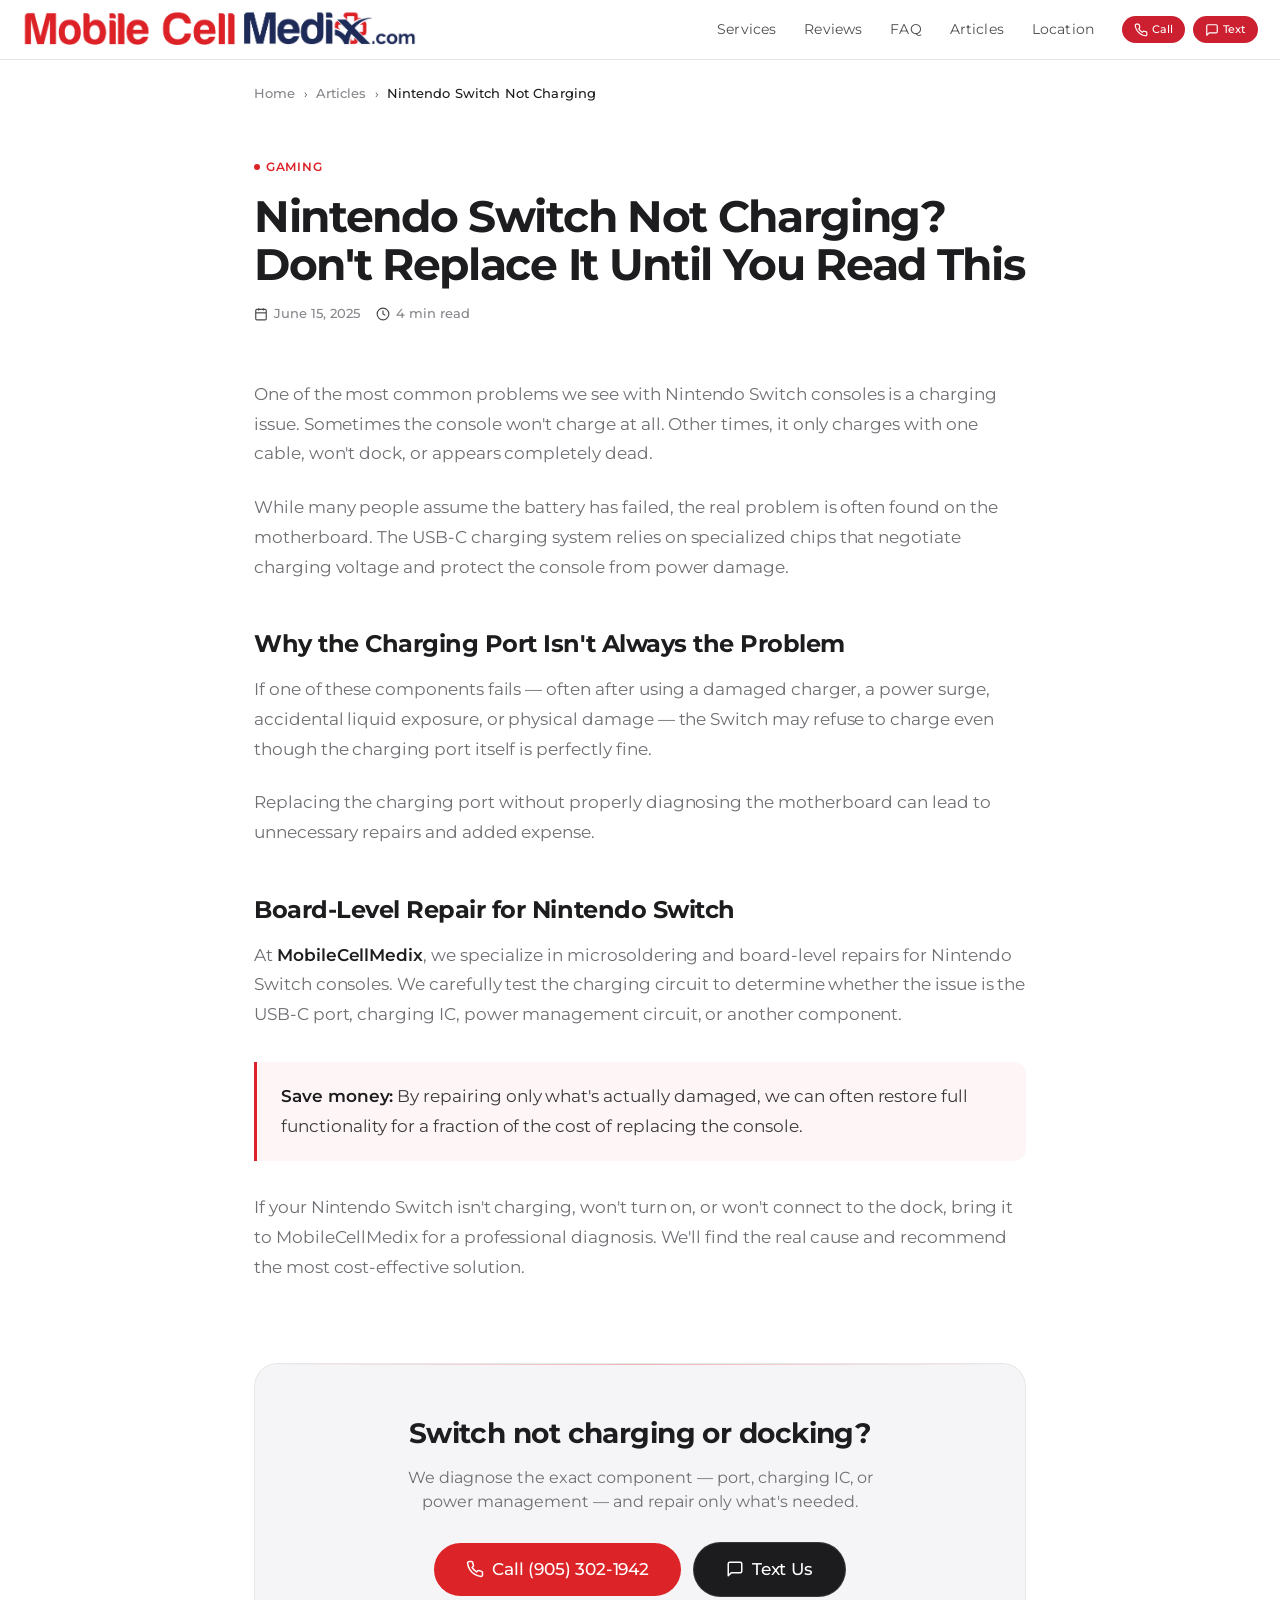
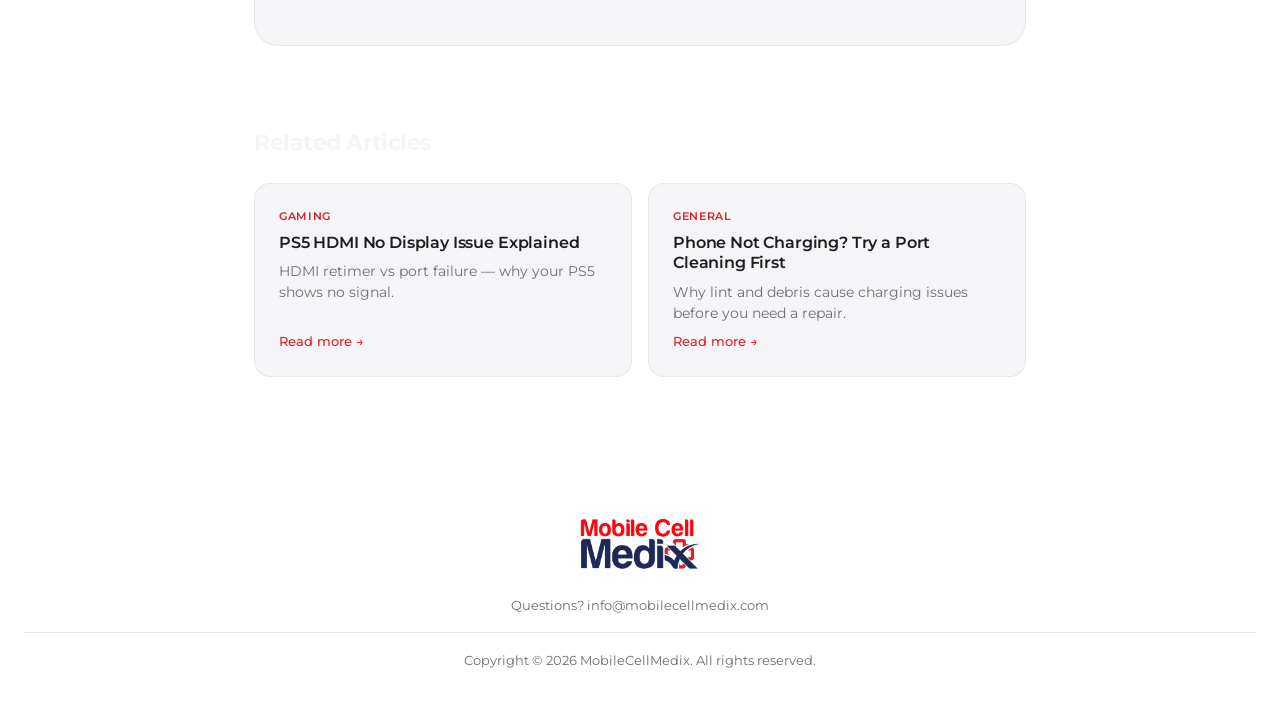
<file: articles/nintendo-switch-not-charging.html>
<!doctype html>
<html lang="en">
<head>
  <meta charset="UTF-8" />
  <meta name="viewport" content="width=device-width, initial-scale=1.0" />
  <title>Nintendo Switch Not Charging? Board-Level Repair | MobileCellMedix</title>
  <meta name="description" content="Nintendo Switch not charging, won't turn on, or won't dock? The issue may be on the motherboard, not the port. Professional microsoldering repair in Mississauga." />
  <link rel="canonical" href="https://mobilecellmedix.com/articles/nintendo-switch-not-charging.html" />
  <meta property="og:title" content="Nintendo Switch Not Charging? Don't Replace It Until You Read This" />
  <meta property="og:description" content="Switch not charging? The problem is often on the motherboard. Learn about USB-C charging chip repair." />
  <meta property="og:type" content="article" />
  <meta property="og:url" content="https://mobilecellmedix.com/articles/nintendo-switch-not-charging.html" />
  <meta property="og:site_name" content="MobileCellMedix" />
  <script type="application/ld+json">
  {"@context":"https://schema.org","@type":"Article","headline":"Nintendo Switch Not Charging? Don't Replace It Until You Read This","description":"Switch not charging? The problem is often on the motherboard, not the port.","author":{"@type":"Organization","name":"MobileCellMedix","url":"https://mobilecellmedix.com"},"publisher":{"@type":"Organization","name":"MobileCellMedix","url":"https://mobilecellmedix.com"},"datePublished":"2025-06-15","dateModified":"2025-06-15","mainEntityOfPage":"https://mobilecellmedix.com/articles/nintendo-switch-not-charging.html"}
  </script>
  <link rel="preconnect" href="https://fonts.googleapis.com"><link rel="preconnect" href="https://fonts.gstatic.com" crossorigin>
  <link href="https://fonts.googleapis.com/css2?family=Montserrat:wght@400;500;600;700&display=swap" rel="stylesheet">
  <link rel="stylesheet" href="../main.css" /><link rel="stylesheet" href="article-styles.css" /><link rel="icon" href="../photos/logo.png" type="image/png" />
</head>
<body class="article-page">
  <header class="site-header" id="site-header"><div class="header-inner"><a href="../" class="header-logo"><img src="../photos/logo_name_horizontal.png" alt="Mobile Cell Medix" /></a><nav class="header-nav"><a href="../#services" class="header-link">Services</a><a href="../#reviews" class="header-link">Reviews</a>
        <a href="../#faq" class="header-link">FAQ</a>
        <a href="index.html" class="header-link">Articles</a><a href="../#map-section" class="header-link">Location</a><div class="header-contact-group"><a href="tel:9053021942" class="header-cta" title="Call us"><svg xmlns="http://www.w3.org/2000/svg" width="14" height="14" viewBox="0 0 24 24" fill="none" stroke="currentColor" stroke-width="2" stroke-linecap="round" stroke-linejoin="round"><path d="M22 16.92v3a2 2 0 0 1-2.18 2 19.79 19.79 0 0 1-8.63-3.07 19.5 19.5 0 0 1-6-6 19.79 19.79 0 0 1-3.07-8.67A2 2 0 0 1 4.11 2h3a2 2 0 0 1 2 1.72 12.84 12.84 0 0 0 .7 2.81 2 2 0 0 1-.45 2.11L8.09 9.91a16 16 0 0 0 6 6l1.27-1.27a2 2 0 0 1 2.11-.45 12.84 12.84 0 0 0 2.81.7A2 2 0 0 1 22 16.92z"></path></svg>Call</a><a href="sms:9053021942" class="header-cta" title="Text us"><svg xmlns="http://www.w3.org/2000/svg" width="14" height="14" viewBox="0 0 24 24" fill="none" stroke="currentColor" stroke-width="2" stroke-linecap="round" stroke-linejoin="round"><path d="M21 15a2 2 0 0 1-2 2H7l-4 4V5a2 2 0 0 1 2-2h14a2 2 0 0 1 2 2z"></path></svg>Text</a></div><button class="mobile-menu-btn" id="mobile-menu-btn" aria-label="Open navigation menu" aria-expanded="false"><span class="hamburger-line"></span><span class="hamburger-line"></span><span class="hamburger-line"></span></button></nav></div><div class="mobile-menu" id="mobile-menu"><a href="../" class="mobile-menu-link"><svg xmlns="http://www.w3.org/2000/svg" width="18" height="18" viewBox="0 0 24 24" fill="none" stroke="currentColor" stroke-width="1.5"><path d="M3 9l9-7 9 7v11a2 2 0 0 1-2 2H5a2 2 0 0 1-2-2z"/><polyline points="9 22 9 12 15 12 15 22"/></svg>Home</a><a href="../#services" class="mobile-menu-link"><svg xmlns="http://www.w3.org/2000/svg" width="18" height="18" viewBox="0 0 24 24" fill="none" stroke="currentColor" stroke-width="1.5"><rect x="5" y="2" width="14" height="20" rx="2" ry="2"/><line x1="12" y1="18" x2="12.01" y2="18"/></svg>Services</a><a href="../#reviews" class="mobile-menu-link"><svg xmlns="http://www.w3.org/2000/svg" width="18" height="18" viewBox="0 0 24 24" fill="none" stroke="currentColor" stroke-width="1.5"><polygon points="12 2 15.09 8.26 22 9.27 17 14.14 18.18 21.02 12 17.77 5.82 21.02 7 14.14 2 9.27 8.91 8.26 12 2"/></svg>Reviews</a><a href="../#map-section" class="mobile-menu-link"><svg xmlns="http://www.w3.org/2000/svg" width="18" height="18" viewBox="0 0 24 24" fill="none" stroke="currentColor" stroke-width="1.5"><path d="M21 10c0 7-9 13-9 13s-9-6-9-13a9 9 0 0 1 18 0z"/><circle cx="12" cy="10" r="3"/></svg>Location</a></div></header>

  <main>
    <div class="breadcrumbs"><nav aria-label="Breadcrumb"><a href="../" class="breadcrumb-link">Home</a><span class="breadcrumb-sep">›</span><a href="index.html" class="breadcrumb-link">Articles</a><span class="breadcrumb-sep">›</span><span class="breadcrumb-current">Nintendo Switch Not Charging</span></nav></div>

    <article>
      <div class="article-header">
        <div class="article-category"><span class="article-category-dot"></span>Gaming</div>
        <h1>Nintendo Switch Not Charging? Don't Replace It Until You Read This</h1>
        <div class="article-meta">
          <span class="article-meta-item"><svg xmlns="http://www.w3.org/2000/svg" width="14" height="14" viewBox="0 0 24 24" fill="none" stroke="currentColor" stroke-width="2"><rect x="3" y="4" width="18" height="18" rx="2" ry="2"/><line x1="16" y1="2" x2="16" y2="6"/><line x1="8" y1="2" x2="8" y2="6"/><line x1="3" y1="10" x2="21" y2="10"/></svg>June 15, 2025</span>
          <span class="article-meta-item"><svg xmlns="http://www.w3.org/2000/svg" width="14" height="14" viewBox="0 0 24 24" fill="none" stroke="currentColor" stroke-width="2"><circle cx="12" cy="12" r="10"/><polyline points="12 6 12 12 16 14"/></svg>4 min read</span>
        </div>
      </div>

      <div class="article-body">
        <p>One of the most common problems we see with Nintendo Switch consoles is a charging issue. Sometimes the console won't charge at all. Other times, it only charges with one cable, won't dock, or appears completely dead.</p>

        <p>While many people assume the battery has failed, the real problem is often found on the motherboard. The USB-C charging system relies on specialized chips that negotiate charging voltage and protect the console from power damage.</p>

        <h2>Why the Charging Port Isn't Always the Problem</h2>

        <p>If one of these components fails — often after using a damaged charger, a power surge, accidental liquid exposure, or physical damage — the Switch may refuse to charge even though the charging port itself is perfectly fine.</p>

        <p>Replacing the charging port without properly diagnosing the motherboard can lead to unnecessary repairs and added expense.</p>

        <h2>Board-Level Repair for Nintendo Switch</h2>

        <p>At <strong>MobileCellMedix</strong>, we specialize in microsoldering and board-level repairs for Nintendo Switch consoles. We carefully test the charging circuit to determine whether the issue is the USB-C port, charging IC, power management circuit, or another component.</p>

        <div class="callout">
          <p><strong>Save money:</strong> By repairing only what's actually damaged, we can often restore full functionality for a fraction of the cost of replacing the console.</p>
        </div>

        <p>If your Nintendo Switch isn't charging, won't turn on, or won't connect to the dock, bring it to MobileCellMedix for a professional diagnosis. We'll find the real cause and recommend the most cost-effective solution.</p>
      </div>
    </article>

    <div class="article-cta">
      <div class="article-cta-card">
        <h2>Switch not charging or docking?</h2>
        <p>We diagnose the exact component — port, charging IC, or power management — and repair only what's needed.</p>
        <div class="article-cta-buttons">
          <a href="tel:9053021942" class="btn-primary"><svg xmlns="http://www.w3.org/2000/svg" width="18" height="18" viewBox="0 0 24 24" fill="none" stroke="currentColor" stroke-width="2" stroke-linecap="round" stroke-linejoin="round"><path d="M22 16.92v3a2 2 0 0 1-2.18 2 19.79 19.79 0 0 1-8.63-3.07 19.5 19.5 0 0 1-6-6 19.79 19.79 0 0 1-3.07-8.67A2 2 0 0 1 4.11 2h3a2 2 0 0 1 2 1.72 12.84 12.84 0 0 0 .7 2.81 2 2 0 0 1-.45 2.11L8.09 9.91a16 16 0 0 0 6 6l1.27-1.27a2 2 0 0 1 2.11-.45 12.84 12.84 0 0 0 2.81.7A2 2 0 0 1 22 16.92z"></path></svg>Call (905) 302‑1942</a>
          <a href="sms:9053021942" class="btn-primary" style="background:#1c1c1e; border:1px solid rgba(255,255,255,0.12);"><svg xmlns="http://www.w3.org/2000/svg" width="18" height="18" viewBox="0 0 24 24" fill="none" stroke="currentColor" stroke-width="2" stroke-linecap="round" stroke-linejoin="round"><path d="M21 15a2 2 0 0 1-2 2H7l-4 4V5a2 2 0 0 1 2-2h14a2 2 0 0 1 2 2z"></path></svg>Text Us</a>
        </div>
      </div>
    </div>

    <div class="related-articles">
      <h2>Related Articles</h2>
      <div class="related-grid">
        <a href="ps5-hdmi-no-display.html" class="related-card"><span class="related-card-category">Gaming</span><h3>PS5 HDMI No Display Issue Explained</h3><p>HDMI retimer vs port failure — why your PS5 shows no signal.</p><span class="related-card-arrow">Read more →</span></a>
        <a href="charging-port-cleaning.html" class="related-card"><span class="related-card-category">General</span><h3>Phone Not Charging? Try a Port Cleaning First</h3><p>Why lint and debris cause charging issues before you need a repair.</p><span class="related-card-arrow">Read more →</span></a>
      </div>
    </div>
  </main>

  <footer class="site-footer"><div class="footer-inner"><img src="../photos/logo_name_wide.png" alt="Mobile Cell Medix" class="footer-logo" /><p>Questions? <a href="mailto:info@mobilecellmedix.com">info@mobilecellmedix.com</a></p><hr class="footer-sep" /><p>Copyright &copy; <span id="footer-year"></span> MobileCellMedix. All rights reserved.</p></div></footer>
  <script>document.getElementById('footer-year').textContent=new Date().getFullYear();const mb=document.getElementById('mobile-menu-btn'),mm=document.getElementById('mobile-menu');if(mb&&mm){mb.addEventListener('click',()=>{mm.classList.toggle('active');mb.classList.toggle('active');mb.setAttribute('aria-expanded',mm.classList.contains('active'))});}const t=localStorage.getItem('theme')||'light';if(t==='light')document.body.classList.add('light-mode');const tt=document.getElementById('theme-toggle');if(tt)tt.addEventListener('click',()=>{document.body.classList.toggle('light-mode');localStorage.setItem('theme',document.body.classList.contains('light-mode')?'light':'dark')});</script>
</body>
</html>
</file>
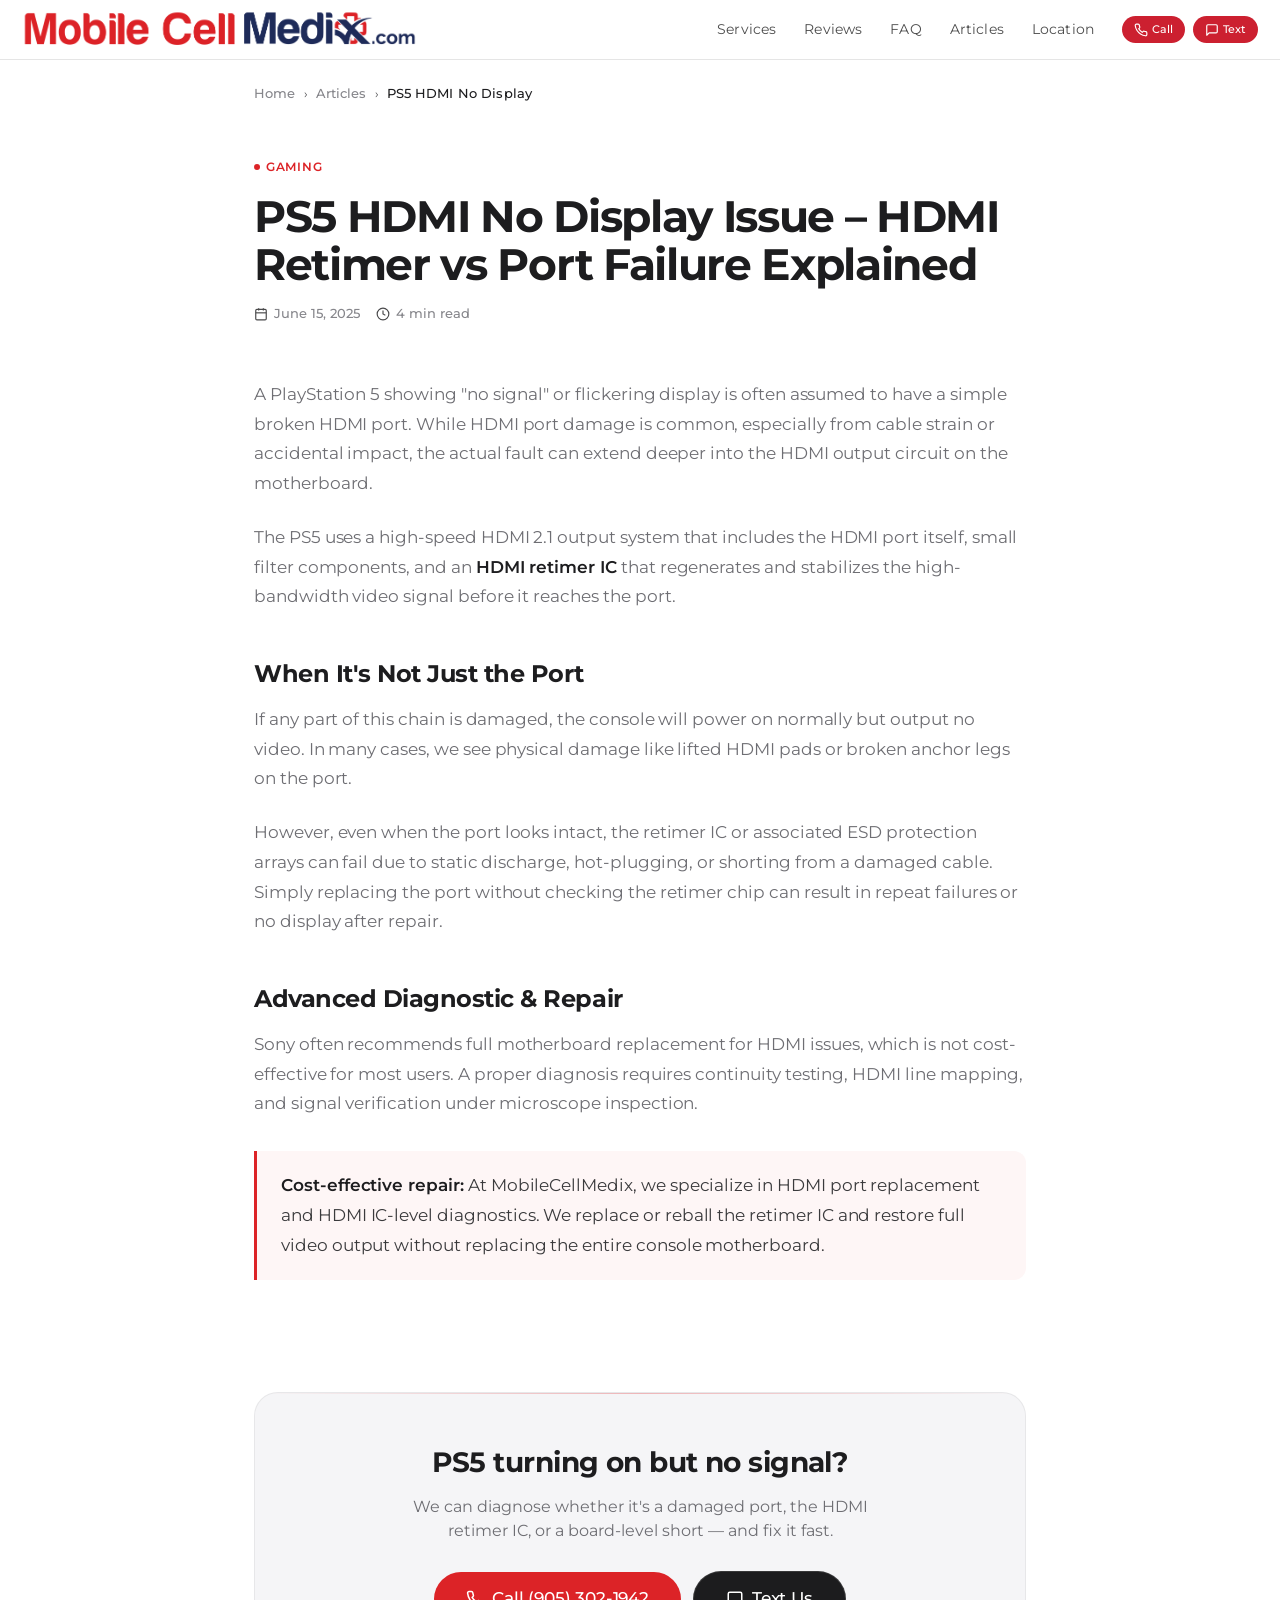
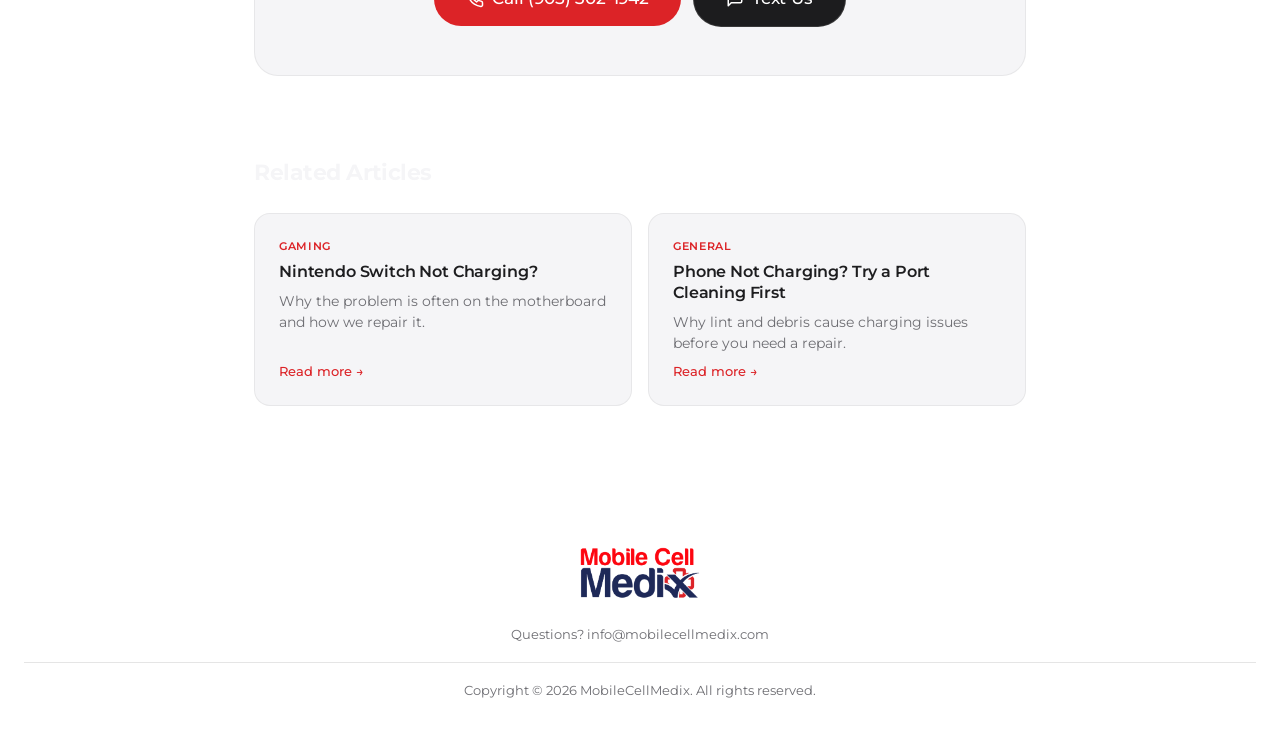
<file: articles/ps5-hdmi-no-display.html>
<!doctype html>
<html lang="en">
<head>
  <meta charset="UTF-8" />
  <meta name="viewport" content="width=device-width, initial-scale=1.0" />
  <title>PS5 HDMI No Display? Retimer vs Port Failure | MobileCellMedix</title>
  <meta name="description" content="PS5 turning on but no signal? It might not be just a broken HDMI port. Learn about HDMI retimer IC failures and board-level repair at MobileCellMedix." />
  <link rel="canonical" href="https://mobilecellmedix.com/articles/ps5-hdmi-no-display.html" />
  <meta property="og:title" content="PS5 HDMI No Display Issue – HDMI Retimer vs Port Failure Explained" />
  <meta property="og:description" content="PS5 turning on but no signal? Learn why the HDMI retimer IC might be the culprit." />
  <meta property="og:type" content="article" />
  <meta property="og:url" content="https://mobilecellmedix.com/articles/ps5-hdmi-no-display.html" />
  <meta property="og:site_name" content="MobileCellMedix" />
  <script type="application/ld+json">
  {"@context":"https://schema.org","@type":"Article","headline":"PS5 HDMI No Display Issue – HDMI Retimer vs Port Failure Explained","description":"PS5 turning on but no signal? Learn why the HDMI retimer IC might be the culprit.","author":{"@type":"Organization","name":"MobileCellMedix","url":"https://mobilecellmedix.com"},"publisher":{"@type":"Organization","name":"MobileCellMedix","url":"https://mobilecellmedix.com"},"datePublished":"2025-06-15","dateModified":"2025-06-15","mainEntityOfPage":"https://mobilecellmedix.com/articles/ps5-hdmi-no-display.html"}
  </script>
  <link rel="preconnect" href="https://fonts.googleapis.com"><link rel="preconnect" href="https://fonts.gstatic.com" crossorigin>
  <link href="https://fonts.googleapis.com/css2?family=Montserrat:wght@400;500;600;700&display=swap" rel="stylesheet">
  <link rel="stylesheet" href="../main.css" /><link rel="stylesheet" href="article-styles.css" /><link rel="icon" href="../photos/logo.png" type="image/png" />
</head>
<body class="article-page">
  <header class="site-header" id="site-header"><div class="header-inner"><a href="../" class="header-logo"><img src="../photos/logo_name_horizontal.png" alt="Mobile Cell Medix" /></a><nav class="header-nav"><a href="../#services" class="header-link">Services</a><a href="../#reviews" class="header-link">Reviews</a>
        <a href="../#faq" class="header-link">FAQ</a>
        <a href="index.html" class="header-link">Articles</a><a href="../#map-section" class="header-link">Location</a><div class="header-contact-group"><a href="tel:9053021942" class="header-cta" title="Call us"><svg xmlns="http://www.w3.org/2000/svg" width="14" height="14" viewBox="0 0 24 24" fill="none" stroke="currentColor" stroke-width="2" stroke-linecap="round" stroke-linejoin="round"><path d="M22 16.92v3a2 2 0 0 1-2.18 2 19.79 19.79 0 0 1-8.63-3.07 19.5 19.5 0 0 1-6-6 19.79 19.79 0 0 1-3.07-8.67A2 2 0 0 1 4.11 2h3a2 2 0 0 1 2 1.72 12.84 12.84 0 0 0 .7 2.81 2 2 0 0 1-.45 2.11L8.09 9.91a16 16 0 0 0 6 6l1.27-1.27a2 2 0 0 1 2.11-.45 12.84 12.84 0 0 0 2.81.7A2 2 0 0 1 22 16.92z"></path></svg>Call</a><a href="sms:9053021942" class="header-cta" title="Text us"><svg xmlns="http://www.w3.org/2000/svg" width="14" height="14" viewBox="0 0 24 24" fill="none" stroke="currentColor" stroke-width="2" stroke-linecap="round" stroke-linejoin="round"><path d="M21 15a2 2 0 0 1-2 2H7l-4 4V5a2 2 0 0 1 2-2h14a2 2 0 0 1 2 2z"></path></svg>Text</a></div><button class="mobile-menu-btn" id="mobile-menu-btn" aria-label="Open navigation menu" aria-expanded="false"><span class="hamburger-line"></span><span class="hamburger-line"></span><span class="hamburger-line"></span></button></nav></div><div class="mobile-menu" id="mobile-menu"><a href="../" class="mobile-menu-link"><svg xmlns="http://www.w3.org/2000/svg" width="18" height="18" viewBox="0 0 24 24" fill="none" stroke="currentColor" stroke-width="1.5"><path d="M3 9l9-7 9 7v11a2 2 0 0 1-2 2H5a2 2 0 0 1-2-2z"/><polyline points="9 22 9 12 15 12 15 22"/></svg>Home</a><a href="../#services" class="mobile-menu-link"><svg xmlns="http://www.w3.org/2000/svg" width="18" height="18" viewBox="0 0 24 24" fill="none" stroke="currentColor" stroke-width="1.5"><rect x="5" y="2" width="14" height="20" rx="2" ry="2"/><line x1="12" y1="18" x2="12.01" y2="18"/></svg>Services</a><a href="../#reviews" class="mobile-menu-link"><svg xmlns="http://www.w3.org/2000/svg" width="18" height="18" viewBox="0 0 24 24" fill="none" stroke="currentColor" stroke-width="1.5"><polygon points="12 2 15.09 8.26 22 9.27 17 14.14 18.18 21.02 12 17.77 5.82 21.02 7 14.14 2 9.27 8.91 8.26 12 2"/></svg>Reviews</a><a href="../#map-section" class="mobile-menu-link"><svg xmlns="http://www.w3.org/2000/svg" width="18" height="18" viewBox="0 0 24 24" fill="none" stroke="currentColor" stroke-width="1.5"><path d="M21 10c0 7-9 13-9 13s-9-6-9-13a9 9 0 0 1 18 0z"/><circle cx="12" cy="10" r="3"/></svg>Location</a></div></header>

  <main>
    <div class="breadcrumbs"><nav aria-label="Breadcrumb"><a href="../" class="breadcrumb-link">Home</a><span class="breadcrumb-sep">›</span><a href="index.html" class="breadcrumb-link">Articles</a><span class="breadcrumb-sep">›</span><span class="breadcrumb-current">PS5 HDMI No Display</span></nav></div>

    <article>
      <div class="article-header">
        <div class="article-category"><span class="article-category-dot"></span>Gaming</div>
        <h1>PS5 HDMI No Display Issue – HDMI Retimer vs Port Failure Explained</h1>
        <div class="article-meta">
          <span class="article-meta-item"><svg xmlns="http://www.w3.org/2000/svg" width="14" height="14" viewBox="0 0 24 24" fill="none" stroke="currentColor" stroke-width="2"><rect x="3" y="4" width="18" height="18" rx="2" ry="2"/><line x1="16" y1="2" x2="16" y2="6"/><line x1="8" y1="2" x2="8" y2="6"/><line x1="3" y1="10" x2="21" y2="10"/></svg>June 15, 2025</span>
          <span class="article-meta-item"><svg xmlns="http://www.w3.org/2000/svg" width="14" height="14" viewBox="0 0 24 24" fill="none" stroke="currentColor" stroke-width="2"><circle cx="12" cy="12" r="10"/><polyline points="12 6 12 12 16 14"/></svg>4 min read</span>
        </div>
      </div>

      <div class="article-body">
        <p>A PlayStation 5 showing "no signal" or flickering display is often assumed to have a simple broken HDMI port. While HDMI port damage is common, especially from cable strain or accidental impact, the actual fault can extend deeper into the HDMI output circuit on the motherboard.</p>

        <p>The PS5 uses a high-speed HDMI 2.1 output system that includes the HDMI port itself, small filter components, and an <strong>HDMI retimer IC</strong> that regenerates and stabilizes the high-bandwidth video signal before it reaches the port.</p>

        <h2>When It's Not Just the Port</h2>

        <p>If any part of this chain is damaged, the console will power on normally but output no video. In many cases, we see physical damage like lifted HDMI pads or broken anchor legs on the port.</p>

        <p>However, even when the port looks intact, the retimer IC or associated ESD protection arrays can fail due to static discharge, hot-plugging, or shorting from a damaged cable. Simply replacing the port without checking the retimer chip can result in repeat failures or no display after repair.</p>

        <h2>Advanced Diagnostic & Repair</h2>

        <p>Sony often recommends full motherboard replacement for HDMI issues, which is not cost-effective for most users. A proper diagnosis requires continuity testing, HDMI line mapping, and signal verification under microscope inspection.</p>

        <div class="callout">
          <p><strong>Cost-effective repair:</strong> At MobileCellMedix, we specialize in HDMI port replacement and HDMI IC-level diagnostics. We replace or reball the retimer IC and restore full video output without replacing the entire console motherboard.</p>
        </div>
      </div>
    </article>

    <div class="article-cta">
      <div class="article-cta-card">
        <h2>PS5 turning on but no signal?</h2>
        <p>We can diagnose whether it's a damaged port, the HDMI retimer IC, or a board-level short — and fix it fast.</p>
        <div class="article-cta-buttons">
          <a href="tel:9053021942" class="btn-primary"><svg xmlns="http://www.w3.org/2000/svg" width="18" height="18" viewBox="0 0 24 24" fill="none" stroke="currentColor" stroke-width="2" stroke-linecap="round" stroke-linejoin="round"><path d="M22 16.92v3a2 2 0 0 1-2.18 2 19.79 19.79 0 0 1-8.63-3.07 19.5 19.5 0 0 1-6-6 19.79 19.79 0 0 1-3.07-8.67A2 2 0 0 1 4.11 2h3a2 2 0 0 1 2 1.72 12.84 12.84 0 0 0 .7 2.81 2 2 0 0 1-.45 2.11L8.09 9.91a16 16 0 0 0 6 6l1.27-1.27a2 2 0 0 1 2.11-.45 12.84 12.84 0 0 0 2.81.7A2 2 0 0 1 22 16.92z"></path></svg>Call (905) 302‑1942</a>
          <a href="sms:9053021942" class="btn-primary" style="background:#1c1c1e; border:1px solid rgba(255,255,255,0.12);"><svg xmlns="http://www.w3.org/2000/svg" width="18" height="18" viewBox="0 0 24 24" fill="none" stroke="currentColor" stroke-width="2" stroke-linecap="round" stroke-linejoin="round"><path d="M21 15a2 2 0 0 1-2 2H7l-4 4V5a2 2 0 0 1 2-2h14a2 2 0 0 1 2 2z"></path></svg>Text Us</a>
        </div>
      </div>
    </div>

    <div class="related-articles">
      <h2>Related Articles</h2>
      <div class="related-grid">
        <a href="nintendo-switch-not-charging.html" class="related-card"><span class="related-card-category">Gaming</span><h3>Nintendo Switch Not Charging?</h3><p>Why the problem is often on the motherboard and how we repair it.</p><span class="related-card-arrow">Read more →</span></a>
        <a href="charging-port-cleaning.html" class="related-card"><span class="related-card-category">General</span><h3>Phone Not Charging? Try a Port Cleaning First</h3><p>Why lint and debris cause charging issues before you need a repair.</p><span class="related-card-arrow">Read more →</span></a>
      </div>
    </div>
  </main>

  <footer class="site-footer"><div class="footer-inner"><img src="../photos/logo_name_wide.png" alt="Mobile Cell Medix" class="footer-logo" /><p>Questions? <a href="mailto:info@mobilecellmedix.com">info@mobilecellmedix.com</a></p><hr class="footer-sep" /><p>Copyright &copy; <span id="footer-year"></span> MobileCellMedix. All rights reserved.</p></div></footer>
  <script>document.getElementById('footer-year').textContent=new Date().getFullYear();const mb=document.getElementById('mobile-menu-btn'),mm=document.getElementById('mobile-menu');if(mb&&mm){mb.addEventListener('click',()=>{mm.classList.toggle('active');mb.classList.toggle('active');mb.setAttribute('aria-expanded',mm.classList.contains('active'))});}const t=localStorage.getItem('theme')||'light';if(t==='light')document.body.classList.add('light-mode');const tt=document.getElementById('theme-toggle');if(tt)tt.addEventListener('click',()=>{document.body.classList.toggle('light-mode');localStorage.setItem('theme',document.body.classList.contains('light-mode')?'light':'dark')});</script>
</body>
</html>
</file>
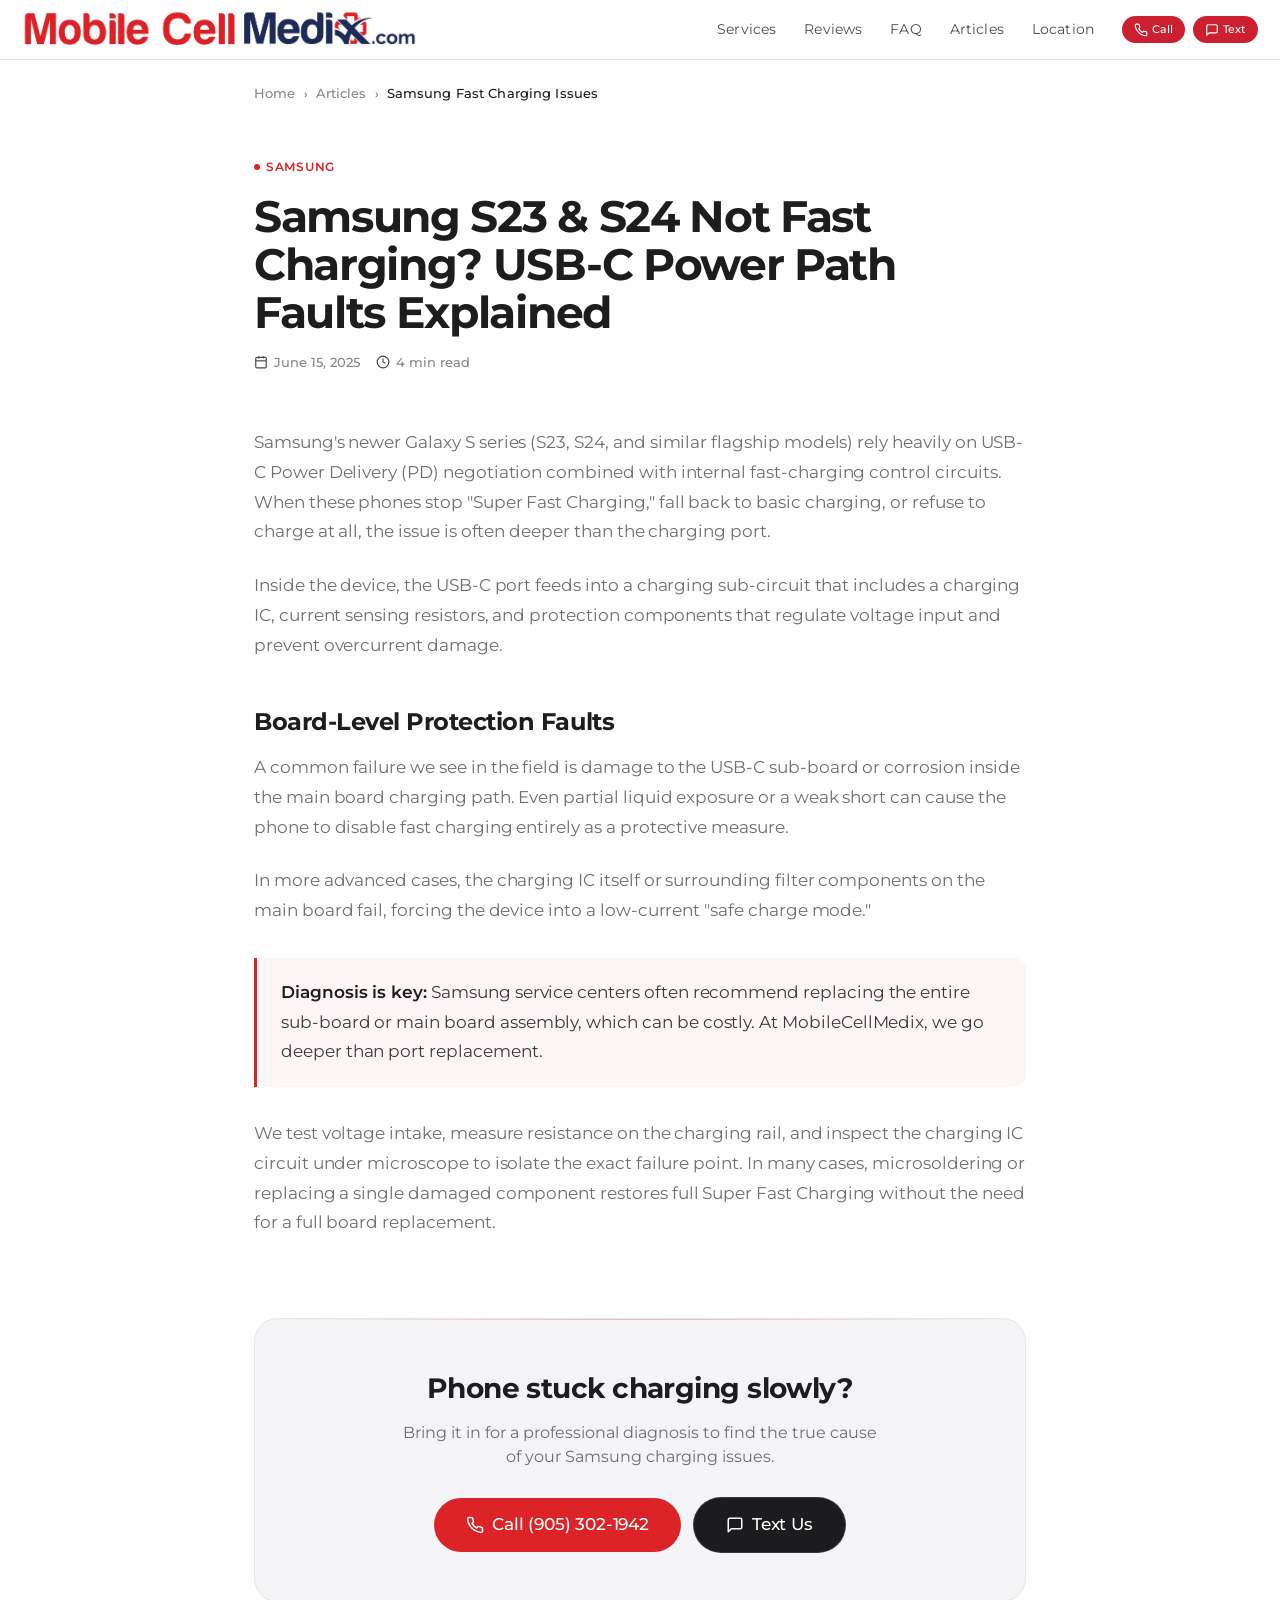
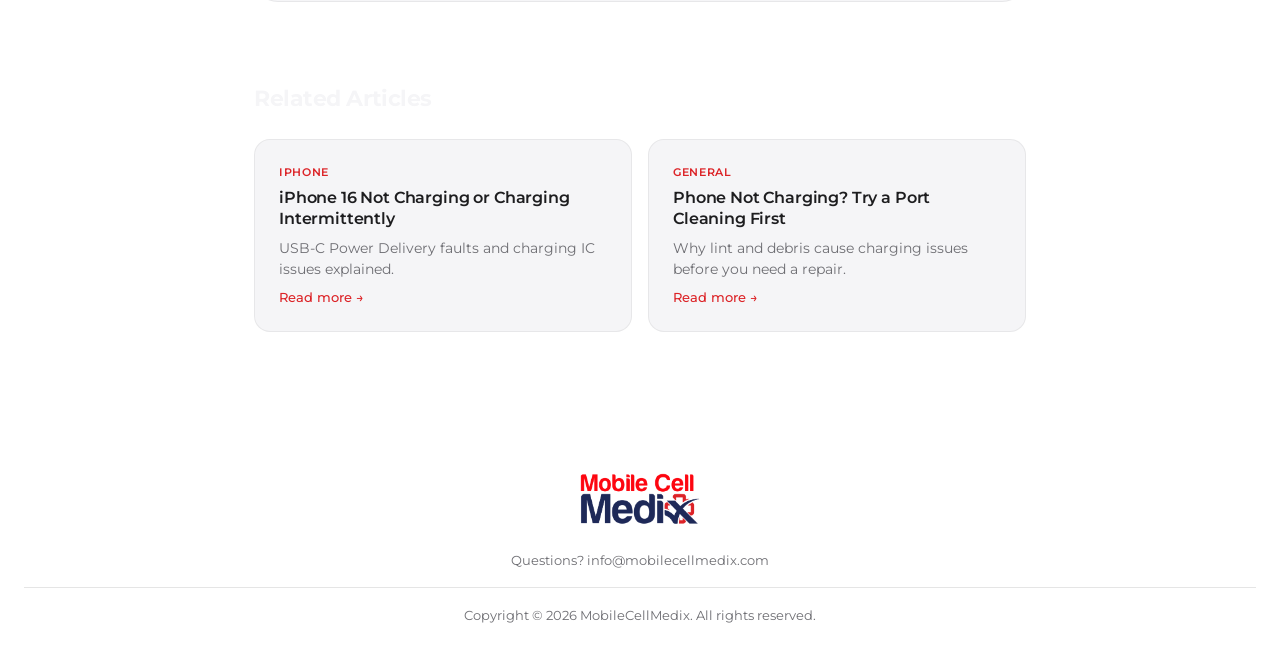
<file: articles/samsung-not-fast-charging.html>
<!doctype html>
<html lang="en">
<head>
  <meta charset="UTF-8" />
  <meta name="viewport" content="width=device-width, initial-scale=1.0" />
  <title>Samsung S23/S24 Not Fast Charging? | MobileCellMedix</title>
  <meta name="description" content="Samsung phone not fast charging or charging slowly? The issue is often a board-level protection fault, not a dead charging port. We offer microsoldering repair." />
  <link rel="canonical" href="https://mobilecellmedix.com/articles/samsung-not-fast-charging.html" />
  <meta property="og:title" content="Samsung S23/S24 Not Fast Charging? USB-C Power Path Faults Explained" />
  <meta property="og:description" content="Phone stuck in slow charge mode? Learn about board-level USB-C PD failures on Samsung flagships." />
  <meta property="og:type" content="article" />
  <meta property="og:url" content="https://mobilecellmedix.com/articles/samsung-not-fast-charging.html" />
  <meta property="og:site_name" content="MobileCellMedix" />
  <script type="application/ld+json">
  {"@context":"https://schema.org","@type":"Article","headline":"Samsung S23 / S24 Not Fast Charging or Charging Slowly – USB-C PD and Power Path Faults","description":"Phone stuck in slow charge mode? Learn about board-level USB-C PD failures on Samsung flagships.","author":{"@type":"Organization","name":"MobileCellMedix","url":"https://mobilecellmedix.com"},"publisher":{"@type":"Organization","name":"MobileCellMedix","url":"https://mobilecellmedix.com"},"datePublished":"2025-06-15","dateModified":"2025-06-15","mainEntityOfPage":"https://mobilecellmedix.com/articles/samsung-not-fast-charging.html"}
  </script>
  <link rel="preconnect" href="https://fonts.googleapis.com"><link rel="preconnect" href="https://fonts.gstatic.com" crossorigin>
  <link href="https://fonts.googleapis.com/css2?family=Montserrat:wght@400;500;600;700&display=swap" rel="stylesheet">
  <link rel="stylesheet" href="../main.css" /><link rel="stylesheet" href="article-styles.css" /><link rel="icon" href="../photos/logo.png" type="image/png" />
</head>
<body class="article-page">
  <header class="site-header" id="site-header"><div class="header-inner"><a href="../" class="header-logo"><img src="../photos/logo_name_horizontal.png" alt="Mobile Cell Medix" /></a><nav class="header-nav"><a href="../#services" class="header-link">Services</a><a href="../#reviews" class="header-link">Reviews</a>
        <a href="../#faq" class="header-link">FAQ</a>
        <a href="index.html" class="header-link">Articles</a><a href="../#map-section" class="header-link">Location</a><div class="header-contact-group"><a href="tel:9053021942" class="header-cta" title="Call us"><svg xmlns="http://www.w3.org/2000/svg" width="14" height="14" viewBox="0 0 24 24" fill="none" stroke="currentColor" stroke-width="2" stroke-linecap="round" stroke-linejoin="round"><path d="M22 16.92v3a2 2 0 0 1-2.18 2 19.79 19.79 0 0 1-8.63-3.07 19.5 19.5 0 0 1-6-6 19.79 19.79 0 0 1-3.07-8.67A2 2 0 0 1 4.11 2h3a2 2 0 0 1 2 1.72 12.84 12.84 0 0 0 .7 2.81 2 2 0 0 1-.45 2.11L8.09 9.91a16 16 0 0 0 6 6l1.27-1.27a2 2 0 0 1 2.11-.45 12.84 12.84 0 0 0 2.81.7A2 2 0 0 1 22 16.92z"></path></svg>Call</a><a href="sms:9053021942" class="header-cta" title="Text us"><svg xmlns="http://www.w3.org/2000/svg" width="14" height="14" viewBox="0 0 24 24" fill="none" stroke="currentColor" stroke-width="2" stroke-linecap="round" stroke-linejoin="round"><path d="M21 15a2 2 0 0 1-2 2H7l-4 4V5a2 2 0 0 1 2-2h14a2 2 0 0 1 2 2z"></path></svg>Text</a></div><button class="mobile-menu-btn" id="mobile-menu-btn" aria-label="Open navigation menu" aria-expanded="false"><span class="hamburger-line"></span><span class="hamburger-line"></span><span class="hamburger-line"></span></button></nav></div><div class="mobile-menu" id="mobile-menu"><a href="../" class="mobile-menu-link"><svg xmlns="http://www.w3.org/2000/svg" width="18" height="18" viewBox="0 0 24 24" fill="none" stroke="currentColor" stroke-width="1.5"><path d="M3 9l9-7 9 7v11a2 2 0 0 1-2 2H5a2 2 0 0 1-2-2z"/><polyline points="9 22 9 12 15 12 15 22"/></svg>Home</a><a href="../#services" class="mobile-menu-link"><svg xmlns="http://www.w3.org/2000/svg" width="18" height="18" viewBox="0 0 24 24" fill="none" stroke="currentColor" stroke-width="1.5"><rect x="5" y="2" width="14" height="20" rx="2" ry="2"/><line x1="12" y1="18" x2="12.01" y2="18"/></svg>Services</a><a href="../#reviews" class="mobile-menu-link"><svg xmlns="http://www.w3.org/2000/svg" width="18" height="18" viewBox="0 0 24 24" fill="none" stroke="currentColor" stroke-width="1.5"><polygon points="12 2 15.09 8.26 22 9.27 17 14.14 18.18 21.02 12 17.77 5.82 21.02 7 14.14 2 9.27 8.91 8.26 12 2"/></svg>Reviews</a><a href="../#map-section" class="mobile-menu-link"><svg xmlns="http://www.w3.org/2000/svg" width="18" height="18" viewBox="0 0 24 24" fill="none" stroke="currentColor" stroke-width="1.5"><path d="M21 10c0 7-9 13-9 13s-9-6-9-13a9 9 0 0 1 18 0z"/><circle cx="12" cy="10" r="3"/></svg>Location</a></div></header>

  <main>
    <div class="breadcrumbs"><nav aria-label="Breadcrumb"><a href="../" class="breadcrumb-link">Home</a><span class="breadcrumb-sep">›</span><a href="index.html" class="breadcrumb-link">Articles</a><span class="breadcrumb-sep">›</span><span class="breadcrumb-current">Samsung Fast Charging Issues</span></nav></div>

    <article>
      <div class="article-header">
        <div class="article-category"><span class="article-category-dot"></span>Samsung</div>
        <h1>Samsung S23 & S24 Not Fast Charging? USB-C Power Path Faults Explained</h1>
        <div class="article-meta">
          <span class="article-meta-item"><svg xmlns="http://www.w3.org/2000/svg" width="14" height="14" viewBox="0 0 24 24" fill="none" stroke="currentColor" stroke-width="2"><rect x="3" y="4" width="18" height="18" rx="2" ry="2"/><line x1="16" y1="2" x2="16" y2="6"/><line x1="8" y1="2" x2="8" y2="6"/><line x1="3" y1="10" x2="21" y2="10"/></svg>June 15, 2025</span>
          <span class="article-meta-item"><svg xmlns="http://www.w3.org/2000/svg" width="14" height="14" viewBox="0 0 24 24" fill="none" stroke="currentColor" stroke-width="2"><circle cx="12" cy="12" r="10"/><polyline points="12 6 12 12 16 14"/></svg>4 min read</span>
        </div>
      </div>

      <div class="article-body">
        <p>Samsung's newer Galaxy S series (S23, S24, and similar flagship models) rely heavily on USB-C Power Delivery (PD) negotiation combined with internal fast-charging control circuits. When these phones stop "Super Fast Charging," fall back to basic charging, or refuse to charge at all, the issue is often deeper than the charging port.</p>

        <p>Inside the device, the USB-C port feeds into a charging sub-circuit that includes a charging IC, current sensing resistors, and protection components that regulate voltage input and prevent overcurrent damage.</p>

        <h2>Board-Level Protection Faults</h2>

        <p>A common failure we see in the field is damage to the USB-C sub-board or corrosion inside the main board charging path. Even partial liquid exposure or a weak short can cause the phone to disable fast charging entirely as a protective measure.</p>

        <p>In more advanced cases, the charging IC itself or surrounding filter components on the main board fail, forcing the device into a low-current "safe charge mode."</p>

        <div class="callout">
          <p><strong>Diagnosis is key:</strong> Samsung service centers often recommend replacing the entire sub-board or main board assembly, which can be costly. At MobileCellMedix, we go deeper than port replacement.</p>
        </div>

        <p>We test voltage intake, measure resistance on the charging rail, and inspect the charging IC circuit under microscope to isolate the exact failure point. In many cases, microsoldering or replacing a single damaged component restores full Super Fast Charging without the need for a full board replacement.</p>
      </div>
    </article>

    <div class="article-cta">
      <div class="article-cta-card">
        <h2>Phone stuck charging slowly?</h2>
        <p>Bring it in for a professional diagnosis to find the true cause of your Samsung charging issues.</p>
        <div class="article-cta-buttons">
          <a href="tel:9053021942" class="btn-primary"><svg xmlns="http://www.w3.org/2000/svg" width="18" height="18" viewBox="0 0 24 24" fill="none" stroke="currentColor" stroke-width="2" stroke-linecap="round" stroke-linejoin="round"><path d="M22 16.92v3a2 2 0 0 1-2.18 2 19.79 19.79 0 0 1-8.63-3.07 19.5 19.5 0 0 1-6-6 19.79 19.79 0 0 1-3.07-8.67A2 2 0 0 1 4.11 2h3a2 2 0 0 1 2 1.72 12.84 12.84 0 0 0 .7 2.81 2 2 0 0 1-.45 2.11L8.09 9.91a16 16 0 0 0 6 6l1.27-1.27a2 2 0 0 1 2.11-.45 12.84 12.84 0 0 0 2.81.7A2 2 0 0 1 22 16.92z"></path></svg>Call (905) 302‑1942</a>
          <a href="sms:9053021942" class="btn-primary" style="background:#1c1c1e; border:1px solid rgba(255,255,255,0.12);"><svg xmlns="http://www.w3.org/2000/svg" width="18" height="18" viewBox="0 0 24 24" fill="none" stroke="currentColor" stroke-width="2" stroke-linecap="round" stroke-linejoin="round"><path d="M21 15a2 2 0 0 1-2 2H7l-4 4V5a2 2 0 0 1 2-2h14a2 2 0 0 1 2 2z"></path></svg>Text Us</a>
        </div>
      </div>
    </div>

    <div class="related-articles">
      <h2>Related Articles</h2>
      <div class="related-grid">
        <a href="iphone-16-not-charging.html" class="related-card"><span class="related-card-category">iPhone</span><h3>iPhone 16 Not Charging or Charging Intermittently</h3><p>USB-C Power Delivery faults and charging IC issues explained.</p><span class="related-card-arrow">Read more →</span></a>
        <a href="charging-port-cleaning.html" class="related-card"><span class="related-card-category">General</span><h3>Phone Not Charging? Try a Port Cleaning First</h3><p>Why lint and debris cause charging issues before you need a repair.</p><span class="related-card-arrow">Read more →</span></a>
      </div>
    </div>
  </main>

  <footer class="site-footer"><div class="footer-inner"><img src="../photos/logo_name_wide.png" alt="Mobile Cell Medix" class="footer-logo" /><p>Questions? <a href="mailto:info@mobilecellmedix.com">info@mobilecellmedix.com</a></p><hr class="footer-sep" /><p>Copyright &copy; <span id="footer-year"></span> MobileCellMedix. All rights reserved.</p></div></footer>
  <script>document.getElementById('footer-year').textContent=new Date().getFullYear();const mb=document.getElementById('mobile-menu-btn'),mm=document.getElementById('mobile-menu');if(mb&&mm){mb.addEventListener('click',()=>{mm.classList.toggle('active');mb.classList.toggle('active');mb.setAttribute('aria-expanded',mm.classList.contains('active'))});}const t=localStorage.getItem('theme')||'light';if(t==='light')document.body.classList.add('light-mode');const tt=document.getElementById('theme-toggle');if(tt)tt.addEventListener('click',()=>{document.body.classList.toggle('light-mode');localStorage.setItem('theme',document.body.classList.contains('light-mode')?'light':'dark')});</script>
</body>
</html>
</file>
<file: main.css>
/* ============================================
   MobileCellMedix — Iteration 5
   Dark Cupertino Cinematic
   ============================================ */

/* ---------- Top Banner ---------- */
.top-banner {
  background-color: #1c1c1e;
  color: #a1a1a6;
  text-align: center;
  padding: 10px 16px;
  font-size: 13px;
  font-weight: 500;
  letter-spacing: -0.01em;
  border-bottom: 1px solid rgba(255, 255, 255, 0.05);
  position: relative;
  z-index: 1001;
}

/* ---------- Reset & Base ---------- */

*,
*::before,
*::after {
  margin: 0;
  padding: 0;
  box-sizing: border-box;
}

html {
  scroll-behavior: smooth;
  -webkit-font-smoothing: antialiased;
  -moz-osx-font-smoothing: grayscale;
}

body {
  font-family:
    "Montserrat",
    -apple-system,
    BlinkMacSystemFont,
    sans-serif;
  color: #f5f5f7;
  background-color: #000000;
  line-height: 1.5;
  font-size: 17px;
  overflow-x: hidden;
}

img {
  display: block;
  max-width: 100%;
  height: auto;
}

a {
  text-decoration: none;
  color: inherit;
}

/* ---------- Sticky Header ---------- */
.site-header {
  position: sticky;
  top: 0;
  left: 0;
  width: 100%;
  height: 60px;
  z-index: 1000;
  display: flex;
  align-items: center;
  justify-content: center;
  background: rgba(0, 0, 0, 0.88);
  backdrop-filter: saturate(180%) blur(20px);
  -webkit-backdrop-filter: saturate(180%) blur(20px);
  border-bottom: 1px solid rgba(255, 255, 255, 0.1);
  transition: background 0.35s ease;
}

.site-header.scrolled {
  background: rgba(0, 0, 0, 0.88);
}

.header-inner {
  max-width: 1280px;
  width: 100%;
  padding: 0 22px;
  display: flex;
  align-items: center;
  justify-content: space-between;
}

.header-logo img {
  height: 44px;
  width: auto;
  transition: opacity 0.2s ease;
}

.header-nav {
  display: flex;
  align-items: center;
  gap: 28px;
}

.header-link {
  font-size: 14px;
  font-weight: 400;
  color: rgba(245, 245, 247, 0.8);
  letter-spacing: 0.01em;
  transition: color 0.2s ease;
}

.header-link:hover {
  color: #ffffff;
}

.header-contact-group {
  display: flex;
  align-items: center;
  gap: 8px;
}

.header-cta {
  display: inline-flex;
  align-items: center;
  gap: 4px;
  font-size: 11px;
  font-weight: 500;
  color: #ffffff;
  background: #cc2030;
  border-radius: 980px;
  padding: 5px 12px;
  transition: background 0.25s ease;
  white-space: nowrap;
}

.header-cta:hover {
  background: #dc2327;
  border-color: #dc2327;
}

/* ---------- Mobile Menu Button ---------- */
.mobile-menu-btn {
  display: none;
  align-items: center;
  justify-content: center;
  width: 36px;
  height: 36px;
  background: none;
  border: none;
  cursor: pointer;
  padding: 6px;
  border-radius: 8px;
  transition: background 0.2s ease;
  flex-direction: column;
  gap: 5px;
}

.mobile-menu-btn:hover {
  background: rgba(255, 255, 255, 0.08);
}

.hamburger-line {
  display: block;
  width: 20px;
  height: 2px;
  background: #f5f5f7;
  border-radius: 2px;
  transition:
    transform 0.3s cubic-bezier(0.25, 0.46, 0.45, 0.94),
    opacity 0.3s ease,
    background 0.2s ease;
  transform-origin: center;
}

/* Hamburger → X animation */
.mobile-menu-btn.active .hamburger-line:nth-child(1) {
  transform: translateY(7px) rotate(45deg);
}

.mobile-menu-btn.active .hamburger-line:nth-child(2) {
  opacity: 0;
  transform: scaleX(0);
}

.mobile-menu-btn.active .hamburger-line:nth-child(3) {
  transform: translateY(-7px) rotate(-45deg);
}

/* ---------- Mobile Dropdown Menu ---------- */
.mobile-menu {
  display: none;
  flex-direction: column;
  gap: 2px;
  padding: 8px 16px 16px;
  background: rgba(0, 0, 0, 0.92);
  backdrop-filter: saturate(180%) blur(20px);
  -webkit-backdrop-filter: saturate(180%) blur(20px);
  border-bottom: 1px solid rgba(255, 255, 255, 0.08);
  max-height: 0;
  overflow: hidden;
  opacity: 0;
  transition:
    max-height 0.4s cubic-bezier(0.25, 0.46, 0.45, 0.94),
    opacity 0.3s ease,
    padding 0.4s ease;
}

.mobile-menu.active {
  max-height: 400px;
  opacity: 1;
  padding: 8px 16px 16px;
}

.mobile-menu-link {
  display: flex;
  align-items: center;
  gap: 14px;
  padding: 14px 16px;
  border-radius: 12px;
  font-size: 15px;
  font-weight: 500;
  color: rgba(245, 245, 247, 0.85);
  letter-spacing: -0.005em;
  transition:
    background 0.2s ease,
    color 0.2s ease;
}

.mobile-menu-link:hover,
.mobile-menu-link:active {
  background: rgba(255, 255, 255, 0.08);
  color: #ffffff;
}

.mobile-menu-link svg {
  color: #86868b;
  flex-shrink: 0;
  transition: color 0.2s ease;
}

.mobile-menu-link:hover svg,
.mobile-menu-link:active svg {
  color: #dc2327;
}

/* ---------- Hero ---------- */
.hero {
  position: relative;
  min-height: auto;
  display: flex;
  align-items: center;
  justify-content: center;
  text-align: center;
  padding: 80px 24px 100px;
  background: #000000;
  overflow: hidden;
}

.hero::after {
  content: "";
  position: absolute;
  bottom: 0;
  left: 0;
  right: 0;
  height: 200px;
  background: linear-gradient(to top, #000000, transparent);
  pointer-events: none;
  z-index: 2;
}

.bg-medic-cross {
  position: absolute;
  top: 50%;
  left: 50%;
  transform: translate(-50%, -50%);
  width: 900px;
  height: 900px;
  color: rgba(220, 35, 39, 0.4);
  /* Much brighter in dark mode */
  z-index: 1;
  pointer-events: none;
}

.hero-content {
  position: relative;
  z-index: 3;
  max-width: 720px;
}

.hero-logo {
  height: 48px;
  width: auto;
  margin: 0 auto 28px;
  display: block;
}

.hero h1 {
  font-size: clamp(44px, 7vw, 80px);
  font-weight: 700;
  letter-spacing: -0.04em;
  line-height: 1.05;
  color: #f5f5f7;
  margin-bottom: 20px;
}

.hero h1 .gradient-text {
  background: linear-gradient(
    135deg,
    #1e2b59 0%,
    #1e2b59 40%,
    #dc2327 85%,
    #dc2327 100%
  );
  -webkit-background-clip: text;
  -webkit-text-fill-color: transparent;
  background-clip: text;
}

.hero .subhead {
  font-size: clamp(17px, 2.5vw, 21px);
  color: #86868b;
  font-weight: 400;
  line-height: 1.45;
  max-width: 540px;
  margin: 0 auto 44px;
  letter-spacing: -0.005em;
}

.hero-actions {
  display: flex;
  align-items: center;
  justify-content: center;
  gap: 20px;
  flex-wrap: wrap;
}

.contact-buttons-group {
  display: flex;
  align-items: center;
  gap: 12px;
  flex-wrap: wrap;
  justify-content: center;
}

.contact-buttons-group .btn-primary {
  padding: 14px 24px;
  font-size: 15px;
  gap: 6px;
}

.btn-primary {
  display: inline-flex;
  align-items: center;
  gap: 8px;
  background: #dc2327;
  color: #ffffff;
  font-size: 17px;
  font-weight: 500;
  padding: 14px 32px;
  border-radius: 980px;
  border: none;
  cursor: pointer;
  transition:
    background 0.25s ease,
    transform 0.15s ease;
  letter-spacing: -0.01em;
}

.btn-primary:hover {
  background: #a61a27;
}

.btn-primary:active {
  transform: scale(0.97);
}

.btn-secondary {
  display: inline-flex;
  align-items: center;
  gap: 5px;
  font-size: 17px;
  font-weight: 500;
  color: #dc2327;
  padding: 14px 8px;
  transition: color 0.2s ease;
  letter-spacing: -0.01em;
}

.btn-secondary:hover {
  color: #dc2327;
}

.btn-secondary .chevron {
  font-size: 18px;
  transition: transform 0.2s ease;
}

.btn-secondary:hover .chevron {
  transform: translateX(3px);
}

/* ---------- Divider ---------- */
.section-divider {
  width: 100%;
  border: none;
  border-top: 1px solid rgba(255, 255, 255, 0.06);
  margin: 0;
}

/* ---------- Services ---------- */
.services {
  padding: 100px 24px;
  background: #000000;
}

.section-header {
  text-align: center;
  margin-bottom: 60px;
}

.section-header h2 {
  font-size: clamp(36px, 5vw, 56px);
  font-weight: 700;
  letter-spacing: -0.035em;
  line-height: 1.07;
  color: #f5f5f7;
  margin-bottom: 12px;
}

.section-header p {
  font-size: 19px;
  color: #86868b;
  font-weight: 400;
  letter-spacing: -0.005em;
}

.services-grid {
  display: grid;
  grid-template-columns: repeat(2, 1fr);
  gap: 16px;
  max-width: 1200px;
  margin: 0 auto;
}

.service-card {
  position: relative;
  background: #1c1c1e;
  border-radius: 24px;
  padding: 44px 32px;
  overflow: hidden;
  transition:
    transform 0.35s cubic-bezier(0.25, 0.46, 0.45, 0.94),
    box-shadow 0.35s ease,
    border-color 0.35s ease;
  border: 1px solid rgba(255, 255, 255, 0.05);
  display: flex;
  flex-direction: column;
}

.service-card:hover {
  transform: translateY(-4px);
  box-shadow: 0 12px 48px rgba(204, 32, 48, 0.15);
  border-color: rgba(255, 255, 255, 0.1);
}

.service-card::before {
  content: "";
  position: absolute;
  top: 0;
  left: 0;
  right: 0;
  height: 1px;
  background: linear-gradient(
    90deg,
    transparent,
    rgba(255, 255, 255, 0.12),
    transparent
  );
  opacity: 0;
  transition: opacity 0.35s ease;
}

.service-card:hover::before {
  opacity: 1;
}

.service-icon {
  width: 48px;
  height: 48px;
  display: flex;
  align-items: center;
  justify-content: center;
  margin-bottom: 20px;
  color: #f5f5f7;
  transition:
    color 0.3s ease,
    transform 0.3s ease;
}

.service-icon svg {
  width: 32px;
  height: 32px;
}

.service-card h3 {
  font-size: 22px;
  font-weight: 600;
  letter-spacing: -0.02em;
  color: #f5f5f7;
  margin-bottom: 8px;
}

.service-card p {
  font-size: 15px;
  color: #86868b;
  line-height: 1.55;
  letter-spacing: -0.003em;
  flex-grow: 1;
}

.service-tags {
  display: flex;
  flex-wrap: wrap;
  gap: 8px;
  margin-top: 16px;
  margin-bottom: 24px;
}

.service-tags span {
  font-size: 12px;
  font-weight: 500;
  color: #86868b;
  background: rgba(255, 255, 255, 0.05);
  padding: 4px 10px;
  border-radius: 6px;
  letter-spacing: 0.02em;
}

.service-card:hover .service-icon {
  color: #dc2327;
  transform: scale(1.05);
}
.service-actions {
  display: flex;
  align-items: center;
  gap: 10px;
  margin-top: auto;
  font-size: 15px;
  font-weight: 500;
  color: #f5f5f7;
}

.action-divider {
  color: #86868b;
  font-size: 14px;
  user-select: none;
}

.action-link {
  display: inline-flex;
  align-items: center;
  gap: 4px;
  transition: color 0.2s ease;
  cursor: pointer;
}

.action-link span {
  font-size: 13px;
  transition: transform 0.2s ease;
}

.action-link:hover {
  color: #dc2327;
}

.action-link:hover span {
  transform: translate(2px, -2px);
}

.book-now-trigger {
  appearance: none;
  -webkit-appearance: none;
  background: none;
  border: none;
  outline: none;
  font-family: inherit;
  font-size: inherit;
  font-weight: inherit;
  color: #dc2327;
  padding: 0;
  cursor: pointer;
  transition: color 0.2s ease;
}

.book-now-trigger:hover {
  color: #ff453a;
}

/* ---------- Cinematic Showcase ---------- */
.showcase-block {
  position: relative;
  padding: 100px 24px;
  background: #000000;
}

.showcase-inner {
  display: grid;
  grid-template-columns: 1fr 1fr;
  gap: 48px;
  align-items: center;
  max-width: 1280px;
  margin: 0 auto;
}

.showcase-block.reverse .showcase-inner {
  direction: rtl;
}

.showcase-block.reverse .showcase-inner > * {
  direction: ltr;
}

.showcase-text .eyebrow {
  font-size: 14px;
  font-weight: 600;
  text-transform: uppercase;
  letter-spacing: 0.06em;
  color: #86868b;
  margin-bottom: 12px;
}

.showcase-text h2 {
  font-size: clamp(28px, 4vw, 44px);
  font-weight: 700;
  letter-spacing: -0.03em;
  line-height: 1.1;
  color: #f5f5f7;
  margin-bottom: 16px;
}

.showcase-text p {
  font-size: 17px;
  color: #86868b;
  line-height: 1.55;
  letter-spacing: -0.005em;
  max-width: 440px;
}

.showcase-media {
  position: relative;
  border-radius: 20px;
  overflow: hidden;
}

.showcase-media img {
  width: 100%;
  display: block;
  transition: transform 0.6s cubic-bezier(0.25, 0.46, 0.45, 0.94);
}

.showcase-media:hover img {
  transform: scale(1.03);
}

.showcase-media::after {
  content: "";
  position: absolute;
  inset: 0;
  border-radius: 20px;
  border: 1px solid rgba(255, 255, 255, 0.06);
  pointer-events: none;
}

/* ---------- Owner Section ---------- */
.owner-section {
  padding: 120px 24px;
}

.owner-section .container {
  max-width: 1280px;
  margin: 0 auto;
}

.owner-grid {
  display: grid;
  grid-template-columns: 1.2fr 0.8fr;
  gap: 80px;
  align-items: center;
}

.owner-text .eyebrow {
  display: inline-block;
  font-size: 14px;
  font-weight: 600;
  text-transform: uppercase;
  letter-spacing: 0.05em;
  color: #dc2327;
  margin-bottom: 16px;
}

.owner-text h2 {
  font-size: clamp(32px, 4vw, 48px);
  font-weight: 700;
  letter-spacing: -0.03em;
  line-height: 1.1;
  color: #f5f5f7;
  margin-bottom: 24px;
}

.owner-text p {
  font-size: 17px;
  color: #86868b;
  line-height: 1.6;
  margin-bottom: 20px;
}

.owner-text p strong {
  color: #f5f5f7;
  font-weight: 600;
}

.owner-badge {
  display: flex;
  align-items: center;
  gap: 12px;
  margin-top: 32px;
  padding-top: 32px;
  border-top: 1px solid rgba(255, 255, 255, 0.1);
}

.owner-badge span {
  font-size: 15px;
  font-weight: 500;
  color: #f5f5f7;
}

.owner-photos {
  display: flex;
  justify-content: flex-end;
  width: 100%;
}

.photo-main {
  border-radius: 20px;
  overflow: hidden;
  width: 100%;
  max-width: 440px;
}

.photo-main img {
  width: 100%;
  height: auto;
  object-fit: cover;
  display: block;
  transition: transform 0.6s cubic-bezier(0.25, 0.46, 0.45, 0.94);
}

.photo-main:hover img {
  transform: scale(1.03);
}

.photo-stack {
  display: flex;
  flex-direction: column;
  gap: 16px;
}

.photo-stack img {
  width: 100%;
  height: 100%;
  object-fit: cover;
  border-radius: 20px;
  aspect-ratio: 1 / 1;
  transition: transform 0.6s cubic-bezier(0.25, 0.46, 0.45, 0.94);
}

.photo-stack img:hover {
  transform: scale(1.03);
}

/* ---------- Map ---------- */
.map-section {
  padding: 100px 24px;
  background: #000000;
  text-align: center;
}

.map-section .container {
  max-width: 1200px;
  margin: 0 auto;
}

.map-embed-wrap {
  position: relative;
  border-radius: 20px;
  overflow: hidden;
  border: 1px solid rgba(255, 255, 255, 0.06);
  margin-bottom: 36px;
}

.map-embed {
  width: 100%;
  height: 450px;
  border: none;
  display: block;
  filter: invert(90%) hue-rotate(180deg) contrast(0.85);
}

.map-cta {
  margin-top: 8px;
}

/* ---------- Footer ---------- */
.site-footer {
  border-top: 1px solid rgba(255, 255, 255, 0.06);
  padding: 40px 24px;
  text-align: center;
  background: #000000;
}

.footer-inner {
  max-width: 1280px;
  margin: 0 auto;
}

.footer-logo {
  height: 52px;
  width: auto;
  margin: 0 auto 24px;
  display: block;
}

.footer-inner p {
  font-size: 13px;
  color: #6e6e73;
  line-height: 1.7;
}

.footer-inner a {
  color: #6e6e73;
  transition: color 0.2s ease;
}

.footer-inner a:hover {
  color: #dc2327;
}

.footer-sep {
  width: 100%;
  border: none;
  border-top: 1px solid rgba(255, 255, 255, 0.04);
  margin: 16px 0;
}

/* ---------- Reviews Section ---------- */
.reviews-section {
  padding: 100px 24px;
  background: #000000;
  overflow: hidden;
}

.reviews-section .container {
  max-width: 1400px;
  margin: 0 auto;
}

.reviews-badge {
  display: inline-flex;
  align-items: center;
  gap: 10px;
  background: rgba(255, 255, 255, 0.06);
  border: 1px solid rgba(255, 255, 255, 0.08);
  padding: 8px 18px;
  border-radius: 980px;
  margin-bottom: 20px;
}

.reviews-badge .google-icon {
  flex-shrink: 0;
}

.reviews-source {
  font-size: 14px;
  font-weight: 500;
  color: #f5f5f7;
  letter-spacing: 0.01em;
}

.reviews-stars-summary {
  display: flex;
  align-items: center;
  justify-content: center;
  gap: 12px;
  margin-top: 16px;
}

.stars-row {
  display: flex;
  gap: 4px;
}

.reviews-rating-text {
  font-size: 17px;
  font-weight: 500;
  color: #86868b;
  letter-spacing: -0.005em;
}

/* Carousel wrapper */
.reviews-carousel-wrap {
  position: relative;
  display: flex;
  align-items: center;
  gap: 12px;
}

.reviews-carousel {
  overflow: hidden;
  border-radius: 24px;
  flex: 1;
  cursor: grab;
}

.reviews-carousel.dragging {
  cursor: grabbing;
}

.reviews-track {
  display: flex;
  gap: 16px;
  transition: transform 0.5s cubic-bezier(0.25, 0.46, 0.45, 0.94);
  padding: 8px 0;
}

.reviews-carousel.dragging .reviews-track {
  transition: none;
}

/* Review card */
.review-card {
  min-width: 340px;
  max-width: 340px;
  background: #1c1c1e;
  border-radius: 20px;
  padding: 28px;
  border: 1px solid rgba(255, 255, 255, 0.06);
  display: flex;
  flex-direction: column;
  gap: 14px;
  flex-shrink: 0;
  transition:
    transform 0.35s cubic-bezier(0.25, 0.46, 0.45, 0.94),
    box-shadow 0.35s ease,
    border-color 0.35s ease;
}

.review-card:hover {
  transform: translateY(-4px);
  box-shadow: 0 12px 40px rgba(0, 0, 0, 0.4);
  border-color: rgba(255, 255, 255, 0.1);
}

.review-card-top {
  display: flex;
  align-items: center;
  gap: 12px;
}

.review-avatar {
  width: 40px;
  height: 40px;
  border-radius: 50%;
  display: flex;
  align-items: center;
  justify-content: center;
  font-size: 17px;
  font-weight: 600;
  color: #ffffff;
  flex-shrink: 0;
}

.review-meta {
  display: flex;
  flex-direction: column;
}

.review-name {
  font-size: 15px;
  font-weight: 600;
  color: #f5f5f7;
  letter-spacing: -0.01em;
}

.review-date {
  font-size: 12px;
  color: #86868b;
  letter-spacing: 0.01em;
}

.review-stars {
  display: flex;
  gap: 2px;
}

.review-text {
  font-size: 14px;
  color: #a1a1a6;
  line-height: 1.6;
  letter-spacing: -0.003em;
  flex-grow: 1;
  display: -webkit-box;
  -webkit-line-clamp: 5;
  -webkit-box-orient: vertical;
  overflow: hidden;
}

.review-google-badge {
  display: flex;
  align-items: center;
  gap: 6px;
  margin-top: auto;
  padding-top: 12px;
  border-top: 1px solid rgba(255, 255, 255, 0.06);
}

.review-google-badge span {
  font-size: 12px;
  color: #6e6e73;
  font-weight: 500;
  letter-spacing: 0.01em;
}

/* Arrow buttons */
.reviews-arrow {
  width: 44px;
  height: 44px;
  border-radius: 50%;
  border: 1px solid rgba(255, 255, 255, 0.12);
  background: rgba(255, 255, 255, 0.06);
  color: #f5f5f7;
  display: flex;
  align-items: center;
  justify-content: center;
  cursor: pointer;
  flex-shrink: 0;
  transition:
    background 0.25s ease,
    border-color 0.25s ease,
    transform 0.15s ease;
  z-index: 2;
}

.reviews-arrow:hover {
  background: rgba(255, 255, 255, 0.12);
  border-color: rgba(255, 255, 255, 0.2);
}

.reviews-arrow:active {
  transform: scale(0.93);
}

.reviews-arrow:disabled {
  opacity: 0.3;
  cursor: not-allowed;
}

/* Dots */
.reviews-dots {
  display: flex;
  justify-content: center;
  gap: 8px;
  margin-top: 32px;
}

.reviews-dot {
  width: 8px;
  height: 8px;
  border-radius: 50%;
  background: rgba(255, 255, 255, 0.15);
  border: none;
  cursor: pointer;
  transition:
    background 0.3s ease,
    transform 0.3s ease;
  padding: 0;
}

.reviews-dot.active {
  background: #dc2327;
  transform: scale(1.25);
}

.reviews-dot:hover:not(.active) {
  background: rgba(255, 255, 255, 0.3);
}

/* ---------- FAQ Section ---------- */
.faq-section {
  padding: 100px 24px;
  background: #000000;
}

.faq-section .container {
  max-width: 1000px;
  margin: 0 auto;
}

.faq-list {
  margin-top: 48px;
  display: flex;
  flex-direction: column;
}

.faq-item {
  border-bottom: 1px solid rgba(255, 255, 255, 0.1);
}

.faq-question {
  width: 100%;
  text-align: left;
  background: none;
  border: none;
  padding: 24px 0;
  display: flex;
  align-items: center;
  justify-content: space-between;
  font-size: 19px;
  font-weight: 600;
  color: #f5f5f7;
  cursor: pointer;
  letter-spacing: -0.01em;
  transition: color 0.2s ease;
}

.faq-question:hover {
  color: #ffffff;
}

.faq-icon {
  flex-shrink: 0;
  color: #86868b;
  transition:
    transform 0.3s cubic-bezier(0.25, 0.46, 0.45, 0.94),
    color 0.2s ease;
  margin-left: 16px;
}

.faq-question:hover .faq-icon {
  color: #f5f5f7;
}

.faq-item.active .faq-icon {
  transform: rotate(180deg);
  color: #dc2327;
}

.faq-answer {
  max-height: 0;
  overflow: hidden;
  transition: max-height 0.4s cubic-bezier(0.25, 0.46, 0.45, 0.94);
}

.faq-answer-inner {
  padding-bottom: 24px;
}

.faq-answer p {
  font-size: 16px;
  color: #86868b;
  line-height: 1.6;
  letter-spacing: -0.005em;
}

/* ---------- Responsive ---------- */
@media (max-width: 734px) {
  .hero {
    min-height: auto;
    padding: 60px 20px 72px;
  }

  .hero h1 {
    font-size: 40px;
  }

  .hero .subhead {
    font-size: 16px;
    margin-bottom: 32px;
  }

  .hero-actions {
    flex-direction: column;
    gap: 8px;
  }

  .btn-primary {
    width: 100%;
    justify-content: center;
    padding: 16px 28px;
  }

  .header-logo img {
    height: 24px;
    max-width: 140px;
    object-fit: contain;
  }

  .site-header {
    height: auto;
    flex-direction: column;
    align-items: stretch;
  }

  .header-inner {
    height: 60px;
    display: flex;
    align-items: center;
  }

  .header-nav {
    gap: 12px;
  }

  .header-link {
    display: none;
  }

  .mobile-menu-btn {
    display: flex;
  }

  .mobile-menu {
    display: flex;
    max-height: 0;
    opacity: 0;
    padding: 0 16px;
  }

  .mobile-menu.active {
    max-height: 400px;
    opacity: 1;
    padding: 8px 16px 16px;
  }

  .owner-grid {
    grid-template-columns: 1fr;
    gap: 48px;
  }

  .owner-section {
    padding: 72px 20px;
  }

  .owner-photos {
    grid-template-columns: 1fr;
    height: auto;
  }

  .photo-main img {
    aspect-ratio: 4 / 5;
  }

  .services {
    padding: 72px 20px;
  }

  .services-grid {
    grid-template-columns: 1fr;
    gap: 12px;
  }

  .service-card {
    padding: 32px 24px;
    border-radius: 20px;
  }

  .showcase-block {
    padding: 72px 20px;
  }

  .showcase-inner,
  .showcase-block.reverse .showcase-inner {
    grid-template-columns: 1fr;
    gap: 32px;
    direction: ltr;
  }

  .showcase-text {
    text-align: center;
  }

  .showcase-text p {
    max-width: 100%;
    margin: 0 auto;
  }

  .showcase-media {
    border-radius: 16px;
  }

  .map-section {
    padding: 72px 20px;
  }

  .map-embed {
    height: 300px;
  }

  .map-embed-wrap {
    border-radius: 16px;
  }

  .section-header h2 {
    font-size: 36px;
  }

  .reviews-section {
    padding: 72px 20px;
  }

  .review-card {
    min-width: 280px;
    max-width: 280px;
    padding: 24px;
  }

  .reviews-arrow {
    display: none;
  }

  .reviews-stars-summary {
    flex-direction: column;
    gap: 8px;
  }

  .faq-section {
    padding: 72px 20px;
  }

  .faq-question {
    font-size: 17px;
    padding: 20px 0;
  }
}

/* ---------- Animations ---------- */
@media (prefers-reduced-motion: no-preference) {
  .reveal {
    opacity: 0;
    transform: translateY(32px);
    transition:
      opacity 0.8s cubic-bezier(0.25, 0.46, 0.45, 0.94),
      transform 0.8s cubic-bezier(0.25, 0.46, 0.45, 0.94);
  }

  .reveal.visible {
    opacity: 1;
    transform: translateY(0);
  }

  .reveal-scale {
    opacity: 0;
    transform: scale(0.94);
    transition:
      opacity 0.8s cubic-bezier(0.25, 0.46, 0.45, 0.94),
      transform 0.8s cubic-bezier(0.25, 0.46, 0.45, 0.94);
  }

  .reveal-scale.visible {
    opacity: 1;
    transform: scale(1);
  }
}

@media (prefers-reduced-motion: reduce) {
  .reveal,
  .reveal-scale {
    opacity: 1;
    transform: none;
  }
}

/* ---------- Theme Toggle ---------- */
.theme-toggle {
  background: none;
  border: none;
  color: rgba(245, 245, 247, 0.8);
  cursor: pointer;
  padding: 8px;
  display: flex;
  align-items: center;
  justify-content: center;
  border-radius: 50%;
  transition:
    background 0.2s,
    color 0.2s;
}

.theme-toggle:hover {
  background: rgba(255, 255, 255, 0.1);
  color: #ffffff;
}

/* ============================================
   Repair Insights (Articles Preview)
   ============================================ */

.insights-preview-section {
  padding: 100px 0;
  background: #000000;
}

.insights-container {
  max-width: 1200px;
  margin: 0 auto;
  padding: 0 24px;
}

.insights-grid {
  display: grid;
  grid-template-columns: repeat(3, 1fr);
  gap: 20px;
  margin-top: 48px;
  margin-bottom: 48px;
}

.insight-card {
  background: #1c1c1e;
  border-radius: 20px;
  padding: 32px 28px;
  border: 1px solid rgba(255, 255, 255, 0.06);
  display: flex;
  flex-direction: column;
  gap: 12px;
  text-decoration: none;
  transition: transform 0.35s cubic-bezier(0.25, 0.46, 0.45, 0.94), box-shadow 0.35s ease, border-color 0.35s ease;
  position: relative;
  overflow: hidden;
}

.insight-card::before {
  content: "";
  position: absolute;
  top: 0;
  left: 0;
  right: 0;
  height: 1px;
  background: linear-gradient(90deg, transparent, rgba(255, 255, 255, 0.12), transparent);
  opacity: 0;
  transition: opacity 0.35s ease;
}

.insight-card:hover {
  transform: translateY(-4px);
  box-shadow: 0 12px 48px rgba(204, 32, 48, 0.12);
  border-color: rgba(255, 255, 255, 0.12);
}

.insight-card:hover::before {
  opacity: 1;
}

.insight-category {
  font-size: 11px;
  font-weight: 600;
  text-transform: uppercase;
  letter-spacing: 0.06em;
  color: #dc2327;
}

.insight-card h3 {
  font-size: 20px;
  font-weight: 600;
  color: #f5f5f7;
  letter-spacing: -0.015em;
  line-height: 1.3;
}

.insight-card p {
  font-size: 15px;
  color: #86868b;
  line-height: 1.55;
  display: -webkit-box;
  -webkit-line-clamp: 3;
  -webkit-box-orient: vertical;
  overflow: hidden;
  flex-grow: 1;
}

.insight-arrow {
  font-size: 14px;
  font-weight: 500;
  color: #dc2327;
  margin-top: 12px;
  display: inline-flex;
  align-items: center;
  gap: 4px;
  transition: gap 0.2s ease;
}

.insight-card:hover .insight-arrow {
  gap: 8px;
}

.insights-cta {
  display: flex;
  justify-content: center;
}

@media (max-width: 900px) {
  .insights-grid {
    grid-template-columns: repeat(2, 1fr);
  }
}

@media (max-width: 734px) {
  .insights-preview-section {
    padding: 72px 0;
  }
  
  .insights-grid {
    grid-template-columns: 1fr;
    gap: 16px;
  }
  
  .insight-card {
    padding: 24px 20px;
  }
}

/* ---------- Light Mode Overrides ---------- */
body.light-mode .top-banner {
  background-color: #e5e5ea;
  color: #1d1d1f;
  border-bottom: 1px solid rgba(0, 0, 0, 0.05);
}

body.light-mode {
  background-color: #ffffff;
  color: #1d1d1f;
}

body.light-mode .site-header {
  background: rgba(255, 255, 255, 0.88);
  border-bottom: 1px solid rgba(0, 0, 0, 0.1);
}

body.light-mode .header-logo img {
  background: transparent;
  padding: 0;
}

body.light-mode .header-link,
body.light-mode .theme-toggle {
  color: rgba(0, 0, 0, 0.7);
}

body.light-mode .header-link:hover,
body.light-mode .theme-toggle:hover {
  color: #000000;
}

body.light-mode .theme-toggle:hover {
  background: rgba(0, 0, 0, 0.05);
}

body.light-mode .hamburger-line {
  background: #1d1d1f;
}

body.light-mode .mobile-menu-btn:hover {
  background: rgba(0, 0, 0, 0.05);
}

body.light-mode .mobile-menu {
  background: rgba(255, 255, 255, 0.95);
  border-bottom: 1px solid rgba(0, 0, 0, 0.06);
}

body.light-mode .mobile-menu-link {
  color: rgba(0, 0, 0, 0.75);
}

body.light-mode .mobile-menu-link:hover,
body.light-mode .mobile-menu-link:active {
  background: rgba(0, 0, 0, 0.04);
  color: #1d1d1f;
}

body.light-mode .mobile-menu-link svg {
  color: #86868b;
}

body.light-mode .hero {
  background: #ffffff;
}

body.light-mode .hero::after {
  background: linear-gradient(to top, #ffffff, transparent);
}

body.light-mode .bg-medic-cross {
  color: rgba(220, 35, 39, 0.15);
  /* Much brighter in light mode */
}

body.light-mode .hero h1 {
  color: #1d1d1f;
}

body.light-mode .services,
body.light-mode .showcase-block,
body.light-mode .owner-section,
body.light-mode .map-section,
body.light-mode .site-footer {
  background: #ffffff;
}

body.light-mode .services {
  background: #f5f5f7;
}

body.light-mode .map-section {
  background: #f5f5f7;
}

body.light-mode .section-header h2,
body.light-mode .service-card h3,
body.light-mode .showcase-text h2,
body.light-mode .map-header h2,
body.light-mode .owner-text h2,
body.light-mode .owner-text p strong {
  color: #1d1d1f;
}

body.light-mode .service-card {
  background: #ffffff;
  border: 1px solid rgba(0, 0, 0, 0.05);
  box-shadow: 0 4px 20px rgba(0, 0, 0, 0.04);
}

body.light-mode .service-card:hover {
  border-color: rgba(0, 0, 0, 0.1);
  box-shadow: 0 8px 30px rgba(0, 0, 0, 0.08);
}

body.light-mode .service-icon,
body.light-mode .service-actions {
  color: #1d1d1f;
}

body.light-mode .service-tags span {
  background: rgba(0, 0, 0, 0.04);
  color: #1d1d1f;
}

body.light-mode .book-now-trigger {
  color: #dc2327;
}

body.light-mode .book-now-trigger:hover {
  color: #c41922;
}

body.light-mode .showcase-media::after {
  border: 1px solid rgba(0, 0, 0, 0.06);
}

body.light-mode .owner-badge {
  border-top: 1px solid rgba(0, 0, 0, 0.1);
}

body.light-mode .owner-badge span {
  color: #1d1d1f;
}

body.light-mode .insights-preview-section {
  background: #f5f5f7;
}

body.light-mode .insight-card {
  background: #ffffff;
  border-color: rgba(0, 0, 0, 0.06);
  box-shadow: 0 2px 12px rgba(0, 0, 0, 0.04);
}

body.light-mode .insight-card:hover {
  border-color: rgba(0, 0, 0, 0.12);
  box-shadow: 0 8px 32px rgba(0, 0, 0, 0.08);
}

body.light-mode .insight-card h3 {
  color: #1d1d1f;
}

body.light-mode .insight-card p {
  color: #6e6e73;
}

body.light-mode .footer-sep,
body.light-mode .section-divider {
  border-top: 1px solid rgba(0, 0, 0, 0.1);
}

body.light-mode .map-embed-wrap {
  border: 1px solid rgba(0, 0, 0, 0.06);
}

body.light-mode .map-embed {
  filter: none;
}

body.light-mode .reviews-section {
  background: #f5f5f7;
}

body.light-mode .reviews-badge {
  background: rgba(0, 0, 0, 0.04);
  border-color: rgba(0, 0, 0, 0.08);
}

body.light-mode .reviews-source {
  color: #1d1d1f;
}

body.light-mode .review-card {
  background: #ffffff;
  border-color: rgba(0, 0, 0, 0.06);
}

body.light-mode .review-card:hover {
  box-shadow: 0 12px 40px rgba(0, 0, 0, 0.1);
  border-color: rgba(0, 0, 0, 0.12);
}

body.light-mode .review-name {
  color: #1d1d1f;
}

body.light-mode .review-text {
  color: #6e6e73;
}

body.light-mode .review-google-badge {
  border-top-color: rgba(0, 0, 0, 0.06);
}

body.light-mode .reviews-arrow {
  background: rgba(0, 0, 0, 0.04);
  border-color: rgba(0, 0, 0, 0.12);
  color: #1d1d1f;
}

body.light-mode .reviews-arrow:hover {
  background: rgba(0, 0, 0, 0.08);
  border-color: rgba(0, 0, 0, 0.2);
}

body.light-mode .reviews-dot {
  background: rgba(0, 0, 0, 0.12);
}

body.light-mode .reviews-dot.active {
  background: #dc2327;
}

body.light-mode .reviews-dot:hover:not(.active) {
  background: rgba(0, 0, 0, 0.25);
}

body.light-mode .faq-section {
  background: #ffffff;
}

body.light-mode .faq-item {
  border-bottom-color: rgba(0, 0, 0, 0.1);
}

body.light-mode .faq-question {
  color: #1d1d1f;
}

body.light-mode .faq-question:hover {
  color: #000000;
}

body.light-mode .faq-icon {
  color: #6e6e73;
}

body.light-mode .faq-question:hover .faq-icon {
  color: #1d1d1f;
}

body.light-mode .faq-answer p {
  color: #6e6e73;
}

body.light-mode .sun-icon {
  display: none;
}

body.light-mode .moon-icon {
  display: block !important;
}

/* ============================================
   Floating Book Now Button + Booking Drawer
   ============================================ */

/* ---------- Floating Action Button ---------- */
.fab-book {
  position: fixed;
  bottom: 24px;
  right: 24px;
  z-index: 2000;
  display: inline-flex;
  align-items: center;
  gap: 8px;
  background: #dc2327;
  color: #ffffff;
  border: none;
  border-radius: 980px;
  padding: 14px 24px;
  font-family: inherit;
  font-size: 15px;
  font-weight: 600;
  letter-spacing: -0.01em;
  cursor: pointer;
  box-shadow:
    0 4px 20px rgba(220, 35, 39, 0.4),
    0 8px 32px rgba(0, 0, 0, 0.3);
  transition:
    transform 0.25s cubic-bezier(0.25, 0.46, 0.45, 0.94),
    box-shadow 0.25s ease,
    background 0.25s ease;
  animation: fab-entrance 0.6s cubic-bezier(0.34, 1.56, 0.64, 1) 1s both;
}

.fab-book:hover {
  background: #c01e22;
  transform: translateY(-2px) scale(1.03);
  box-shadow:
    0 6px 28px rgba(220, 35, 39, 0.5),
    0 12px 40px rgba(0, 0, 0, 0.35);
}

.fab-book:active {
  transform: scale(0.96);
}

.fab-book.hidden {
  transform: translateY(100px) scale(0.8);
  opacity: 0;
  pointer-events: none;
}

@keyframes fab-entrance {
  from {
    transform: translateY(80px) scale(0.6);
    opacity: 0;
  }
  to {
    transform: translateY(0) scale(1);
    opacity: 1;
  }
}

/* Subtle pulse ring */
.fab-book::before {
  content: "";
  position: absolute;
  inset: -4px;
  border-radius: 980px;
  border: 2px solid rgba(220, 35, 39, 0.3);
  animation: fab-pulse 3s ease-in-out infinite;
  pointer-events: none;
}

@keyframes fab-pulse {
  0%, 100% { transform: scale(1); opacity: 0.6; }
  50% { transform: scale(1.08); opacity: 0; }
}

.fab-icon {
  flex-shrink: 0;
}

/* ---------- Backdrop ---------- */
.booking-backdrop {
  position: fixed;
  inset: 0;
  z-index: 2001;
  background: rgba(0, 0, 0, 0.6);
  backdrop-filter: blur(8px);
  -webkit-backdrop-filter: blur(8px);
  opacity: 0;
  visibility: hidden;
  transition:
    opacity 0.35s ease,
    visibility 0.35s ease;
}

.booking-backdrop.active {
  opacity: 1;
  visibility: visible;
}

/* ---------- Booking Drawer ---------- */
.booking-drawer {
  position: fixed;
  bottom: 0;
  left: 50%;
  transform: translateX(-50%) translateY(100%);
  z-index: 2002;
  width: 100%;
  max-width: 440px;
  max-height: 90vh;
  overflow-y: auto;
  background: #1c1c1e;
  border-radius: 24px 24px 0 0;
  padding: 20px 28px 32px;
  box-shadow:
    0 -8px 40px rgba(0, 0, 0, 0.5),
    0 -2px 12px rgba(0, 0, 0, 0.2);
  border-top: 1px solid rgba(255, 255, 255, 0.08);
  transition: transform 0.45s cubic-bezier(0.32, 0.72, 0, 1);
}

.booking-drawer.active {
  transform: translateX(-50%) translateY(0);
}

/* Drawer handle pill */
.drawer-handle {
  width: 36px;
  height: 5px;
  background: rgba(255, 255, 255, 0.2);
  border-radius: 3px;
  margin: 0 auto 20px;
}

.drawer-header {
  position: relative;
  margin-bottom: 24px;
}

.drawer-title {
  font-size: 24px;
  font-weight: 700;
  color: #f5f5f7;
  letter-spacing: -0.03em;
  margin-bottom: 6px;
}

.drawer-subtitle {
  font-size: 15px;
  color: #86868b;
  line-height: 1.4;
  letter-spacing: -0.005em;
}

.drawer-close {
  position: absolute;
  top: 0;
  right: 0;
  background: rgba(255, 255, 255, 0.08);
  border: none;
  border-radius: 50%;
  width: 36px;
  height: 36px;
  display: flex;
  align-items: center;
  justify-content: center;
  color: #86868b;
  cursor: pointer;
  transition:
    background 0.2s ease,
    color 0.2s ease;
}

.drawer-close:hover {
  background: rgba(255, 255, 255, 0.14);
  color: #f5f5f7;
}

/* ---------- Form ---------- */
.booking-form {
  display: flex;
  flex-direction: column;
  gap: 18px;
}

.form-group {
  display: flex;
  flex-direction: column;
  gap: 6px;
}

.form-group label {
  font-size: 13px;
  font-weight: 600;
  color: #a1a1a6;
  letter-spacing: 0.02em;
  text-transform: uppercase;
}

.required-star {
  color: #dc2327;
  font-weight: 700;
}

.optional-tag {
  font-weight: 400;
  text-transform: none;
  color: #6e6e73;
  font-size: 12px;
  letter-spacing: 0;
}

.form-group input {
  width: 100%;
  background: rgba(255, 255, 255, 0.06);
  border: 1.5px solid rgba(255, 255, 255, 0.1);
  border-radius: 12px;
  padding: 14px 16px;
  font-family: inherit;
  font-size: 16px;
  color: #f5f5f7;
  transition:
    border-color 0.25s ease,
    box-shadow 0.25s ease,
    background 0.25s ease;
  outline: none;
}

.form-group input::placeholder {
  color: #48484a;
}

.form-group input:focus {
  border-color: #dc2327;
  box-shadow: 0 0 0 3px rgba(220, 35, 39, 0.15);
  background: rgba(255, 255, 255, 0.08);
}

.form-group input:user-invalid {
  border-color: #ff453a;
}

.form-error {
  font-size: 14px;
  color: #ff453a;
  min-height: 0;
  transition: min-height 0.3s ease;
}

.form-error:not(:empty) {
  min-height: 20px;
}

.btn-submit {
  display: flex;
  align-items: center;
  justify-content: center;
  gap: 8px;
  width: 100%;
  background: #dc2327;
  color: #ffffff;
  border: none;
  border-radius: 14px;
  padding: 16px 24px;
  font-family: inherit;
  font-size: 16px;
  font-weight: 600;
  letter-spacing: -0.01em;
  cursor: pointer;
  transition:
    background 0.25s ease,
    transform 0.15s ease,
    opacity 0.25s ease;
}

.btn-submit:hover {
  background: #c01e22;
}

.btn-submit:active {
  transform: scale(0.97);
}

.btn-submit:disabled {
  opacity: 0.6;
  cursor: not-allowed;
}

.btn-submit-loading {
  display: none;
  align-items: center;
  gap: 8px;
}

.btn-submit.loading .btn-submit-text {
  display: none;
}

.btn-submit.loading .btn-submit-loading {
  display: flex;
}

.spinner {
  animation: spin 0.8s linear infinite;
}

@keyframes spin {
  to { transform: rotate(360deg); }
}

.form-disclaimer {
  font-size: 12px;
  color: #6e6e73;
  text-align: center;
  line-height: 1.4;
  margin-top: -4px;
}

/* ---------- Success State ---------- */
.drawer-success {
  display: none;
  flex-direction: column;
  align-items: center;
  text-align: center;
  gap: 16px;
  padding: 24px 0 8px;
}

.drawer-success.active {
  display: flex;
}

.booking-form.hidden {
  display: none;
}

.success-icon {
  color: #30d158;
  animation: success-pop 0.5s cubic-bezier(0.34, 1.56, 0.64, 1);
}

@keyframes success-pop {
  from { transform: scale(0); opacity: 0; }
  to { transform: scale(1); opacity: 1; }
}

.drawer-success h3 {
  font-size: 22px;
  font-weight: 700;
  color: #f5f5f7;
  letter-spacing: -0.02em;
}

.drawer-success p {
  font-size: 15px;
  color: #86868b;
  line-height: 1.5;
}

.drawer-success a {
  color: #dc2327;
  font-weight: 600;
  transition: color 0.2s ease;
}

.drawer-success a:hover {
  color: #ff453a;
}

/* ---------- Mobile FAB ---------- */
@media (max-width: 734px) {
  .fab-book {
    bottom: 20px;
    right: 16px;
    padding: 12px 20px;
    font-size: 14px;
  }

  .booking-drawer {
    max-width: 100%;
    border-radius: 20px 20px 0 0;
    padding: 16px 20px 28px;
  }

  .drawer-title {
    font-size: 22px;
  }
}

/* ---------- Light Mode: Booking Drawer ---------- */
body.light-mode .fab-book {
  box-shadow:
    0 4px 20px rgba(220, 35, 39, 0.25),
    0 8px 32px rgba(0, 0, 0, 0.1);
}

body.light-mode .fab-book:hover {
  box-shadow:
    0 6px 28px rgba(220, 35, 39, 0.35),
    0 12px 40px rgba(0, 0, 0, 0.15);
}

body.light-mode .booking-backdrop {
  background: rgba(0, 0, 0, 0.35);
}

body.light-mode .booking-drawer {
  background: #ffffff;
  border-top: 1px solid rgba(0, 0, 0, 0.06);
  box-shadow:
    0 -8px 40px rgba(0, 0, 0, 0.12),
    0 -2px 12px rgba(0, 0, 0, 0.06);
}

body.light-mode .drawer-handle {
  background: rgba(0, 0, 0, 0.15);
}

body.light-mode .drawer-title {
  color: #1d1d1f;
}

body.light-mode .drawer-close {
  background: rgba(0, 0, 0, 0.05);
  color: #86868b;
}

body.light-mode .drawer-close:hover {
  background: rgba(0, 0, 0, 0.1);
  color: #1d1d1f;
}

body.light-mode .form-group label {
  color: #6e6e73;
}

body.light-mode .form-group input {
  background: rgba(0, 0, 0, 0.03);
  border-color: rgba(0, 0, 0, 0.12);
  color: #1d1d1f;
}

body.light-mode .form-group input::placeholder {
  color: #c7c7cc;
}

body.light-mode .form-group input:focus {
  border-color: #dc2327;
  box-shadow: 0 0 0 3px rgba(220, 35, 39, 0.1);
  background: #ffffff;
}

body.light-mode .drawer-success h3 {
  color: #1d1d1f;
}

body.light-mode .drawer-success p {
  color: #6e6e73;
}
</file>
<file: articles/article-styles.css>
/* ============================================
   MobileCellMedix — Article Pages
   Shared styles for articles hub + individual articles
   ============================================ */

/* ---------- Article Page Base ---------- */
.article-page {
  min-height: 100vh;
  display: flex;
  flex-direction: column;
}

.article-page main {
  flex: 1;
}

/* ---------- Breadcrumbs ---------- */
.breadcrumbs {
  max-width: 820px;
  margin: 0 auto;
  padding: 24px 24px 0;
}

.breadcrumbs nav {
  display: flex;
  align-items: center;
  gap: 8px;
  flex-wrap: wrap;
}

.breadcrumb-link {
  font-size: 13px;
  font-weight: 500;
  color: #86868b;
  transition: color 0.2s ease;
  letter-spacing: 0.01em;
}

.breadcrumb-link:hover {
  color: #dc2327;
}

.breadcrumb-sep {
  font-size: 12px;
  color: #48484a;
  user-select: none;
}

.breadcrumb-current {
  font-size: 13px;
  font-weight: 500;
  color: #f5f5f7;
  letter-spacing: 0.01em;
}

/* ---------- Article Header ---------- */
.article-header {
  max-width: 820px;
  margin: 0 auto;
  padding: 48px 24px 0;
}

.article-category {
  display: inline-flex;
  align-items: center;
  gap: 6px;
  font-size: 12px;
  font-weight: 600;
  text-transform: uppercase;
  letter-spacing: 0.06em;
  color: #dc2327;
  margin-bottom: 16px;
}

.article-category-dot {
  width: 6px;
  height: 6px;
  border-radius: 50%;
  background: #dc2327;
}

.article-header h1 {
  font-size: clamp(28px, 5vw, 44px);
  font-weight: 700;
  letter-spacing: -0.03em;
  line-height: 1.1;
  color: #f5f5f7;
  margin-bottom: 16px;
}

.article-meta {
  display: flex;
  align-items: center;
  gap: 16px;
  flex-wrap: wrap;
  margin-bottom: 8px;
}

.article-meta-item {
  display: flex;
  align-items: center;
  gap: 6px;
  font-size: 13px;
  color: #86868b;
  font-weight: 500;
}

.article-meta-item svg {
  flex-shrink: 0;
  color: #48484a;
}

/* ---------- Article Body ---------- */
.article-body {
  max-width: 820px;
  margin: 0 auto;
  padding: 48px 24px 80px;
}

.article-body p {
  font-size: 17px;
  color: #a1a1a6;
  line-height: 1.75;
  letter-spacing: -0.003em;
  margin-bottom: 24px;
}

.article-body p:last-child {
  margin-bottom: 0;
}

.article-body p strong {
  color: #f5f5f7;
  font-weight: 600;
}

.article-body h2 {
  font-size: 24px;
  font-weight: 700;
  color: #f5f5f7;
  letter-spacing: -0.02em;
  margin-top: 48px;
  margin-bottom: 16px;
  line-height: 1.2;
}

.article-body h3 {
  font-size: 20px;
  font-weight: 600;
  color: #f5f5f7;
  letter-spacing: -0.015em;
  margin-top: 36px;
  margin-bottom: 12px;
  line-height: 1.25;
}

.article-body ul,
.article-body ol {
  margin-bottom: 24px;
  padding-left: 24px;
}

.article-body li {
  font-size: 17px;
  color: #a1a1a6;
  line-height: 1.75;
  margin-bottom: 8px;
  letter-spacing: -0.003em;
}

.article-body li strong {
  color: #f5f5f7;
  font-weight: 600;
}

.article-body .callout {
  background: rgba(220, 35, 39, 0.06);
  border-left: 3px solid #dc2327;
  border-radius: 0 12px 12px 0;
  padding: 20px 24px;
  margin: 32px 0;
}

.article-body .callout p {
  color: #d1d1d6;
  margin-bottom: 0;
}

.article-divider {
  border: none;
  border-top: 1px solid rgba(255, 255, 255, 0.06);
  margin: 48px 0;
}

/* ---------- Article CTA ---------- */
.article-cta {
  max-width: 820px;
  margin: 0 auto;
  padding: 0 24px 80px;
}

.article-cta-card {
  background: #1c1c1e;
  border-radius: 24px;
  padding: 48px 40px;
  text-align: center;
  border: 1px solid rgba(255, 255, 255, 0.06);
  position: relative;
  overflow: hidden;
}

.article-cta-card::before {
  content: "";
  position: absolute;
  top: 0;
  left: 0;
  right: 0;
  height: 1px;
  background: linear-gradient(90deg, transparent, rgba(220, 35, 39, 0.3), transparent);
}

.article-cta-card h2 {
  font-size: clamp(22px, 3vw, 28px);
  font-weight: 700;
  letter-spacing: -0.02em;
  color: #f5f5f7;
  margin-bottom: 12px;
}

.article-cta-card p {
  font-size: 16px;
  color: #86868b;
  line-height: 1.5;
  margin-bottom: 28px;
  max-width: 480px;
  margin-left: auto;
  margin-right: auto;
}

.article-cta-buttons {
  display: flex;
  align-items: center;
  justify-content: center;
  gap: 12px;
  flex-wrap: wrap;
}

/* ---------- Related Articles ---------- */
.related-articles {
  max-width: 820px;
  margin: 0 auto;
  padding: 0 24px 100px;
}

.related-articles h2 {
  font-size: 22px;
  font-weight: 700;
  color: #f5f5f7;
  letter-spacing: -0.02em;
  margin-bottom: 24px;
}

.related-grid {
  display: grid;
  grid-template-columns: repeat(2, 1fr);
  gap: 16px;
}

.related-card {
  background: #1c1c1e;
  border-radius: 16px;
  padding: 24px;
  border: 1px solid rgba(255, 255, 255, 0.06);
  transition: transform 0.3s ease, border-color 0.3s ease, box-shadow 0.3s ease;
  text-decoration: none;
  display: flex;
  flex-direction: column;
  gap: 8px;
}

.related-card:hover {
  transform: translateY(-3px);
  border-color: rgba(255, 255, 255, 0.12);
  box-shadow: 0 8px 32px rgba(0, 0, 0, 0.3);
}

.related-card-category {
  font-size: 11px;
  font-weight: 600;
  text-transform: uppercase;
  letter-spacing: 0.06em;
  color: #dc2327;
}

.related-card h3 {
  font-size: 16px;
  font-weight: 600;
  color: #f5f5f7;
  letter-spacing: -0.01em;
  line-height: 1.3;
}

.related-card p {
  font-size: 14px;
  color: #86868b;
  line-height: 1.5;
  display: -webkit-box;
  -webkit-line-clamp: 2;
  -webkit-box-orient: vertical;
  overflow: hidden;
}

.related-card-arrow {
  font-size: 13px;
  font-weight: 500;
  color: #dc2327;
  margin-top: auto;
  display: inline-flex;
  align-items: center;
  gap: 4px;
  transition: gap 0.2s ease;
}

.related-card:hover .related-card-arrow {
  gap: 8px;
}

/* =============================================
   Articles Hub / Listing Page
   ============================================= */

.articles-hub-hero {
  padding: 80px 24px 48px;
  text-align: center;
}

.articles-hub-hero h1 {
  font-size: clamp(36px, 5vw, 56px);
  font-weight: 700;
  letter-spacing: -0.035em;
  line-height: 1.07;
  color: #f5f5f7;
  margin-bottom: 12px;
}

.articles-hub-hero p {
  font-size: 19px;
  color: #86868b;
  font-weight: 400;
  letter-spacing: -0.005em;
  max-width: 560px;
  margin: 0 auto;
}

/* Category Filter */
.articles-filters {
  display: flex;
  align-items: center;
  justify-content: center;
  gap: 8px;
  padding: 0 24px 48px;
  flex-wrap: wrap;
}

.filter-btn {
  font-family: inherit;
  font-size: 13px;
  font-weight: 500;
  color: #86868b;
  background: rgba(255, 255, 255, 0.05);
  border: 1px solid rgba(255, 255, 255, 0.08);
  border-radius: 980px;
  padding: 8px 18px;
  cursor: pointer;
  transition: all 0.25s ease;
  white-space: nowrap;
}

.filter-btn:hover {
  color: #f5f5f7;
  background: rgba(255, 255, 255, 0.08);
  border-color: rgba(255, 255, 255, 0.14);
}

.filter-btn.active {
  color: #ffffff;
  background: #dc2327;
  border-color: #dc2327;
}

/* Articles Grid */
.articles-grid-container {
  max-width: 1200px;
  margin: 0 auto;
  padding: 0 24px 100px;
}

.articles-grid {
  display: grid;
  grid-template-columns: repeat(3, 1fr);
  gap: 20px;
}

.article-card {
  background: #1c1c1e;
  border-radius: 20px;
  padding: 32px 28px;
  border: 1px solid rgba(255, 255, 255, 0.06);
  display: flex;
  flex-direction: column;
  gap: 12px;
  transition: transform 0.35s cubic-bezier(0.25, 0.46, 0.45, 0.94), box-shadow 0.35s ease, border-color 0.35s ease;
  text-decoration: none;
  position: relative;
  overflow: hidden;
}

.article-card::before {
  content: "";
  position: absolute;
  top: 0;
  left: 0;
  right: 0;
  height: 1px;
  background: linear-gradient(90deg, transparent, rgba(255, 255, 255, 0.12), transparent);
  opacity: 0;
  transition: opacity 0.35s ease;
}

.article-card:hover {
  transform: translateY(-4px);
  box-shadow: 0 12px 48px rgba(204, 32, 48, 0.12);
  border-color: rgba(255, 255, 255, 0.12);
}

.article-card:hover::before {
  opacity: 1;
}

.article-card-icon {
  width: 44px;
  height: 44px;
  border-radius: 12px;
  background: rgba(220, 35, 39, 0.08);
  display: flex;
  align-items: center;
  justify-content: center;
  color: #dc2327;
  margin-bottom: 4px;
  transition: transform 0.3s ease, background 0.3s ease;
}

.article-card:hover .article-card-icon {
  transform: scale(1.05);
  background: rgba(220, 35, 39, 0.14);
}

.article-card-category {
  font-size: 11px;
  font-weight: 600;
  text-transform: uppercase;
  letter-spacing: 0.06em;
  color: #dc2327;
}

.article-card h2 {
  font-size: 19px;
  font-weight: 600;
  letter-spacing: -0.015em;
  color: #f5f5f7;
  line-height: 1.3;
}

.article-card p {
  font-size: 14px;
  color: #86868b;
  line-height: 1.55;
  display: -webkit-box;
  -webkit-line-clamp: 3;
  -webkit-box-orient: vertical;
  overflow: hidden;
  flex-grow: 1;
}

.article-card-footer {
  display: flex;
  align-items: center;
  justify-content: space-between;
  margin-top: auto;
  padding-top: 16px;
  border-top: 1px solid rgba(255, 255, 255, 0.06);
}

.article-card-read {
  font-size: 14px;
  font-weight: 500;
  color: #dc2327;
  display: inline-flex;
  align-items: center;
  gap: 4px;
  transition: gap 0.2s ease;
}

.article-card:hover .article-card-read {
  gap: 8px;
}

.article-card-time {
  font-size: 12px;
  color: #48484a;
  font-weight: 500;
}

/* =============================================
   Light Mode Overrides — Articles
   ============================================= */

body.light-mode .breadcrumb-current {
  color: #1d1d1f;
}

body.light-mode .article-header h1 {
  color: #1d1d1f;
}

body.light-mode .article-body p {
  color: #6e6e73;
}

body.light-mode .article-body p strong,
body.light-mode .article-body li strong {
  color: #1d1d1f;
}

body.light-mode .article-body h2,
body.light-mode .article-body h3 {
  color: #1d1d1f;
}

body.light-mode .article-body li {
  color: #6e6e73;
}

body.light-mode .article-body .callout {
  background: rgba(220, 35, 39, 0.04);
}

body.light-mode .article-body .callout p {
  color: #3a3a3c;
}

body.light-mode .article-divider {
  border-top-color: rgba(0, 0, 0, 0.08);
}

body.light-mode .article-cta-card {
  background: #f5f5f7;
  border-color: rgba(0, 0, 0, 0.06);
}

body.light-mode .article-cta-card h2 {
  color: #1d1d1f;
}

body.light-mode .article-cta-card p {
  color: #6e6e73;
}

body.light-mode .related-card {
  background: #f5f5f7;
  border-color: rgba(0, 0, 0, 0.06);
}

body.light-mode .related-card:hover {
  border-color: rgba(0, 0, 0, 0.12);
  box-shadow: 0 8px 32px rgba(0, 0, 0, 0.08);
}

body.light-mode .related-card h3 {
  color: #1d1d1f;
}

body.light-mode .related-card p {
  color: #6e6e73;
}

body.light-mode .related-card-footer {
  border-top-color: rgba(0, 0, 0, 0.06);
}

/* Hub page light mode */
body.light-mode .articles-hub-hero h1 {
  color: #1d1d1f;
}

body.light-mode .filter-btn {
  background: rgba(0, 0, 0, 0.03);
  border-color: rgba(0, 0, 0, 0.08);
  color: #6e6e73;
}

body.light-mode .filter-btn:hover {
  background: rgba(0, 0, 0, 0.06);
  border-color: rgba(0, 0, 0, 0.14);
  color: #1d1d1f;
}

body.light-mode .filter-btn.active {
  background: #dc2327;
  border-color: #dc2327;
  color: #ffffff;
}

body.light-mode .article-card {
  background: #ffffff;
  border-color: rgba(0, 0, 0, 0.06);
  box-shadow: 0 2px 12px rgba(0, 0, 0, 0.04);
}

body.light-mode .article-card:hover {
  border-color: rgba(0, 0, 0, 0.12);
  box-shadow: 0 8px 32px rgba(0, 0, 0, 0.08);
}

body.light-mode .article-card-icon {
  background: rgba(220, 35, 39, 0.06);
}

body.light-mode .article-card:hover .article-card-icon {
  background: rgba(220, 35, 39, 0.1);
}

body.light-mode .article-card h2 {
  color: #1d1d1f;
}

body.light-mode .article-card p {
  color: #6e6e73;
}

body.light-mode .article-card-footer {
  border-top-color: rgba(0, 0, 0, 0.06);
}

body.light-mode .article-card-time {
  color: #a1a1a6;
}

/* =============================================
   Responsive — Articles
   ============================================= */

@media (max-width: 900px) {
  .articles-grid {
    grid-template-columns: repeat(2, 1fr);
  }

  .related-grid {
    grid-template-columns: 1fr;
  }
}

@media (max-width: 734px) {
  .articles-hub-hero {
    padding: 60px 20px 36px;
  }

  .articles-hub-hero h1 {
    font-size: 32px;
  }

  .articles-filters {
    padding: 0 20px 32px;
    justify-content: flex-start;
    overflow-x: auto;
    flex-wrap: nowrap;
    -webkit-overflow-scrolling: touch;
    scrollbar-width: none;
    gap: 6px;
  }

  .articles-filters::-webkit-scrollbar {
    display: none;
  }

  .articles-grid {
    grid-template-columns: 1fr;
  }

  .articles-grid-container {
    padding: 0 20px 72px;
  }

  .article-card {
    padding: 24px 20px;
    border-radius: 16px;
  }

  .article-header {
    padding: 32px 20px 0;
  }

  .article-header h1 {
    font-size: 28px;
  }

  .article-body {
    padding: 32px 20px 60px;
  }

  .article-body h2 {
    font-size: 21px;
    margin-top: 36px;
  }

  .article-body h3 {
    font-size: 18px;
  }

  .article-cta {
    padding: 0 20px 60px;
  }

  .article-cta-card {
    padding: 36px 24px;
    border-radius: 20px;
  }

  .related-articles {
    padding: 0 20px 72px;
  }

  .related-grid {
    grid-template-columns: 1fr;
  }

  .breadcrumbs {
    padding: 16px 20px 0;
  }
}
</file>
